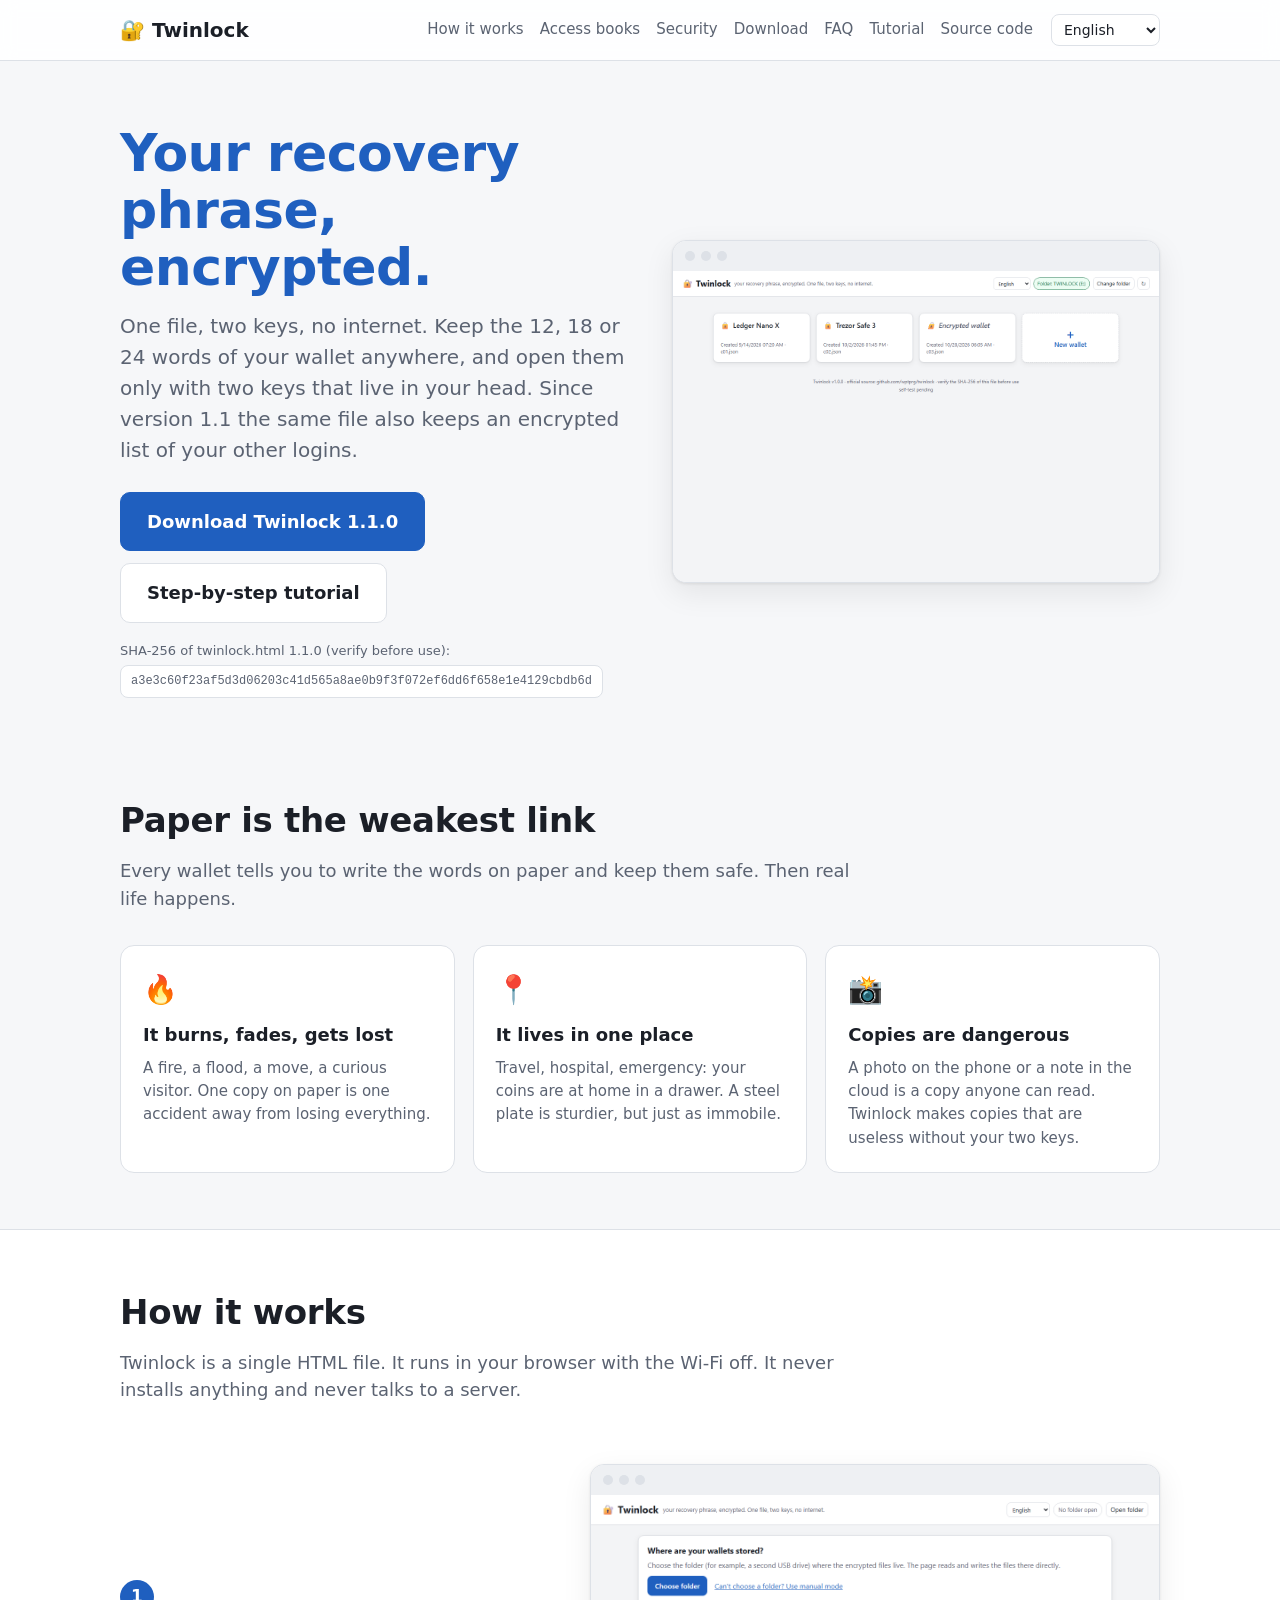
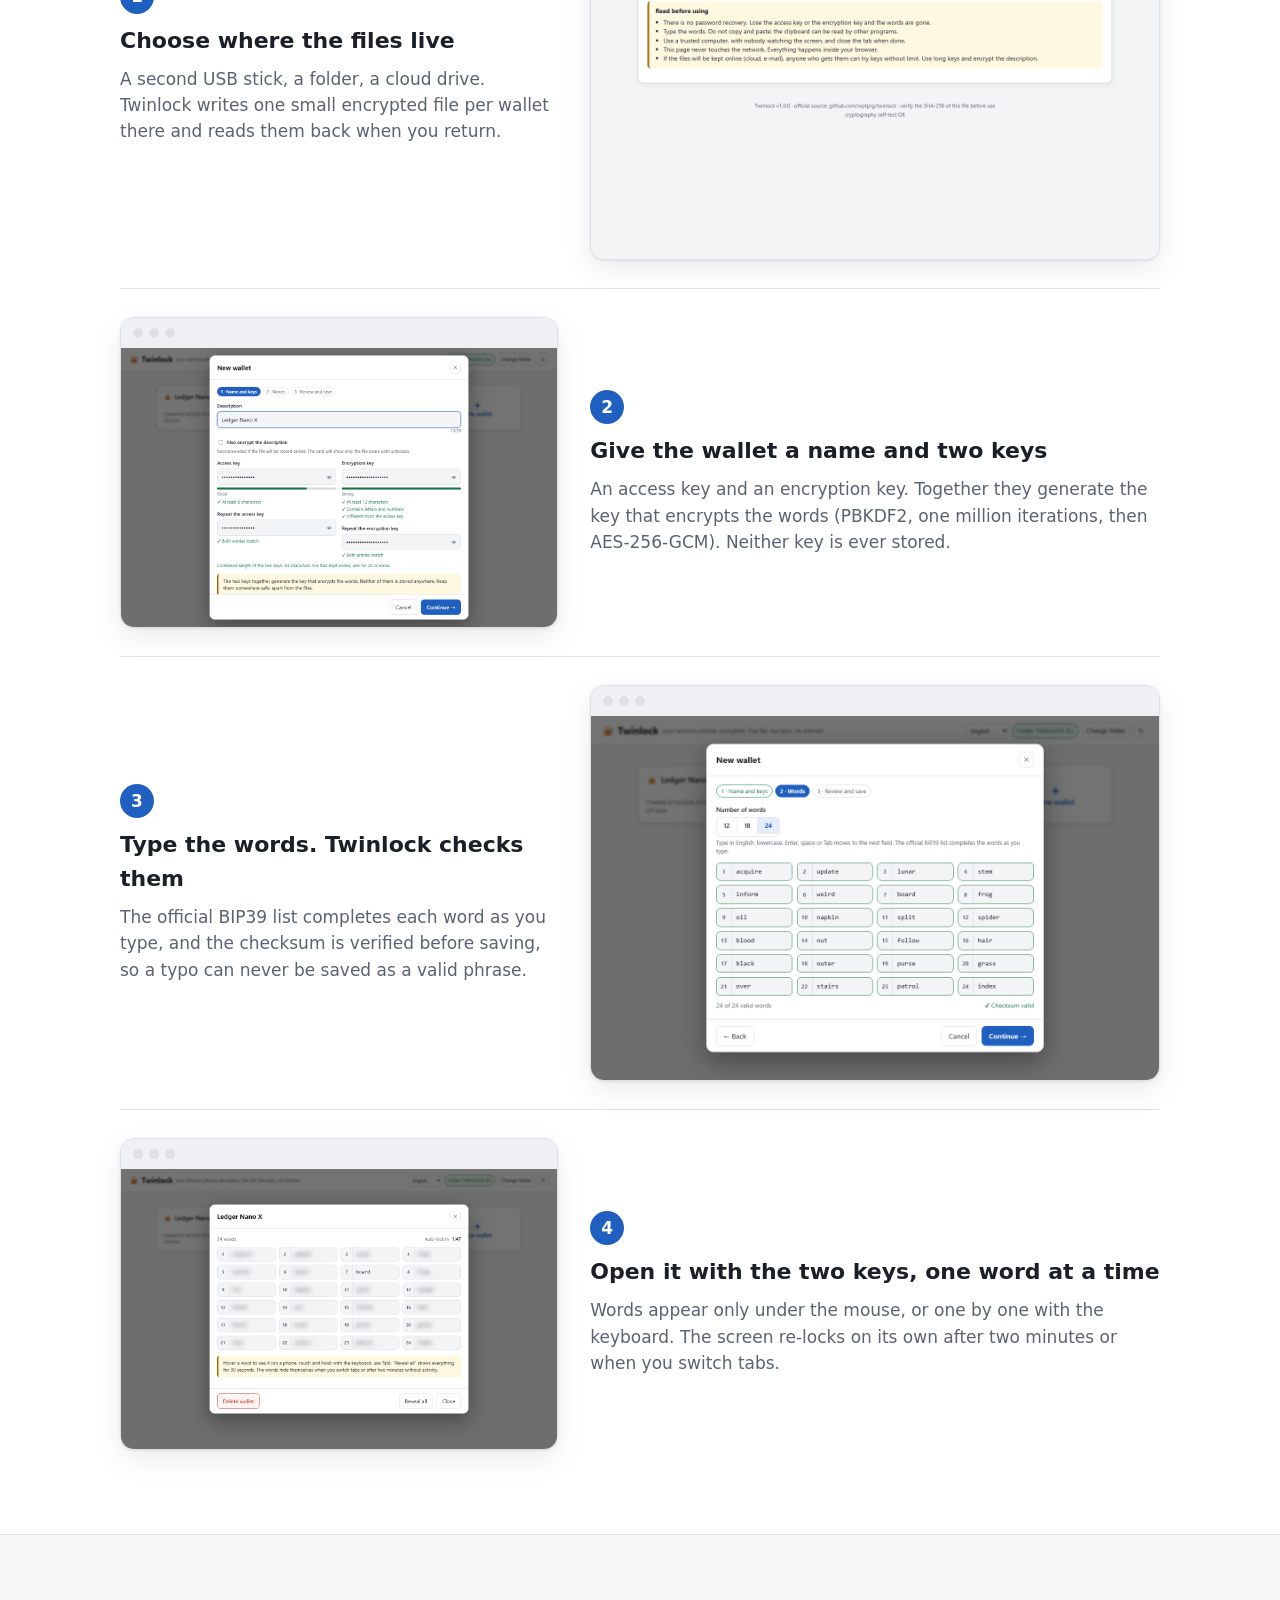
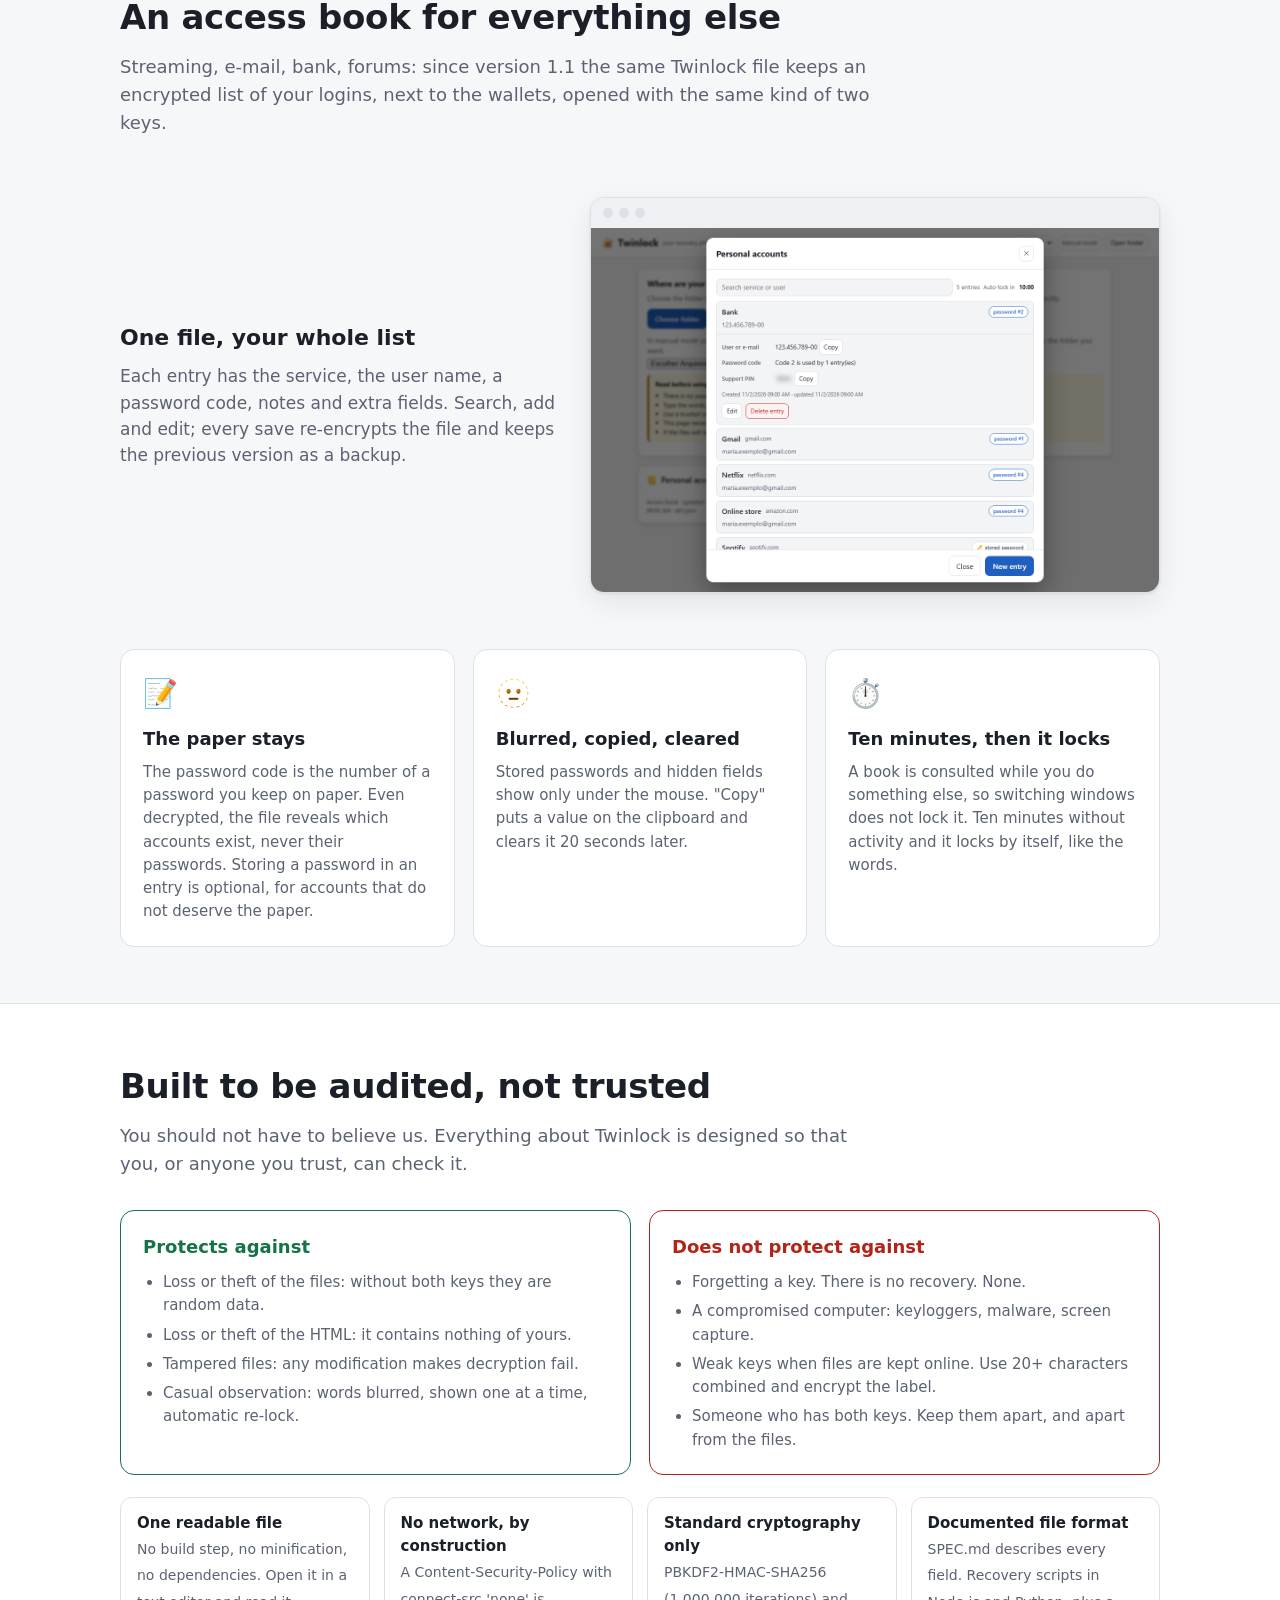
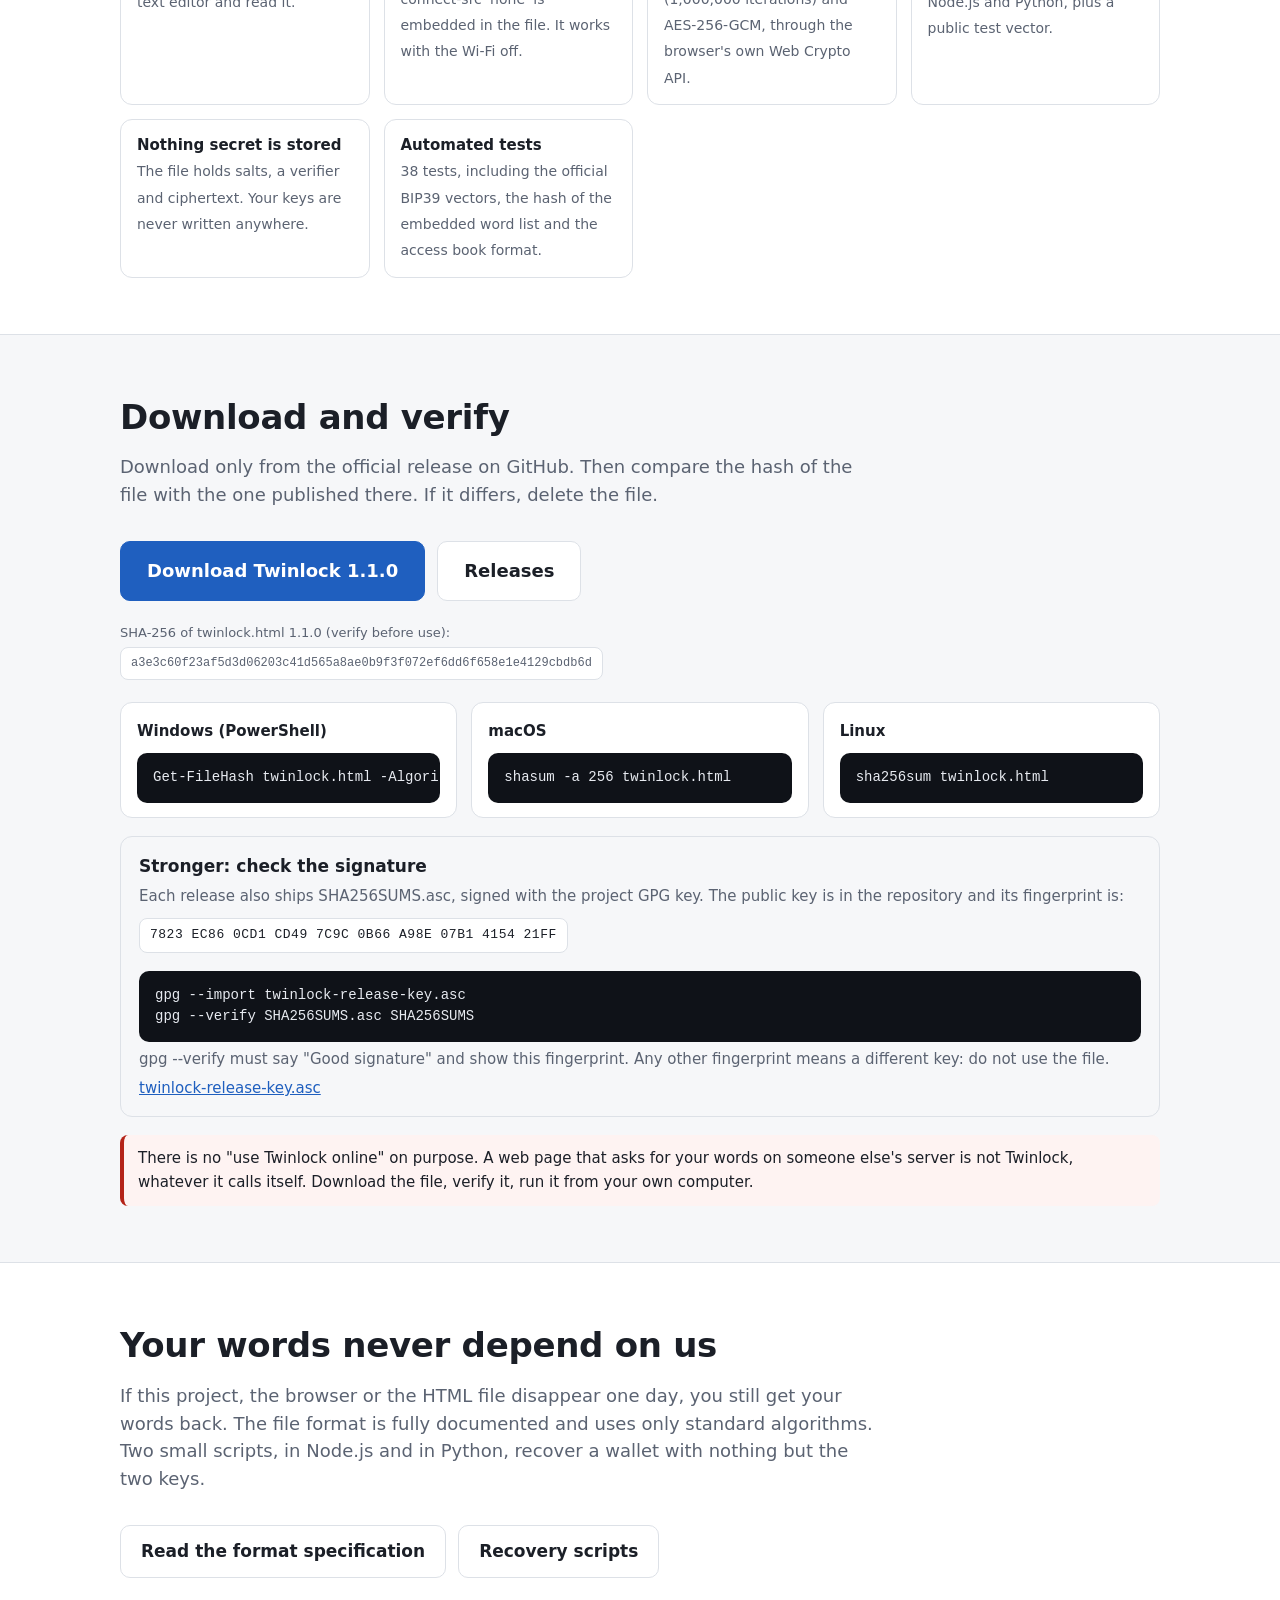
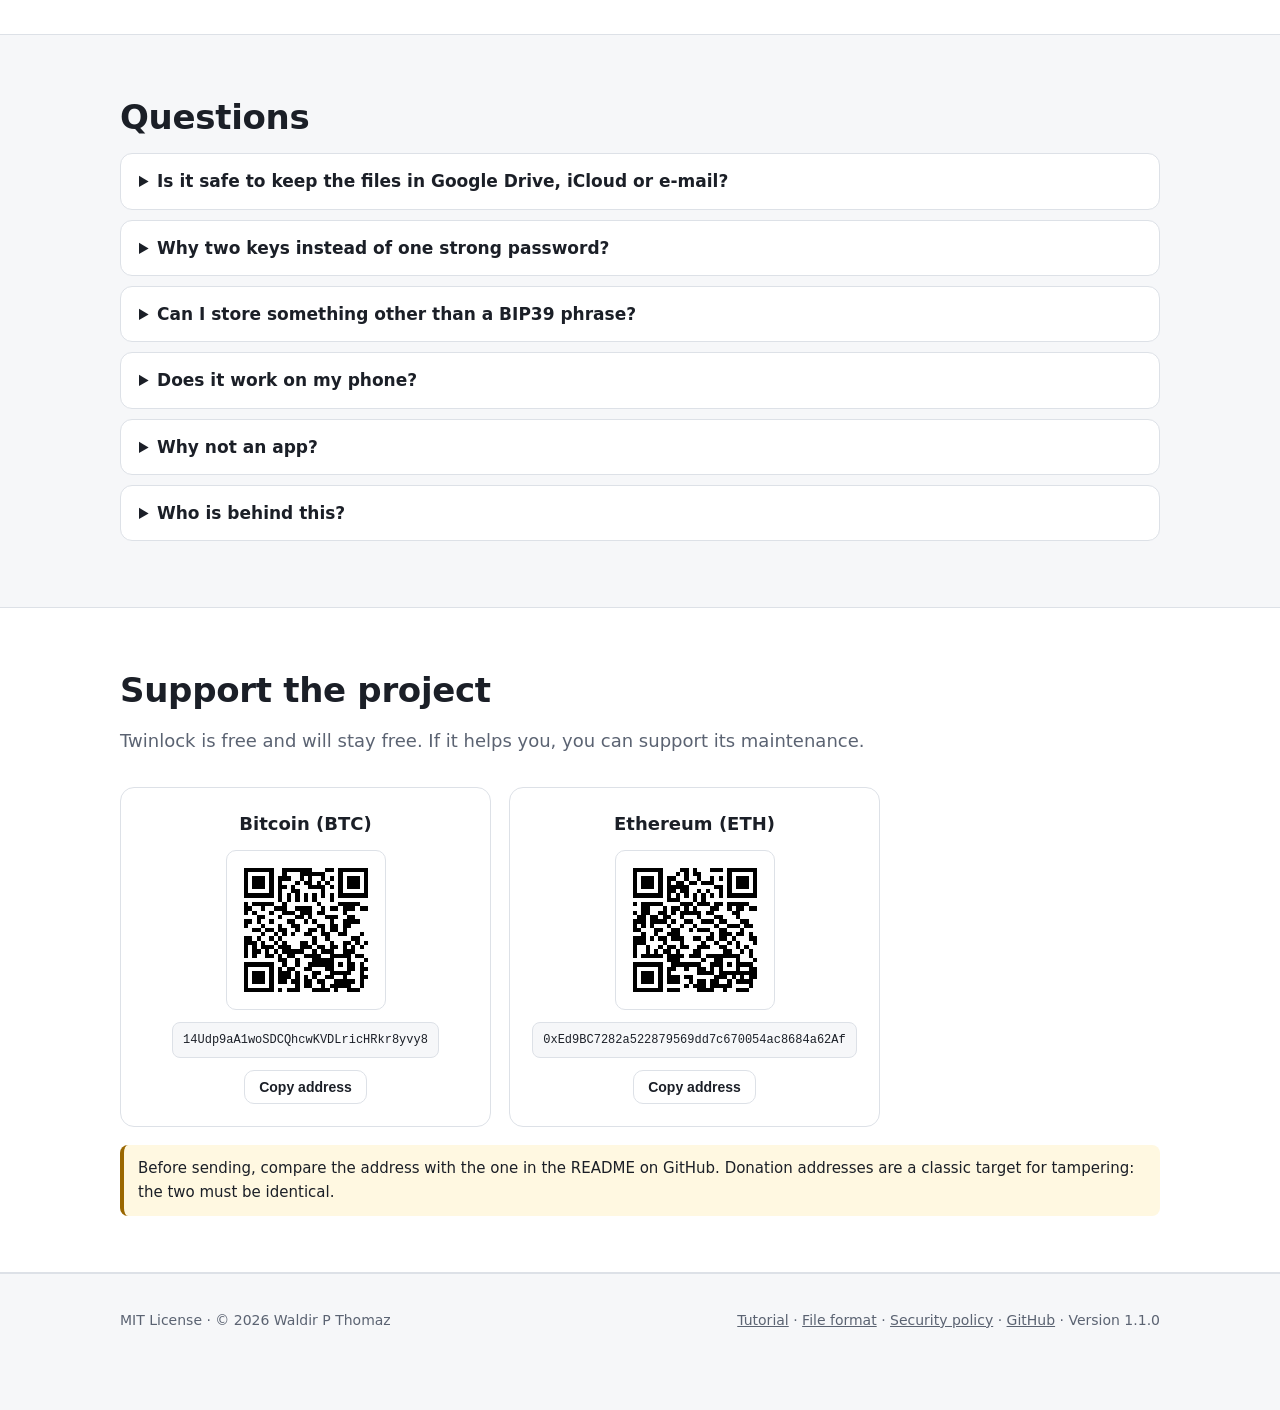
<file: docs/index.html>
<!doctype html>
<html lang="en">
<head>
<meta charset="utf-8">
<meta name="viewport" content="width=device-width, initial-scale=1">
<meta http-equiv="Content-Security-Policy" content="default-src 'none'; script-src 'self' 'sha256-HdOIr7TzEbFOnpIzfPsk+3gWjpDpbsF4m8JMfkVRd/c='; style-src 'self' 'unsafe-inline'; img-src 'self' data:; connect-src 'none'; form-action 'none'; base-uri 'none'">
<meta name="referrer" content="no-referrer">
<meta name="description" content="Twinlock: your crypto wallet recovery phrase, encrypted. One HTML file, two keys, no internet. Free and open source. Store 12, 18 or 24 BIP39 seed words safely, plus an encrypted list of your other logins.">
<title>Twinlock — your recovery phrase, encrypted</title>
<link rel="canonical" href="https://wptprg.github.io/twinlock/">
<link rel="alternate" hreflang="x-default" href="https://wptprg.github.io/twinlock/">
<link rel="alternate" hreflang="en" href="https://wptprg.github.io/twinlock/?lang=en">
<link rel="alternate" hreflang="pt-BR" href="https://wptprg.github.io/twinlock/?lang=pt-BR">
<link rel="alternate" hreflang="es" href="https://wptprg.github.io/twinlock/?lang=es">
<meta property="og:type" content="website">
<meta property="og:site_name" content="Twinlock">
<meta property="og:title" content="Twinlock — your recovery phrase, encrypted">
<meta property="og:description" content="One HTML file, two keys, no internet. Store the 12, 18 or 24 words of your crypto wallet anywhere, encrypted, plus an encrypted list of your other logins. Free and open source.">
<meta property="og:url" content="https://wptprg.github.io/twinlock/">
<meta property="og:image" content="https://wptprg.github.io/twinlock/img/cards-en.png">
<meta property="og:image:width" content="1280">
<meta property="og:image:height" content="820">
<meta name="twitter:card" content="summary_large_image">
<meta name="twitter:title" content="Twinlock — your recovery phrase, encrypted">
<meta name="twitter:description" content="One HTML file, two keys, no internet. Free and open-source vault for BIP39 seed phrases.">
<meta name="twitter:image" content="https://wptprg.github.io/twinlock/img/cards-en.png">
<script type="application/ld+json">{
 "@context": "https://schema.org",
 "@type": "SoftwareApplication",
 "name": "Twinlock",
 "applicationCategory": "SecurityApplication",
 "operatingSystem": "Any (web browser, offline)",
 "softwareVersion": "1.1.0",
 "description": "Offline, single-file vault for crypto wallet recovery phrases (12, 18 or 24 BIP39 words) and for an encrypted list of your other logins. Two keys, AES-256-GCM, no internet, free and open source.",
 "url": "https://wptprg.github.io/twinlock/",
 "downloadUrl": "https://github.com/wptprg/twinlock/releases/latest",
 "codeRepository": "https://github.com/wptprg/twinlock",
 "license": "https://opensource.org/licenses/MIT",
 "isAccessibleForFree": true,
 "offers": {
  "@type": "Offer",
  "price": "0",
  "priceCurrency": "USD"
 },
 "inLanguage": [
  "en",
  "pt-BR",
  "es"
 ],
 "author": {
  "@type": "Person",
  "name": "Waldir P Thomaz",
  "url": "https://github.com/wptprg"
 }
}</script>
<link rel="stylesheet" href="site.css">
<link rel="icon" href="data:image/svg+xml,%3Csvg xmlns='http://www.w3.org/2000/svg' viewBox='0 0 100 100'%3E%3Ctext y='.9em' font-size='90'%3E%F0%9F%94%90%3C/text%3E%3C/svg%3E">
</head>
<body data-pagina="index">

<nav class="topo">
  <div class="wrap">
    <a class="logo" href="#">🔐 Twinlock</a>
    <div class="links">
      <a href="#como" data-i18n="navComo"></a>
      <a href="#acessos" data-i18n="navAcessos"></a>
      <a href="#seguranca" data-i18n="navSeguranca"></a>
      <a href="#baixar" data-i18n="navBaixar"></a>
      <a href="#faq" data-i18n="navFaq"></a>
      <a href="tutorial.html" data-i18n="navTutorial"></a>
      <a data-repo="" href="https://github.com/wptprg/twinlock" data-i18n="navCodigo"></a>
    </div>
    <select class="idioma" aria-label="Language">
      <option value="en">English</option>
      <option value="pt-BR">Português</option>
      <option value="es">Español</option>
    </select>
  </div>
</nav>

<header class="hero">
  <div class="wrap grade">
    <div>
      <h1><span data-i18n="h1a"></span><br><span data-i18n="h1b"></span></h1>
      <p class="sub" data-i18n="sub"></p>
      <div class="acoes">
        <a class="btn primario grande" data-download href="#baixar" data-i18n="btnBaixar"></a>
        <a class="btn grande" href="tutorial.html" data-i18n="btnTutorial"></a>
      </div>
      <div class="hash"><span data-i18n="hashRotulo"></span><br><code data-hash></code></div>
    </div>
    <div class="moldura">
      <div class="barra"><i></i><i></i><i></i></div>
      <img data-shot="cards" alt="Twinlock: wallet cards" width="1280" height="820">
    </div>
  </div>
</header>

<section id="problema">
  <div class="wrap">
    <h2 data-i18n="probTitulo"></h2>
    <p class="lead" data-i18n="probLead"></p>
    <div class="cartoes">
      <div class="cartao"><div class="ico">🔥</div><h3 data-i18n="prob1T"></h3><p data-i18n="prob1P"></p></div>
      <div class="cartao"><div class="ico">📍</div><h3 data-i18n="prob2T"></h3><p data-i18n="prob2P"></p></div>
      <div class="cartao"><div class="ico">📸</div><h3 data-i18n="prob3T"></h3><p data-i18n="prob3P"></p></div>
    </div>
  </div>
</section>

<section id="como" class="alt">
  <div class="wrap">
    <h2 data-i18n="comoTitulo"></h2>
    <p class="lead" data-i18n="comoLead"></p>

    <div class="passo">
      <div class="texto"><span class="num">1</span><h3 data-i18n="p1T"></h3><p data-i18n="p1P"></p></div>
      <div class="moldura"><div class="barra"><i></i><i></i><i></i></div><img data-shot="home" alt="Choosing the folder" width="1280" height="820"></div>
    </div>
    <div class="passo">
      <div class="texto"><span class="num">2</span><h3 data-i18n="p2T"></h3><p data-i18n="p2P"></p></div>
      <div class="moldura"><div class="barra"><i></i><i></i><i></i></div><img data-shot="new1" alt="Name and two keys" width="1280" height="820"></div>
    </div>
    <div class="passo">
      <div class="texto"><span class="num">3</span><h3 data-i18n="p3T"></h3><p data-i18n="p3P"></p></div>
      <div class="moldura"><div class="barra"><i></i><i></i><i></i></div><img data-shot="new2" alt="Typing the words" width="1280" height="820"></div>
    </div>
    <div class="passo">
      <div class="texto"><span class="num">4</span><h3 data-i18n="p4T"></h3><p data-i18n="p4P"></p></div>
      <div class="moldura"><div class="barra"><i></i><i></i><i></i></div><img data-shot="open" alt="Reading the words one at a time" width="1280" height="820"></div>
    </div>
  </div>
</section>

<section id="acessos">
  <div class="wrap">
    <h2 data-i18n="acTitulo"></h2>
    <p class="lead" data-i18n="acLead"></p>
    <div class="passo">
      <div class="texto"><h3 data-i18n="acSubT"></h3><p data-i18n="acSubP"></p></div>
      <div class="moldura"><div class="barra"><i></i><i></i><i></i></div><img data-shot="book" alt="An access book, unlocked: searchable list of logins" width="1280" height="820"></div>
    </div>
    <div class="cartoes" style="margin-top:28px;">
      <div class="cartao"><div class="ico">📝</div><h3 data-i18n="ac1T"></h3><p data-i18n="ac1P"></p></div>
      <div class="cartao"><div class="ico">🫥</div><h3 data-i18n="ac2T"></h3><p data-i18n="ac2P"></p></div>
      <div class="cartao"><div class="ico">⏱️</div><h3 data-i18n="ac3T"></h3><p data-i18n="ac3P"></p></div>
    </div>
  </div>
</section>

<section id="seguranca" class="alt">
  <div class="wrap">
    <h2 data-i18n="segTitulo"></h2>
    <p class="lead" data-i18n="segLead"></p>
    <div class="duas">
      <div class="lista ok"><h3 data-i18n="protT"></h3><ul><li data-i18n="prot1"></li><li data-i18n="prot2"></li><li data-i18n="prot3"></li><li data-i18n="prot4"></li></ul></div>
      <div class="lista nao"><h3 data-i18n="naoT"></h3><ul><li data-i18n="nao1"></li><li data-i18n="nao2"></li><li data-i18n="nao3"></li><li data-i18n="nao4"></li></ul></div>
    </div>
    <div class="fatos">
      <div class="fato"><b data-i18n="f1b"></b><span data-i18n="f1s"></span></div>
      <div class="fato"><b data-i18n="f2b"></b><span data-i18n="f2s"></span></div>
      <div class="fato"><b data-i18n="f3b"></b><span data-i18n="f3s"></span></div>
      <div class="fato"><b data-i18n="f4b"></b><span data-i18n="f4s"></span></div>
      <div class="fato"><b data-i18n="f5b"></b><span data-i18n="f5s"></span></div>
      <div class="fato"><b data-i18n="f6b"></b><span data-i18n="f6s"></span></div>
    </div>
  </div>
</section>

<section id="baixar">
  <div class="wrap">
    <h2 data-i18n="verTitulo"></h2>
    <p class="lead" data-i18n="verLead"></p>
    <div class="acoes" style="display:flex;gap:12px;flex-wrap:wrap;margin-bottom:22px;">
      <a class="btn primario grande" data-download href="https://github.com/wptprg/twinlock/releases/latest" data-i18n="btnBaixar"></a>
      <a class="btn grande" data-repo="/releases" href="https://github.com/wptprg/twinlock/releases">Releases</a>
    </div>
    <div class="hash" style="margin:0 0 22px;"><span data-i18n="hashRotulo"></span><br><code data-hash></code></div>
    <div class="os">
      <div><b data-i18n="verWin"></b><pre>Get-FileHash twinlock.html -Algorithm SHA256</pre></div>
      <div><b data-i18n="verMac"></b><pre>shasum -a 256 twinlock.html</pre></div>
      <div><b data-i18n="verLin"></b><pre>sha256sum twinlock.html</pre></div>
    </div>
    <div class="gpg">
      <h3 data-i18n="verGpgT"></h3>
      <p data-i18n="verGpgP"></p>
      <code class="fp" data-gpg></code>
      <pre>gpg --import twinlock-release-key.asc
gpg --verify SHA256SUMS.asc SHA256SUMS</pre>
      <p data-i18n="verGpgOk"></p>
      <a data-repo="/blob/main/twinlock-release-key.asc" href="https://github.com/wptprg/twinlock/blob/main/twinlock-release-key.asc">twinlock-release-key.asc</a>
    </div>
    <div class="perigo-box" data-i18n="verAviso"></div>
  </div>
</section>

<section id="recuperar" class="alt">
  <div class="wrap">
    <h2 data-i18n="recTitulo"></h2>
    <p class="lead" data-i18n="recLead"></p>
    <div style="display:flex;gap:12px;flex-wrap:wrap;">
      <a class="btn" data-repo="/blob/main/SPEC.md" href="https://github.com/wptprg/twinlock/blob/main/SPEC.md" data-i18n="recBtn"></a>
      <a class="btn" data-repo="/tree/main/tools" href="https://github.com/wptprg/twinlock/tree/main/tools" data-i18n="recBtn2"></a>
    </div>
  </div>
</section>

<section id="faq">
  <div class="wrap">
    <h2 data-i18n="faqTitulo"></h2>
    <details><summary data-i18n="q1"></summary><p data-i18n="a1"></p></details>
    <details><summary data-i18n="q2"></summary><p data-i18n="a2"></p></details>
    <details><summary data-i18n="q3"></summary><p data-i18n="a3"></p></details>
    <details><summary data-i18n="q4"></summary><p data-i18n="a4"></p></details>
    <details><summary data-i18n="q5"></summary><p data-i18n="a5"></p></details>
    <details><summary data-i18n="q6"></summary><p data-i18n="a6"></p></details>
  </div>
</section>

<section id="apoiar" class="alt">
  <div class="wrap">
    <h2 data-i18n="apoioTitulo"></h2>
    <p class="lead" data-i18n="apoioLead"></p>
    <div class="doacoes">
      <div class="doacao">
        <h3>Bitcoin (BTC)</h3>
        <img src="img/btc.svg" alt="QR code: Bitcoin address" width="160" height="160">
        <code data-endereco="btc"></code>
        <button type="button" class="btn copiar" data-copiar="btc" data-i18n="apoioCopiar"></button>
      </div>
      <div class="doacao">
        <h3>Ethereum (ETH)</h3>
        <img src="img/eth.svg" alt="QR code: Ethereum address" width="160" height="160">
        <code data-endereco="eth"></code>
        <button type="button" class="btn copiar" data-copiar="eth" data-i18n="apoioCopiar"></button>
      </div>
    </div>
    <div class="aviso" data-i18n="apoioAviso"></div>
  </div>
</section>

<footer>
  <div class="wrap">
    <span data-i18n="rodLic"></span>
    <span>
      <a href="tutorial.html" data-i18n="rodTut"></a> ·
      <a data-repo="/blob/main/SPEC.md" href="https://github.com/wptprg/twinlock/blob/main/SPEC.md" data-i18n="rodSpec"></a> ·
      <a data-repo="/blob/main/SECURITY.md" href="https://github.com/wptprg/twinlock/blob/main/SECURITY.md" data-i18n="rodSeg"></a> ·
      <a data-repo="" href="https://github.com/wptprg/twinlock">GitHub</a> ·
      <span data-i18n="rodVersao"></span>
    </span>
  </div>
</footer>

<script src="site.js"></script>
</body>
</html>
</file>
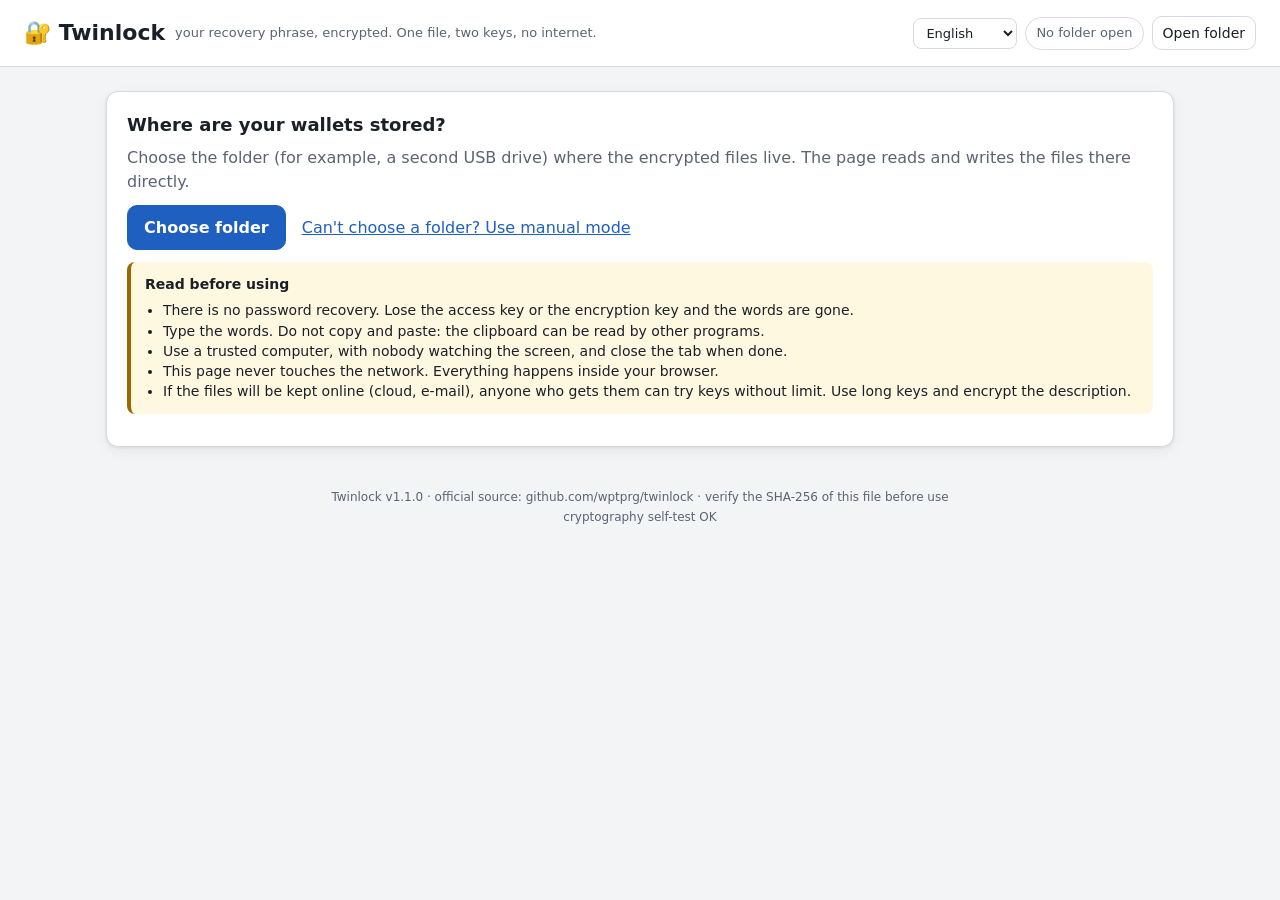
<file: twinlock.html>
<!doctype html>
<html lang="en">
<head>
<meta charset="utf-8">
<meta name="viewport" content="width=device-width, initial-scale=1">
<!--
  Twinlock — your recovery phrase, encrypted. One file, two keys, no internet.
  Single-file, dependency-free, offline. The Content-Security-Policy below blocks ALL network access:
  nothing you type can leave this page. See SPEC.md for the file format and tools/ for a standalone recovery script.
-->
<meta http-equiv="Content-Security-Policy" content="default-src 'none'; script-src 'unsafe-inline'; style-src 'unsafe-inline'; img-src data:; connect-src 'none'; form-action 'none'; base-uri 'none'">
<meta name="referrer" content="no-referrer">
<title>Twinlock</title>
<style>
  :root {
    --fundo: #f3f4f6;
    --superficie: #ffffff;
    --borda: #d6d9df;
    --texto: #1b1f27;
    --texto-2: #5b6372;
    --primaria: #1f5fbf;
    --primaria-texto: #ffffff;
    --perigo: #b42318;
    --perigo-fundo: #fef3f2;
    --ok: #157347;
    --ok-fundo: #ecfdf3;
    --aviso: #9a6700;
    --aviso-fundo: #fff8e1;
    --sombra: 0 1px 3px rgba(0,0,0,.08), 0 4px 14px rgba(0,0,0,.06);
    --raio: 12px;
  }
  @media (prefers-color-scheme: dark) {
    :root {
      --fundo: #0f1218;
      --superficie: #181c25;
      --borda: #2b313d;
      --texto: #e7eaf0;
      --texto-2: #9aa3b2;
      --primaria: #5b96f0;
      --primaria-texto: #0b1220;
      --perigo: #f28b82;
      --perigo-fundo: #2a1716;
      --ok: #6fcf97;
      --ok-fundo: #142a1e;
      --aviso: #f2c14e;
      --aviso-fundo: #2b2410;
      --sombra: 0 1px 3px rgba(0,0,0,.4), 0 4px 14px rgba(0,0,0,.3);
    }
  }
  * { box-sizing: border-box; }
  html, body { margin: 0; background: var(--fundo); color: var(--texto); font: 16px/1.45 system-ui, -apple-system, "Segoe UI", Roboto, sans-serif; }
  button, input, select { font: inherit; color: inherit; }
  [hidden] { display: none !important; }
  code { font-family: ui-monospace, Consolas, monospace; font-size: .95em; }

  header { display: flex; flex-wrap: wrap; gap: 12px; align-items: center; justify-content: space-between; padding: 16px 24px; border-bottom: 1px solid var(--borda); background: var(--superficie); }
  header h1 { margin: 0; font-size: 22px; display: flex; align-items: center; gap: 10px; flex-wrap: wrap; }
  header h1 small { font-weight: 400; color: var(--texto-2); font-size: 13px; }
  .acoes-topo { display: flex; gap: 8px; flex-wrap: wrap; align-items: center; }
  .chip { display: inline-flex; align-items: center; gap: 6px; padding: 6px 10px; border-radius: 999px; border: 1px solid var(--borda); font-size: 13px; color: var(--texto-2); max-width: 320px; overflow: hidden; white-space: nowrap; text-overflow: ellipsis; }
  .chip.ok { border-color: var(--ok); color: var(--ok); background: var(--ok-fundo); }
  select.idioma { padding: 6px 8px; border-radius: 8px; border: 1px solid var(--borda); background: var(--superficie); font-size: 13px; }

  main { max-width: 1100px; margin: 0 auto; padding: 24px 16px 60px; }

  .btn { display: inline-flex; align-items: center; justify-content: center; gap: 8px; padding: 10px 16px; border-radius: 10px; border: 1px solid var(--borda); background: var(--superficie); cursor: pointer; transition: filter .15s, transform .05s; }
  .btn:hover { filter: brightness(.96); }
  .btn:active { transform: translateY(1px); }
  .btn:disabled { opacity: .5; cursor: not-allowed; }
  .btn.primario { background: var(--primaria); border-color: var(--primaria); color: var(--primaria-texto); font-weight: 600; }
  .btn.perigo { color: var(--perigo); border-color: var(--perigo); background: var(--perigo-fundo); }
  .btn.pequeno { padding: 6px 10px; font-size: 14px; }
  .btn.link { border: none; background: none; color: var(--primaria); padding: 4px 6px; text-decoration: underline; }

  .painel { background: var(--superficie); border: 1px solid var(--borda); border-radius: var(--raio); padding: 20px; box-shadow: var(--sombra); }
  .painel h2 { margin: 0 0 8px; font-size: 18px; }
  .painel p { margin: 6px 0; color: var(--texto-2); }
  .aviso { border-left: 4px solid var(--aviso); background: var(--aviso-fundo); padding: 12px 14px; border-radius: 8px; margin: 12px 0; font-size: 14px; }
  .aviso ul { margin: 6px 0 0 18px; padding: 0; }
  .erro-box { border-left: 4px solid var(--perigo); background: var(--perigo-fundo); color: var(--perigo); padding: 10px 12px; border-radius: 8px; margin: 10px 0; font-size: 14px; }

  .grade-cards { display: grid; grid-template-columns: repeat(auto-fill, minmax(230px, 1fr)); gap: 16px; margin-top: 20px; }
  .card { background: var(--superficie); border: 1px solid var(--borda); border-radius: var(--raio); padding: 18px; min-height: 130px; cursor: pointer; box-shadow: var(--sombra); display: flex; flex-direction: column; justify-content: space-between; transition: transform .12s, border-color .12s; text-align: left; }
  .card:hover { transform: translateY(-2px); border-color: var(--primaria); }
  .card:focus-visible { outline: 3px solid var(--primaria); outline-offset: 2px; }
  .card .titulo { font-size: 18px; font-weight: 600; display: flex; gap: 8px; align-items: center; word-break: break-word; }
  .card .titulo.cifrada { color: var(--texto-2); font-style: italic; font-weight: 500; }
  .card .meta { color: var(--texto-2); font-size: 13px; margin-top: 10px; }
  .card.nova { border-style: dashed; align-items: center; justify-content: center; color: var(--primaria); font-weight: 600; font-size: 17px; }
  .card.nova .mais { font-size: 34px; line-height: 1; }

  dialog { border: none; border-radius: 16px; padding: 0; width: min(760px, calc(100vw - 32px)); max-height: calc(100vh - 32px); background: var(--superficie); color: var(--texto); box-shadow: 0 20px 60px rgba(0,0,0,.35); }
  dialog::backdrop { background: rgba(0,0,0,.55); backdrop-filter: blur(2px); }
  .dlg-cabecalho { display: flex; justify-content: space-between; align-items: center; padding: 18px 22px; border-bottom: 1px solid var(--borda); }
  .dlg-cabecalho h2 { margin: 0; font-size: 19px; }
  .dlg-corpo { padding: 20px 22px; overflow: auto; max-height: calc(100vh - 190px); }
  .dlg-rodape { display: flex; justify-content: space-between; gap: 10px; padding: 14px 22px; border-top: 1px solid var(--borda); flex-wrap: wrap; }
  .dlg-rodape .direita { display: flex; gap: 10px; margin-left: auto; }

  .passos { display: flex; gap: 6px; margin-bottom: 18px; font-size: 13px; color: var(--texto-2); flex-wrap: wrap; }
  .passos span { padding: 4px 10px; border-radius: 999px; border: 1px solid var(--borda); }
  .passos span.ativo { background: var(--primaria); color: var(--primaria-texto); border-color: var(--primaria); font-weight: 600; }
  .passos span.feito { border-color: var(--ok); color: var(--ok); }

  .campo { margin-bottom: 16px; }
  .campo label { display: block; font-weight: 600; margin-bottom: 6px; font-size: 14px; }
  .campo .dica { font-size: 13px; color: var(--texto-2); margin-top: 4px; }
  .campo.caixa label { display: flex; gap: 8px; align-items: flex-start; font-weight: 500; cursor: pointer; }
  .campo.caixa input { margin-top: 3px; }
  .entrada { display: flex; align-items: stretch; border: 1px solid var(--borda); border-radius: 10px; background: var(--fundo); overflow: hidden; }
  .entrada:focus-within { border-color: var(--primaria); box-shadow: 0 0 0 3px color-mix(in srgb, var(--primaria) 20%, transparent); }
  .entrada input { flex: 1; border: none; background: transparent; padding: 11px 12px; min-width: 0; outline: none; font-size: 16px; }
  .entrada .olho { border: none; background: transparent; padding: 0 12px; cursor: pointer; color: var(--texto-2); }
  .entrada .olho:hover { color: var(--texto); }
  .contador { font-size: 12px; color: var(--texto-2); text-align: right; }
  .regras { list-style: none; padding: 0; margin: 6px 0 0; font-size: 13px; display: grid; gap: 2px; }
  .regras li::before { content: "○ "; color: var(--texto-2); }
  .regras li.ok { color: var(--ok); }
  .regras li.ok::before { content: "✔ "; }
  .forca { height: 6px; border-radius: 3px; background: var(--borda); margin-top: 8px; overflow: hidden; }
  .forca i { display: block; height: 100%; width: 0; transition: width .2s, background .2s; }
  .forca-rotulo { font-size: 12px; color: var(--texto-2); margin-top: 4px; }
  .duas-colunas { display: grid; grid-template-columns: 1fr 1fr; gap: 16px; }
  @media (max-width: 640px) { .duas-colunas { grid-template-columns: 1fr; } }
  .combinado { font-size: 13px; color: var(--texto-2); margin: -4px 0 14px; }
  .combinado.ok { color: var(--ok); }

  .seletor-qtd { display: inline-flex; border: 1px solid var(--borda); border-radius: 10px; overflow: hidden; }
  .seletor-qtd label { padding: 8px 16px; cursor: pointer; border-right: 1px solid var(--borda); }
  .seletor-qtd label:last-child { border-right: none; }
  .seletor-qtd input { display: none; }
  .seletor-qtd input:checked + span { font-weight: 700; color: var(--primaria); }
  .seletor-qtd label:has(input:checked) { background: color-mix(in srgb, var(--primaria) 12%, transparent); }

  .grade-palavras { display: grid; grid-template-columns: repeat(auto-fill, minmax(150px, 1fr)); gap: 10px; margin-top: 14px; }
  .palavra { display: flex; align-items: center; border: 1px solid var(--borda); border-radius: 10px; background: var(--fundo); overflow: hidden; }
  .palavra b { width: 34px; text-align: center; font-size: 12px; color: var(--texto-2); border-right: 1px solid var(--borda); align-self: stretch; display: flex; align-items: center; justify-content: center; }
  .palavra input { flex: 1; min-width: 0; border: none; background: transparent; padding: 9px 10px; outline: none; font-family: ui-monospace, Consolas, monospace; font-size: 15px; }
  .palavra.ok { border-color: var(--ok); }
  .palavra.erro { border-color: var(--perigo); background: var(--perigo-fundo); }
  .palavra:focus-within { border-color: var(--primaria); box-shadow: 0 0 0 3px color-mix(in srgb, var(--primaria) 20%, transparent); }
  .palavra .texto { flex: 1; padding: 9px 10px; font-family: ui-monospace, Consolas, monospace; font-size: 15px; user-select: text; }
  .grade-palavras.oculta .texto { filter: blur(7px); user-select: none; transition: filter .12s; }
  .grade-palavras.oculta .palavra { cursor: pointer; touch-action: manipulation; -webkit-touch-callout: none; }
  .grade-palavras.oculta .palavra:hover .texto,
  .grade-palavras.oculta .palavra:focus-visible .texto,
  .grade-palavras.oculta .palavra.revelada .texto { filter: none; user-select: text; }
  .grade-palavras.oculta .palavra:focus-visible { outline: 2px solid var(--primaria); outline-offset: 1px; }
  .status-palavras { display: flex; justify-content: space-between; align-items: center; margin-top: 12px; font-size: 14px; color: var(--texto-2); flex-wrap: wrap; gap: 8px; }

  .resumo dt { font-weight: 600; font-size: 13px; color: var(--texto-2); margin-top: 10px; }
  .resumo dd { margin: 2px 0 0; font-size: 16px; }

  .barra-trava { display: flex; align-items: center; gap: 10px; font-size: 13px; color: var(--texto-2); }
  .barra-trava b { font-variant-numeric: tabular-nums; color: var(--texto); }

  /* ---- access book ---- */
  .status-palavras .entrada { flex: 1 1 200px; }
  .status-palavras .entrada input { padding: 8px 12px; font-size: 15px; }
  .lista-acessos { display: grid; gap: 8px; margin-top: 12px; }
  .acesso { border: 1px solid var(--borda); border-radius: 10px; background: var(--fundo); }
  .acesso .linha { display: flex; gap: 6px 10px; align-items: center; padding: 10px 12px; cursor: pointer; flex-wrap: wrap; border-radius: 10px; }
  .acesso .linha:hover { background: color-mix(in srgb, var(--primaria) 6%, transparent); }
  .acesso .linha:focus-visible { outline: 2px solid var(--primaria); outline-offset: -2px; }
  .acesso .nome { font-weight: 600; word-break: break-word; }
  .acesso .end { color: var(--texto-2); font-size: 13px; word-break: break-all; }
  .acesso .usu { flex: 1 1 100%; color: var(--texto-2); font-size: 14px; word-break: break-all; }
  .acesso .badges { margin-left: auto; display: flex; gap: 6px; flex-wrap: wrap; }
  .badge { display: inline-flex; align-items: center; gap: 6px; padding: 3px 9px; border-radius: 999px; font-size: 12px; border: 1px solid var(--borda); background: var(--superficie); white-space: nowrap; }
  .badge.codigo { border-color: var(--primaria); color: var(--primaria); font-weight: 600; }
  .acesso .detalhes { display: none; padding: 4px 12px 12px; border-top: 1px solid var(--borda); }
  .acesso.aberto .detalhes { display: block; }
  .detalhes .item { display: flex; gap: 10px; align-items: baseline; flex-wrap: wrap; margin-top: 8px; font-size: 14px; }
  .detalhes .item b { color: var(--texto-2); font-weight: 600; font-size: 13px; min-width: 110px; }
  .detalhes .item .valor { white-space: pre-wrap; word-break: break-word; }
  .detalhes .datas { font-size: 12px; color: var(--texto-2); margin-top: 10px; }
  .detalhes .acoes { display: flex; gap: 8px; margin-top: 12px; flex-wrap: wrap; }
  .segredo { font-family: ui-monospace, Consolas, monospace; filter: blur(6px); user-select: none; cursor: pointer; transition: filter .12s; padding: 0 4px; border-radius: 4px; touch-action: manipulation; -webkit-touch-callout: none; }
  .segredo:hover, .segredo:focus-visible, .segredo.revelada { filter: none; user-select: text; }
  .segredo:focus-visible { outline: 2px solid var(--primaria); }
  textarea.area { width: 100%; border: 1px solid var(--borda); border-radius: 10px; background: var(--fundo); padding: 10px 12px; min-height: 76px; resize: vertical; outline: none; font: inherit; color: inherit; }
  textarea.area:focus { border-color: var(--primaria); box-shadow: 0 0 0 3px color-mix(in srgb, var(--primaria) 20%, transparent); }
  .campo-extra { display: grid; grid-template-columns: 1fr 1.4fr auto auto; gap: 8px; align-items: center; margin-bottom: 8px; }
  .campo-extra .entrada input { padding: 8px 10px; font-size: 15px; }
  .campo-extra label { display: flex; gap: 5px; align-items: center; font-size: 13px; color: var(--texto-2); cursor: pointer; white-space: nowrap; }
  @media (max-width: 640px) { .campo-extra { grid-template-columns: 1fr 1fr; } }
  .intro-caderno { border-left: 4px solid var(--primaria); background: color-mix(in srgb, var(--primaria) 8%, transparent); padding: 12px 14px; border-radius: 8px; margin: 0 0 16px; font-size: 14px; }

  #toast { position: fixed; left: 50%; bottom: 24px; transform: translateX(-50%) translateY(20px); background: var(--texto); color: var(--fundo); padding: 12px 18px; border-radius: 10px; opacity: 0; pointer-events: none; transition: opacity .2s, transform .2s; max-width: calc(100vw - 32px); font-size: 14px; z-index: 50; }
  #toast.visivel { opacity: 1; transform: translateX(-50%) translateY(0); }
  #toast.erro { background: var(--perigo); color: #fff; }

  .spinner { width: 16px; height: 16px; border: 2px solid currentColor; border-right-color: transparent; border-radius: 50%; animation: gira .7s linear infinite; display: inline-block; }
  @keyframes gira { to { transform: rotate(360deg); } }
  footer { text-align: center; color: var(--texto-2); font-size: 12px; margin-top: 40px; line-height: 1.7; }
</style>
</head>
<body>

<header>
  <h1>🔐 Twinlock <small data-i18n="slogan"></small></h1>
  <div class="acoes-topo">
    <select id="selIdioma" class="idioma" aria-label="Language">
      <option value="en">English</option>
      <option value="pt-BR">Português</option>
      <option value="es">Español</option>
    </select>
    <span id="chipPasta" class="chip"></span>
    <button id="btnAbrirPasta" class="btn pequeno"></button>
    <button id="btnRecarregar" class="btn pequeno" hidden>↻</button>
  </div>
</header>

<main>
  <section id="painelIncompativel" class="painel" hidden>
    <h2 data-i18n="incompativelTitulo"></h2>
    <p data-i18n="incompativelTexto"></p>
  </section>

  <section id="painelInicio" class="painel">
    <h2 data-i18n="inicioTitulo"></h2>
    <p data-i18n="inicioTexto"></p>
    <div style="display:flex; gap:10px; flex-wrap:wrap; margin-top:12px;">
      <button id="btnEscolherPasta" class="btn primario" data-i18n="escolherPasta"></button>
      <button id="btnReabrirPasta" class="btn" hidden></button>
      <button id="btnModoManual" class="btn link" data-i18n="linkManual"></button>
    </div>
    <div id="painelManual" hidden style="margin-top:14px;">
      <p data-i18n="manualTexto"></p>
      <input id="inputArquivos" type="file" accept=".json,application/json" multiple>
    </div>
    <div class="aviso">
      <strong data-i18n="leiaAntes"></strong>
      <ul>
        <li data-i18n="aviso1"></li>
        <li data-i18n="aviso2"></li>
        <li data-i18n="aviso3"></li>
        <li data-i18n="aviso4"></li>
        <li data-i18n="aviso5"></li>
      </ul>
    </div>
  </section>

  <section id="secaoCarteiras" hidden>
    <div class="grade-cards" id="gradeCards"></div>
  </section>

  <footer id="rodape">
    <span id="rodapeVersao"></span><br>
    <span id="autoteste"></span>
  </footer>
</main>

<!-- ============ NEW WALLET ============ -->
<dialog id="dlgNova">
  <div class="dlg-cabecalho">
    <h2 id="novaTitulo"></h2>
    <button class="btn pequeno" data-fechar="dlgNova" data-i18n-title="cancelar">✕</button>
  </div>
  <div class="dlg-corpo">
    <div class="passos" id="passosNova">
      <span data-passo="1" class="ativo" data-i18n="passo1"></span>
      <span data-passo="2" data-i18n="passo2"></span>
      <span data-passo="3" data-i18n="passo3"></span>
    </div>

    <!-- Step 1 -->
    <div id="passo1">
      <p id="cadernoIntro" class="intro-caderno" hidden></p>
      <div class="campo">
        <label for="descricao" data-i18n="descricao"></label>
        <div class="entrada"><input id="descricao" maxlength="20" autocomplete="off" spellcheck="false"></div>
        <div class="contador"><span id="contDescricao">0</span>/20</div>
      </div>
      <div class="campo caixa">
        <label><input type="checkbox" id="cifrarDescricao"><span data-i18n="cifrarDescricao"></span></label>
        <div class="dica" data-i18n="cifrarDescricaoDica"></div>
      </div>

      <div class="duas-colunas">
        <div>
          <div class="campo">
            <label for="acesso" data-i18n="chaveAcesso"></label>
            <div class="entrada"><input id="acesso" type="password" autocomplete="new-password" spellcheck="false"><button type="button" class="olho" data-olho="acesso">👁</button></div>
            <div class="forca"><i id="forcaAcesso"></i></div>
            <div class="forca-rotulo" id="rotuloForcaAcesso">&nbsp;</div>
            <ul class="regras" id="regrasAcesso">
              <li data-regra="tam" data-i18n="regraTamAcesso"></li>
            </ul>
          </div>
          <div class="campo">
            <label for="acesso2" data-i18n="repitaAcesso"></label>
            <div class="entrada"><input id="acesso2" type="password" autocomplete="new-password" spellcheck="false"><button type="button" class="olho" data-olho="acesso2">👁</button></div>
            <ul class="regras"><li id="regraAcessoIgual" data-i18n="regraIgual"></li></ul>
          </div>
        </div>
        <div>
          <div class="campo">
            <label for="cripto" data-i18n="chaveCripto"></label>
            <div class="entrada"><input id="cripto" type="password" autocomplete="new-password" spellcheck="false"><button type="button" class="olho" data-olho="cripto">👁</button></div>
            <div class="forca"><i id="forcaCripto"></i></div>
            <div class="forca-rotulo" id="rotuloForcaCripto">&nbsp;</div>
            <ul class="regras" id="regrasCripto">
              <li data-regra="tam" data-i18n="regraTamCripto"></li>
              <li data-regra="mix" data-i18n="regraMix"></li>
              <li data-regra="dif" data-i18n="regraDif"></li>
            </ul>
          </div>
          <div class="campo">
            <label for="cripto2" data-i18n="repitaCripto"></label>
            <div class="entrada"><input id="cripto2" type="password" autocomplete="new-password" spellcheck="false"><button type="button" class="olho" data-olho="cripto2">👁</button></div>
            <ul class="regras"><li id="regraCriptoIgual" data-i18n="regraIgual"></li></ul>
          </div>
        </div>
      </div>
      <div class="combinado" id="combinado"></div>
      <div class="aviso" id="avisoChavesNova"></div>
    </div>

    <!-- Step 2 -->
    <div id="passo2" hidden>
      <div class="campo">
        <label data-i18n="qtdPalavras"></label>
        <div class="seletor-qtd" id="seletorQtd">
          <label><input type="radio" name="qtd" value="12"><span>12</span></label>
          <label><input type="radio" name="qtd" value="18"><span>18</span></label>
          <label><input type="radio" name="qtd" value="24" checked><span>24</span></label>
        </div>
        <div class="dica" data-i18n="dicaPalavras"></div>
      </div>
      <div class="grade-palavras" id="gradeEntrada"></div>
      <div class="status-palavras">
        <span id="contValidas"></span>
        <span id="msgChecksum"></span>
      </div>
      <datalist id="listaBip39"></datalist>
    </div>

    <!-- Step 3 -->
    <div id="passo3" hidden>
      <dl class="resumo">
        <dt data-i18n="descricao"></dt><dd id="resDescricao"></dd>
        <dt data-i18n="passo2"></dt><dd id="resQtd"></dd>
      </dl>
      <div class="grade-palavras" id="gradeConferencia"></div>
      <div class="aviso" style="margin-top:16px;" data-i18n="avisoConferir"></div>
      <div id="erroSalvar" class="erro-box" hidden></div>
    </div>
  </div>
  <div class="dlg-rodape">
    <button id="btnVoltar" class="btn" hidden data-i18n="voltar"></button>
    <div class="direita">
      <button class="btn" data-fechar="dlgNova" data-i18n="cancelar"></button>
      <button id="btnContinuar" class="btn primario" disabled data-i18n="continuar"></button>
      <button id="btnSalvar" class="btn primario" hidden></button>
    </div>
  </div>
</dialog>

<!-- ============ OPEN WALLET ============ -->
<dialog id="dlgAbrir">
  <div class="dlg-cabecalho">
    <h2 id="abrirTitulo"></h2>
    <button class="btn pequeno" data-fechar="dlgAbrir" data-i18n-title="fechar">✕</button>
  </div>
  <div class="dlg-corpo">
    <div id="abrirChaves">
      <p id="abrirInfo" style="margin-top:0;color:var(--texto-2)"></p>
      <div class="duas-colunas">
        <div class="campo">
          <label for="abrirAcesso" data-i18n="chaveAcesso"></label>
          <div class="entrada"><input id="abrirAcesso" type="password" autocomplete="off" spellcheck="false"><button type="button" class="olho" data-olho="abrirAcesso">👁</button></div>
        </div>
        <div class="campo">
          <label for="abrirCripto" data-i18n="chaveCripto"></label>
          <div class="entrada"><input id="abrirCripto" type="password" autocomplete="off" spellcheck="false"><button type="button" class="olho" data-olho="abrirCripto">👁</button></div>
        </div>
      </div>
      <div id="erroAbrir" class="erro-box" hidden></div>
    </div>

    <div id="abrirPalavras" hidden>
      <div class="status-palavras" style="margin-top:0">
        <span id="abrirQtd"></span>
        <span class="barra-trava"><span data-i18n="travaEm"></span> <b id="contagemTrava">2:00</b></span>
      </div>
      <div class="grade-palavras oculta" id="gradeAberta"></div>
      <div class="aviso" style="margin-top:16px;" data-i18n="avisoAberta"></div>
    </div>

    <!-- Access book: list -->
    <div id="abrirAcessos" hidden>
      <div class="status-palavras" style="margin-top:0">
        <div class="entrada"><input id="buscaAcessos" type="search" autocomplete="off" spellcheck="false" data-i18n-placeholder="buscarPlaceholder"></div>
        <span id="abrirQtdAcessos"></span>
        <span class="barra-trava"><span data-i18n="travaEm"></span> <b class="contagem-trava">2:00</b></span>
      </div>
      <div class="lista-acessos" id="listaAcessos"></div>
      <p id="vazioAcessos" class="dica" hidden style="margin-top:14px;"></p>
      <div class="aviso" style="margin-top:16px;" data-i18n="avisoCaderno"></div>
    </div>

    <!-- Access book: entry form -->
    <div id="abrirFormAcesso" hidden>
      <div class="status-palavras" style="margin-top:0; margin-bottom:14px;">
        <h3 id="formAcessoTitulo" style="margin:0; font-size:17px; color:var(--texto);"></h3>
        <span class="barra-trava"><span data-i18n="travaEm"></span> <b class="contagem-trava">2:00</b></span>
      </div>
      <div class="duas-colunas">
        <div class="campo">
          <label for="acServico" data-i18n="servico"></label>
          <div class="entrada"><input id="acServico" maxlength="60" autocomplete="off" data-i18n-placeholder="servicoPlaceholder"></div>
        </div>
        <div class="campo">
          <label for="acEndereco" data-i18n="endereco"></label>
          <div class="entrada"><input id="acEndereco" maxlength="200" autocomplete="off" spellcheck="false" data-i18n-placeholder="enderecoPlaceholder"></div>
        </div>
      </div>
      <div class="campo">
        <label for="acUsuario" data-i18n="usuario"></label>
        <div class="entrada"><input id="acUsuario" maxlength="200" autocomplete="off" spellcheck="false"></div>
      </div>
      <div class="duas-colunas">
        <div class="campo">
          <label for="acCodigo" data-i18n="codigoSenha"></label>
          <div class="entrada"><input id="acCodigo" maxlength="30" autocomplete="off" spellcheck="false" data-i18n-placeholder="codigoPlaceholder"></div>
          <div class="dica" data-i18n="codigoSenhaDica"></div>
        </div>
        <div class="campo">
          <label for="acSenha" data-i18n="senhaGuardada"></label>
          <div class="entrada"><input id="acSenha" type="password" maxlength="500" autocomplete="new-password" spellcheck="false"><button type="button" class="olho" data-olho="acSenha">👁</button></div>
          <div class="dica" data-i18n="senhaGuardadaDica"></div>
        </div>
      </div>
      <div class="campo">
        <label for="acNotas" data-i18n="notas"></label>
        <textarea id="acNotas" class="area" rows="3" maxlength="4000" spellcheck="false"></textarea>
      </div>
      <div class="campo">
        <label data-i18n="camposExtras"></label>
        <div id="acCampos"></div>
        <button type="button" id="btnAddCampo" class="btn pequeno" data-i18n="adicionarCampo"></button>
      </div>
      <div id="erroAcesso" class="erro-box" hidden></div>
    </div>
  </div>
  <div class="dlg-rodape">
    <button id="btnExcluir" class="btn perigo" hidden></button>
    <div class="direita">
      <button id="btnRevelar" class="btn" hidden></button>
      <button id="btnCancelarAcesso" class="btn" hidden data-i18n="cancelar"></button>
      <button id="btnSalvarAcesso" class="btn primario" hidden data-i18n="salvarAcesso"></button>
      <button id="btnFecharAbrir" class="btn" data-fechar="dlgAbrir" data-i18n="fechar"></button>
      <button id="btnNovoAcesso" class="btn primario" hidden data-i18n="novoAcesso"></button>
      <button id="btnDesbloquear" class="btn primario" data-i18n="abrir"></button>
    </div>
  </div>
</dialog>

<div id="toast" role="status"></div>

<script>
'use strict';
// ==== LOGICA ====
// Pure logic, no DOM: cryptography and BIP39. Testable in Node by extracting this block. Documented in SPEC.md.
const VERSAO = '1.1.0';
const URL_OFICIAL = 'https://github.com/wptprg/twinlock';
const FORMATO = 'twinlock/1';
const FORMATOS_ACEITOS = ['twinlock/1', 'cofre/1'];   // cofre/1: pre-release format, same layout
const FORMATO_ACESSOS = 'twinlock-acessos/1';         // access book: same container, JSON payload (SPEC.md §8)
const AAD_ACESSOS = '\u0000acessos';                  // AAD suffix that keeps books and wallets apart
const ITERACOES = 1000000;         // PBKDF2-SHA256 iterations for new files
const MIN_ACESSO = 8;
const MIN_CRIPTO = 12;
const MAX_DESCRICAO = 20;
const COMBINADO_RECOMENDADO = 20;  // recommended combined key length for files kept online
const QUANTIDADES = [12, 18, 24];
const BIP39 = "abandon ability able about above absent absorb abstract absurd abuse access accident account accuse achieve acid acoustic acquire across act action actor actress actual adapt add addict address adjust admit adult advance advice aerobic affair afford afraid again age agent agree ahead aim air airport aisle alarm album alcohol alert alien all alley allow almost alone alpha already also alter always amateur amazing among amount amused analyst anchor ancient anger angle angry animal ankle announce annual another answer antenna antique anxiety any apart apology appear apple approve april arch arctic area arena argue arm armed armor army around arrange arrest arrive arrow art artefact artist artwork ask aspect assault asset assist assume asthma athlete atom attack attend attitude attract auction audit august aunt author auto autumn average avocado avoid awake aware away awesome awful awkward axis baby bachelor bacon badge bag balance balcony ball bamboo banana banner bar barely bargain barrel base basic basket battle beach bean beauty because become beef before begin behave behind believe below belt bench benefit best betray better between beyond bicycle bid bike bind biology bird birth bitter black blade blame blanket blast bleak bless blind blood blossom blouse blue blur blush board boat body boil bomb bone bonus book boost border boring borrow boss bottom bounce box boy bracket brain brand brass brave bread breeze brick bridge brief bright bring brisk broccoli broken bronze broom brother brown brush bubble buddy budget buffalo build bulb bulk bullet bundle bunker burden burger burst bus business busy butter buyer buzz cabbage cabin cable cactus cage cake call calm camera camp can canal cancel candy cannon canoe canvas canyon capable capital captain car carbon card cargo carpet carry cart case cash casino castle casual cat catalog catch category cattle caught cause caution cave ceiling celery cement census century cereal certain chair chalk champion change chaos chapter charge chase chat cheap check cheese chef cherry chest chicken chief child chimney choice choose chronic chuckle chunk churn cigar cinnamon circle citizen city civil claim clap clarify claw clay clean clerk clever click client cliff climb clinic clip clock clog close cloth cloud clown club clump cluster clutch coach coast coconut code coffee coil coin collect color column combine come comfort comic common company concert conduct confirm congress connect consider control convince cook cool copper copy coral core corn correct cost cotton couch country couple course cousin cover coyote crack cradle craft cram crane crash crater crawl crazy cream credit creek crew cricket crime crisp critic crop cross crouch crowd crucial cruel cruise crumble crunch crush cry crystal cube culture cup cupboard curious current curtain curve cushion custom cute cycle dad damage damp dance danger daring dash daughter dawn day deal debate debris decade december decide decline decorate decrease deer defense define defy degree delay deliver demand demise denial dentist deny depart depend deposit depth deputy derive describe desert design desk despair destroy detail detect develop device devote diagram dial diamond diary dice diesel diet differ digital dignity dilemma dinner dinosaur direct dirt disagree discover disease dish dismiss disorder display distance divert divide divorce dizzy doctor document dog doll dolphin domain donate donkey donor door dose double dove draft dragon drama drastic draw dream dress drift drill drink drip drive drop drum dry duck dumb dune during dust dutch duty dwarf dynamic eager eagle early earn earth easily east easy echo ecology economy edge edit educate effort egg eight either elbow elder electric elegant element elephant elevator elite else embark embody embrace emerge emotion employ empower empty enable enact end endless endorse enemy energy enforce engage engine enhance enjoy enlist enough enrich enroll ensure enter entire entry envelope episode equal equip era erase erode erosion error erupt escape essay essence estate eternal ethics evidence evil evoke evolve exact example excess exchange excite exclude excuse execute exercise exhaust exhibit exile exist exit exotic expand expect expire explain expose express extend extra eye eyebrow fabric face faculty fade faint faith fall false fame family famous fan fancy fantasy farm fashion fat fatal father fatigue fault favorite feature february federal fee feed feel female fence festival fetch fever few fiber fiction field figure file film filter final find fine finger finish fire firm first fiscal fish fit fitness fix flag flame flash flat flavor flee flight flip float flock floor flower fluid flush fly foam focus fog foil fold follow food foot force forest forget fork fortune forum forward fossil foster found fox fragile frame frequent fresh friend fringe frog front frost frown frozen fruit fuel fun funny furnace fury future gadget gain galaxy gallery game gap garage garbage garden garlic garment gas gasp gate gather gauge gaze general genius genre gentle genuine gesture ghost giant gift giggle ginger giraffe girl give glad glance glare glass glide glimpse globe gloom glory glove glow glue goat goddess gold good goose gorilla gospel gossip govern gown grab grace grain grant grape grass gravity great green grid grief grit grocery group grow grunt guard guess guide guilt guitar gun gym habit hair half hammer hamster hand happy harbor hard harsh harvest hat have hawk hazard head health heart heavy hedgehog height hello helmet help hen hero hidden high hill hint hip hire history hobby hockey hold hole holiday hollow home honey hood hope horn horror horse hospital host hotel hour hover hub huge human humble humor hundred hungry hunt hurdle hurry hurt husband hybrid ice icon idea identify idle ignore ill illegal illness image imitate immense immune impact impose improve impulse inch include income increase index indicate indoor industry infant inflict inform inhale inherit initial inject injury inmate inner innocent input inquiry insane insect inside inspire install intact interest into invest invite involve iron island isolate issue item ivory jacket jaguar jar jazz jealous jeans jelly jewel job join joke journey joy judge juice jump jungle junior junk just kangaroo keen keep ketchup key kick kid kidney kind kingdom kiss kit kitchen kite kitten kiwi knee knife knock know lab label labor ladder lady lake lamp language laptop large later latin laugh laundry lava law lawn lawsuit layer lazy leader leaf learn leave lecture left leg legal legend leisure lemon lend length lens leopard lesson letter level liar liberty library license life lift light like limb limit link lion liquid list little live lizard load loan lobster local lock logic lonely long loop lottery loud lounge love loyal lucky luggage lumber lunar lunch luxury lyrics machine mad magic magnet maid mail main major make mammal man manage mandate mango mansion manual maple marble march margin marine market marriage mask mass master match material math matrix matter maximum maze meadow mean measure meat mechanic medal media melody melt member memory mention menu mercy merge merit merry mesh message metal method middle midnight milk million mimic mind minimum minor minute miracle mirror misery miss mistake mix mixed mixture mobile model modify mom moment monitor monkey monster month moon moral more morning mosquito mother motion motor mountain mouse move movie much muffin mule multiply muscle museum mushroom music must mutual myself mystery myth naive name napkin narrow nasty nation nature near neck need negative neglect neither nephew nerve nest net network neutral never news next nice night noble noise nominee noodle normal north nose notable note nothing notice novel now nuclear number nurse nut oak obey object oblige obscure observe obtain obvious occur ocean october odor off offer office often oil okay old olive olympic omit once one onion online only open opera opinion oppose option orange orbit orchard order ordinary organ orient original orphan ostrich other outdoor outer output outside oval oven over own owner oxygen oyster ozone pact paddle page pair palace palm panda panel panic panther paper parade parent park parrot party pass patch path patient patrol pattern pause pave payment peace peanut pear peasant pelican pen penalty pencil people pepper perfect permit person pet phone photo phrase physical piano picnic picture piece pig pigeon pill pilot pink pioneer pipe pistol pitch pizza place planet plastic plate play please pledge pluck plug plunge poem poet point polar pole police pond pony pool popular portion position possible post potato pottery poverty powder power practice praise predict prefer prepare present pretty prevent price pride primary print priority prison private prize problem process produce profit program project promote proof property prosper protect proud provide public pudding pull pulp pulse pumpkin punch pupil puppy purchase purity purpose purse push put puzzle pyramid quality quantum quarter question quick quit quiz quote rabbit raccoon race rack radar radio rail rain raise rally ramp ranch random range rapid rare rate rather raven raw razor ready real reason rebel rebuild recall receive recipe record recycle reduce reflect reform refuse region regret regular reject relax release relief rely remain remember remind remove render renew rent reopen repair repeat replace report require rescue resemble resist resource response result retire retreat return reunion reveal review reward rhythm rib ribbon rice rich ride ridge rifle right rigid ring riot ripple risk ritual rival river road roast robot robust rocket romance roof rookie room rose rotate rough round route royal rubber rude rug rule run runway rural sad saddle sadness safe sail salad salmon salon salt salute same sample sand satisfy satoshi sauce sausage save say scale scan scare scatter scene scheme school science scissors scorpion scout scrap screen script scrub sea search season seat second secret section security seed seek segment select sell seminar senior sense sentence series service session settle setup seven shadow shaft shallow share shed shell sheriff shield shift shine ship shiver shock shoe shoot shop short shoulder shove shrimp shrug shuffle shy sibling sick side siege sight sign silent silk silly silver similar simple since sing siren sister situate six size skate sketch ski skill skin skirt skull slab slam sleep slender slice slide slight slim slogan slot slow slush small smart smile smoke smooth snack snake snap sniff snow soap soccer social sock soda soft solar soldier solid solution solve someone song soon sorry sort soul sound soup source south space spare spatial spawn speak special speed spell spend sphere spice spider spike spin spirit split spoil sponsor spoon sport spot spray spread spring spy square squeeze squirrel stable stadium staff stage stairs stamp stand start state stay steak steel stem step stereo stick still sting stock stomach stone stool story stove strategy street strike strong struggle student stuff stumble style subject submit subway success such sudden suffer sugar suggest suit summer sun sunny sunset super supply supreme sure surface surge surprise surround survey suspect sustain swallow swamp swap swarm swear sweet swift swim swing switch sword symbol symptom syrup system table tackle tag tail talent talk tank tape target task taste tattoo taxi teach team tell ten tenant tennis tent term test text thank that theme then theory there they thing this thought three thrive throw thumb thunder ticket tide tiger tilt timber time tiny tip tired tissue title toast tobacco today toddler toe together toilet token tomato tomorrow tone tongue tonight tool tooth top topic topple torch tornado tortoise toss total tourist toward tower town toy track trade traffic tragic train transfer trap trash travel tray treat tree trend trial tribe trick trigger trim trip trophy trouble truck true truly trumpet trust truth try tube tuition tumble tuna tunnel turkey turn turtle twelve twenty twice twin twist two type typical ugly umbrella unable unaware uncle uncover under undo unfair unfold unhappy uniform unique unit universe unknown unlock until unusual unveil update upgrade uphold upon upper upset urban urge usage use used useful useless usual utility vacant vacuum vague valid valley valve van vanish vapor various vast vault vehicle velvet vendor venture venue verb verify version very vessel veteran viable vibrant vicious victory video view village vintage violin virtual virus visa visit visual vital vivid vocal voice void volcano volume vote voyage wage wagon wait walk wall walnut want warfare warm warrior wash wasp waste water wave way wealth weapon wear weasel weather web wedding weekend weird welcome west wet whale what wheat wheel when where whip whisper wide width wife wild will win window wine wing wink winner winter wire wisdom wise wish witness wolf woman wonder wood wool word work world worry worth wrap wreck wrestle wrist write wrong yard year yellow you young youth zebra zero zone zoo".split(' ');
const BIP39_INDICE = new Map(BIP39.map((p, i) => [p, i]));

const utf8 = (s) => new TextEncoder().encode(s);
const b64 = (bytes) => btoa(String.fromCharCode(...new Uint8Array(bytes)));
const deB64 = (s) => Uint8Array.from(atob(s), c => c.charCodeAt(0));
const aleatorio = (n) => crypto.getRandomValues(new Uint8Array(n));
const normalizar = (s) => String(s).normalize('NFKC');

async function derivarBits(segredo, salt, iteracoes, bits) {
  const base = await crypto.subtle.importKey('raw', utf8(normalizar(segredo)), 'PBKDF2', false, ['deriveBits']);
  return new Uint8Array(await crypto.subtle.deriveBits({ name: 'PBKDF2', hash: 'SHA-256', salt, iterations: iteracoes }, base, bits));
}

// Access-key verifier: lets the UI say "wrong access key" without revealing anything about the key.
async function calcularVerificador(acesso, salt, iteracoes) {
  return derivarBits('acesso\u0000' + acesso, salt, iteracoes, 256);
}

// AES-256 key derived from BOTH keys together.
async function derivarChaveAes(acesso, cripto, salt, iteracoes) {
  const bits = await derivarBits('aes\u0000' + acesso + '\u0000' + cripto, salt, iteracoes, 256);
  return crypto.subtle.importKey('raw', bits, { name: 'AES-GCM' }, false, ['encrypt', 'decrypt']);
}

function igualConstante(a, b) {
  if (a.length !== b.length) return false;
  let dif = 0;
  for (let i = 0; i < a.length; i++) dif |= a[i] ^ b[i];
  return dif === 0;
}

// ---- Generic container (SPEC.md §2-§3). A wallet and an access book differ only in
// `formato`, in the plaintext and in the AAD suffix of `dados`. ----
async function cifrarArquivo({ formato, descricao, cifrarDescricao = false, texto, aadSufixo = '', acesso, cripto }, iteracoes = ITERACOES) {
  const id = crypto.randomUUID();
  const saltVerificador = aleatorio(16);
  const saltChave = aleatorio(16);
  const iv = aleatorio(12);
  const verificador = await calcularVerificador(acesso, saltVerificador, iteracoes);
  const chave = await derivarChaveAes(acesso, cripto, saltChave, iteracoes);
  const dados = await crypto.subtle.encrypt(
    { name: 'AES-GCM', iv, additionalData: utf8(id + aadSufixo) }, chave, utf8(texto));
  const arquivo = {
    formato,
    versao: VERSAO,
    id,
    descricao: cifrarDescricao ? '' : descricao,
    criadoEm: new Date().toISOString(),
    kdf: { algoritmo: 'PBKDF2-SHA256', iteracoes },
    saltVerificador: b64(saltVerificador),
    verificador: b64(verificador),
    saltChave: b64(saltChave),
    iv: b64(iv),
    dados: b64(dados),
  };
  if (cifrarDescricao) {
    const ivDesc = aleatorio(12);
    const dadosDesc = await crypto.subtle.encrypt(
      { name: 'AES-GCM', iv: ivDesc, additionalData: utf8(id + '\u0000descricao') }, chave, utf8(descricao));
    arquivo.descricaoCifrada = { iv: b64(ivDesc), dados: b64(dadosDesc) };
  }
  return { arquivo, chave };
}

class ErroCofre extends Error {
  constructor(codigo) { super(codigo); this.codigo = codigo; }   // codigo: FORMATO | ACESSO | CRIPTO
}

// Returns { texto, descricao, chave }. `chave` is the non-extractable AES key, needed only to re-encrypt a book.
async function decifrarArquivo(obj, acesso, cripto, formatos, aadSufixo = '') {
  if (!obj || !formatos.includes(obj.formato) || !obj.kdf || !obj.dados) throw new ErroCofre('FORMATO');
  const it = obj.kdf.iteracoes;
  const verificador = await calcularVerificador(acesso, deB64(obj.saltVerificador), it);
  if (!igualConstante(verificador, deB64(obj.verificador))) throw new ErroCofre('ACESSO');
  const chave = await derivarChaveAes(acesso, cripto, deB64(obj.saltChave), it);
  let texto, descricao = obj.descricao || '';
  try {
    texto = await crypto.subtle.decrypt(
      { name: 'AES-GCM', iv: deB64(obj.iv), additionalData: utf8(obj.id + aadSufixo) }, chave, deB64(obj.dados));
    if (obj.descricaoCifrada) {
      const d = await crypto.subtle.decrypt(
        { name: 'AES-GCM', iv: deB64(obj.descricaoCifrada.iv), additionalData: utf8(obj.id + '\u0000descricao') },
        chave, deB64(obj.descricaoCifrada.dados));
      descricao = new TextDecoder().decode(d);
    }
  } catch {
    throw new ErroCofre('CRIPTO');
  }
  return { texto: new TextDecoder().decode(texto), descricao, chave };
}

// ---- Wallet (twinlock/1) ----
async function cifrarCarteira({ descricao, cifrarDescricao = false, palavras, acesso, cripto }, iteracoes = ITERACOES) {
  const { arquivo } = await cifrarArquivo({ formato: FORMATO, descricao, cifrarDescricao, texto: palavras.join(' '), acesso, cripto }, iteracoes);
  return arquivo;
}
// Returns { palavras: string[], descricao: string }
async function decifrarCarteira(obj, acesso, cripto) {
  const { texto, descricao } = await decifrarArquivo(obj, acesso, cripto, FORMATOS_ACEITOS);
  return { palavras: texto.split(' '), descricao };
}

// ---- Access book (twinlock-acessos/1, SPEC.md §8) ----
function ehCaderno(obj) { return !!obj && obj.formato === FORMATO_ACESSOS; }

// Keeps only known entry fields with the right types; unknown fields are preserved.
function normalizarAcesso(a) {
  const texto = (v) => (v == null ? '' : String(v));
  const campos = Array.isArray(a.campos)
    ? a.campos.map(c => ({ nome: texto(c && c.nome), valor: texto(c && c.valor), oculto: !!(c && c.oculto) })).filter(c => c.nome || c.valor)
    : [];
  return {
    ...a,
    id: texto(a.id) || crypto.randomUUID(),
    servico: texto(a.servico).trim(),
    endereco: texto(a.endereco).trim(),
    usuario: texto(a.usuario).trim(),
    codigoSenha: texto(a.codigoSenha).trim(),
    senha: texto(a.senha),
    notas: texto(a.notas),
    campos,
  };
}
function serializarAcessos(acessos) { return JSON.stringify({ acessos: acessos.map(normalizarAcesso) }); }
function desserializarAcessos(texto) {
  let doc;
  try { doc = JSON.parse(texto); } catch { throw new ErroCofre('FORMATO'); }
  if (!doc || !Array.isArray(doc.acessos)) throw new ErroCofre('FORMATO');
  return doc.acessos.filter(a => a && typeof a === 'object').map(normalizarAcesso);
}

// Returns { arquivo, chave }
async function cifrarCaderno({ descricao, cifrarDescricao = false, acessos = [], acesso, cripto }, iteracoes = ITERACOES) {
  const r = await cifrarArquivo({ formato: FORMATO_ACESSOS, descricao, cifrarDescricao, texto: serializarAcessos(acessos), aadSufixo: AAD_ACESSOS, acesso, cripto }, iteracoes);
  r.arquivo.atualizadoEm = r.arquivo.criadoEm;
  return r;
}
// Returns { acessos, descricao, chave }
async function decifrarCaderno(obj, acesso, cripto) {
  const { texto, descricao, chave } = await decifrarArquivo(obj, acesso, cripto, [FORMATO_ACESSOS], AAD_ACESSOS);
  return { acessos: desserializarAcessos(texto), descricao, chave };
}
// Re-encrypts a book with the key kept in memory: fresh IV, same id/salts/verifier/label (SPEC.md §8.4).
async function recifrarCaderno(obj, chave, acessos) {
  const iv = aleatorio(12);
  const dados = await crypto.subtle.encrypt(
    { name: 'AES-GCM', iv, additionalData: utf8(obj.id + AAD_ACESSOS) }, chave, utf8(serializarAcessos(acessos)));
  return { ...obj, versao: VERSAO, atualizadoEm: new Date().toISOString(), iv: b64(iv), dados: b64(dados) };
}

// ---- BIP39 ----
function limparPalavra(p) { return String(p || '').trim().toLowerCase(); }
function palavraValida(p) { return BIP39_INDICE.has(limparPalavra(p)); }

// Returns { ok: true } or { ok: false, codigo: 'QTD' | 'PALAVRA' | 'CHECKSUM', n?, posicoes? }
async function validarFrase(palavras) {
  const lista = palavras.map(limparPalavra);
  const n = lista.length;
  if (!QUANTIDADES.includes(n)) return { ok: false, codigo: 'QTD', n };
  const posicoes = lista.map((p, i) => palavraValida(p) ? -1 : i + 1).filter(i => i > 0);
  if (posicoes.length) return { ok: false, codigo: 'PALAVRA', posicoes };
  let bits = '';
  for (const p of lista) bits += BIP39_INDICE.get(p).toString(2).padStart(11, '0');
  const tamChecksum = n / 3;                    // 12→4, 18→6, 24→8 bits
  const tamEntropia = bits.length - tamChecksum;
  const entropia = new Uint8Array(tamEntropia / 8);
  for (let i = 0; i < entropia.length; i++) entropia[i] = parseInt(bits.slice(i * 8, i * 8 + 8), 2);
  const hash = new Uint8Array(await crypto.subtle.digest('SHA-256', entropia));
  const checksumCalc = hash[0].toString(2).padStart(8, '0').slice(0, tamChecksum);
  if (checksumCalc !== bits.slice(tamEntropia)) return { ok: false, codigo: 'CHECKSUM' };
  return { ok: true };
}

// ---- Password strength (0..4) ----
function forcaSenha(s) {
  if (!s) return 0;
  let pontos = 0;
  if (s.length >= 10) pontos++;
  if (s.length >= 14) pontos++;
  if (s.length >= 18) pontos++;
  const classes = [/[a-z]/, /[A-Z]/, /[0-9]/, /[^A-Za-z0-9]/].filter(r => r.test(s)).length;
  if (classes >= 3) pontos++;
  if (classes <= 1 && pontos > 1) pontos--;
  return Math.min(4, pontos);
}
// ==== FIM LOGICA ====

// =====================================================================
//  Translations
// =====================================================================
const IDIOMAS = {
  en: {
    slogan: 'your recovery phrase, encrypted. One file, two keys, no internet.',
    semPasta: 'No folder open', pasta: 'Folder: {nome}', modoManual: 'Manual mode',
    abrirPasta: 'Open folder', trocarPasta: 'Change folder', recarregar: 'Read the folder again',
    incompativelTitulo: 'This browser has no cryptography support here',
    incompativelTexto: 'The Web Crypto API is not available on this page. Open the file in an up-to-date Chrome, Edge or Firefox.',
    inicioTitulo: 'Where are your wallets stored?',
    inicioTexto: 'Choose the folder (for example, a second USB drive) where the encrypted files live. The page reads and writes the files there directly.',
    escolherPasta: 'Choose folder', reabrirPasta: 'Reopen folder "{nome}"',
    linkManual: "Can't choose a folder? Use manual mode",
    manualTexto: 'In manual mode you load the .json files to see the cards, and each new wallet is downloaded by the browser for you to move to the folder you want.',
    leiaAntes: 'Read before using',
    aviso1: 'There is no password recovery. Lose the access key or the encryption key and the words are gone.',
    aviso2: 'Type the words. Do not copy and paste: the clipboard can be read by other programs.',
    aviso3: 'Use a trusted computer, with nobody watching the screen, and close the tab when done.',
    aviso4: 'This page never touches the network. Everything happens inside your browser.',
    aviso5: 'If the files will be kept online (cloud, e-mail), anyone who gets them can try keys without limit. Use long keys and encrypt the description.',
    rodape: 'Twinlock v{versao} · official source: {url} · verify the SHA-256 of this file before use',
    autotestePendente: 'self-test pending', autotesteOk: 'cryptography self-test OK', autotesteFalhou: 'SELF-TEST FAILED: {erro}',
    novaCarteira: 'New wallet', cancelar: 'Cancel', fechar: 'Close', voltar: '← Back', continuar: 'Continue →', salvar: 'Save wallet',
    passo1: '1 · Name and keys', passo2: '2 · Words', passo3: '3 · Review and save',
    descricao: 'Description', descricaoPlaceholder: 'e.g. Ledger Nano X',
    cifrarDescricao: 'Also encrypt the description',
    cifrarDescricaoDica: 'Recommended if the file will be stored online. The card will show only the file name until unlocked.',
    chaveAcesso: 'Access key', chaveCripto: 'Encryption key', repitaAcesso: 'Repeat the access key', repitaCripto: 'Repeat the encryption key',
    regraTamAcesso: 'At least 8 characters', regraTamCripto: 'At least 12 characters', regraMix: 'Contains letters and numbers',
    regraDif: 'Different from the access key', regraIgual: 'Both entries match',
    forca: ['', 'Weak', 'Fair', 'Good', 'Strong'],
    combinado: 'Combined length of the two keys: {n} characters. For files kept online, aim for {min} or more.',
    avisoChaves: 'The two keys together generate the key that encrypts the words. Neither of them is stored anywhere. Keep them somewhere safe, apart from the files.',
    qtdPalavras: 'Number of words',
    dicaPalavras: 'Type in English, lowercase. Enter, space or Tab moves to the next field. The official BIP39 list completes the words as you type.',
    validas: '{v} of {n} valid words', checksumOk: '✔ Checksum valid',
    trocarQtd: 'Changing the count clears the words typed so far. Continue?',
    resumoPalavras: '{n} words, checksum valid', resumoCifrada: ' (will be encrypted)',
    avisoConferir: 'Check every word against your original paper. After saving, they can only be seen with both keys.',
    salvando: 'Encrypting…', erroSalvar: 'Could not save: {erro}',
    salvoPasta: 'Wallet saved as {nome}.', salvoDownload: 'File {nome} downloaded. Move it to your Twinlock folder.',
    carteiraCifrada: 'Encrypted wallet', semDescricao: '(no description)', criadaEm: 'Created {data} · {nome}',
    abrirInfo: 'File {nome} · created {data}', abrir: 'Open', verificando: 'Checking…',
    erroAcesso: 'Wrong access key.', erroCripto: 'Wrong encryption key.', erroFormato: 'Unknown file format.',
    palavrasQtd: '{n} words', travaEm: 'Auto-lock in',
    avisoAberta: 'Hover a word to see it (on a phone, touch and hold; with the keyboard, use Tab). "Reveal all" shows everything for 30 seconds. The words hide themselves when you switch tabs or after two minutes without activity.',
    revelarTodas: 'Reveal all', ocultarTodas: 'Hide all', ocultadasNovamente: 'Words hidden again.',
    excluir: 'Delete wallet', excluirPrompt: 'To permanently delete "{desc}" ({nome}), type {palavra}:', excluirPalavra: 'DELETE',
    excluida: 'Wallet deleted.', erroExcluir: 'Could not delete: {erro}',
    travaTempo: 'Time is up: the words were hidden.', travaFoco: 'Tab lost focus: the words were hidden.',
    colarBloqueado: 'Pasting is blocked for safety. Type the words.',
    pastaErro: 'Could not open the folder: {erro}', permissaoNegada: 'Permission to the folder was denied.', pastaRelida: 'Folder re-read.',
    carregadas: '{n} file(s) loaded.', semApiPasta: 'This browser cannot write directly to a folder; using manual mode.',
    erroQtd: 'Invalid count: {n} words.', erroPalavra: 'Word not in the BIP39 list at position {pos}.',
    erroChecksum: 'Invalid checksum: some word is wrong or out of order.',
    // access book
    novoCaderno: 'New access book', cadernoCifrado: 'Encrypted book', criarCaderno: 'Create book',
    cadernoIntro: 'An access book is one encrypted file holding your list of logins: service, user, which password to use, and notes. It opens with two keys, like a wallet. Twinlock suggests keeping the passwords themselves on paper, numbered, and writing only the number here.',
    descricaoCadernoPlaceholder: 'e.g. Personal accounts',
    avisoChavesCaderno: 'The two keys together generate the key that encrypts the book. Neither of them is stored anywhere. You will type them every time you open the book, so choose keys you can remember and keep them apart from the file.',
    cadernoMeta: 'Access book · updated {data} · {nome}',
    cadernoSalvo: 'Book created as {nome}.', cadernoExcluido: 'Book deleted.', excluirCaderno: 'Delete book',
    buscarPlaceholder: 'Search service or user', acessosQtd: '{n} entries',
    semAcessos: 'No entries yet. Click "New entry" to add the first one.', nenhumResultado: 'Nothing matches "{q}".',
    avisoCaderno: 'Hover a hidden value to see it (on a phone, touch and hold; with the keyboard, use Tab). "Copy" clears the clipboard after 20 seconds. The book locks itself after ten minutes without activity; switching windows does not lock it. An entry being edited comes back after you unlock, except its stored password field.',
    novoAcesso: 'New entry', editarAcesso: 'Edit entry', salvarAcesso: 'Save entry', editar: 'Edit',
    servico: 'Service', servicoPlaceholder: 'e.g. Netflix', endereco: 'Address', enderecoPlaceholder: 'e.g. netflix.com',
    usuario: 'User or e-mail', codigoSenha: 'Password code', codigoPlaceholder: 'e.g. 4',
    codigoSenhaDica: 'Which password this account uses: the number of a line on your paper, for example. The file never contains the password itself.',
    senhaGuardada: 'Stored password (optional)', senhaGuardadaDica: 'Only if you prefer to keep this password inside the file. Leave empty to rely on the code.',
    notas: 'Notes', camposExtras: 'Extra fields', adicionarCampo: '+ Add field', campoNome: 'Name', campoValor: 'Value', campoOculto: 'Hidden', removerCampo: 'Remove field',
    codigoBadge: 'password #{c}', codigoUsos: 'Code {c} is used by {n} entry(ies)', senhaBadge: 'stored password',
    copiar: 'Copy', copiado: 'Copied. The clipboard will be cleared in {s} seconds.', copiarFalhou: 'Could not copy to the clipboard.',
    excluirAcesso: 'Delete entry', excluirAcessoConfirma: 'Delete "{s}" from the book?', acessoExcluido: 'Entry deleted.',
    acessoSalvo: 'Entry saved.', acessoSalvoDownload: 'Entry saved: file {nome} downloaded. Replace the previous one in your Twinlock folder.',
    servicoObrigatorio: 'Type the name of the service.', erroSalvarCaderno: 'Could not save the book: {erro}',
    acessoDatas: 'Created {c} · updated {u}',
  },
  'pt-BR': {
    slogan: 'sua frase de recuperação, cifrada. Um arquivo, duas chaves, sem internet.',
    semPasta: 'Nenhuma pasta aberta', pasta: 'Pasta: {nome}', modoManual: 'Modo manual',
    abrirPasta: 'Abrir pasta', trocarPasta: 'Trocar pasta', recarregar: 'Ler a pasta novamente',
    incompativelTitulo: 'Navegador sem suporte à criptografia',
    incompativelTexto: 'A Web Crypto API não está disponível nesta página. Abra o arquivo no Chrome, no Edge ou no Firefox atualizados.',
    inicioTitulo: 'Onde ficam as carteiras?',
    inicioTexto: 'Escolha a pasta (por exemplo, um segundo pen drive) onde os arquivos cifrados ficam guardados. A página lê e grava os arquivos diretamente nela.',
    escolherPasta: 'Escolher pasta', reabrirPasta: 'Reabrir pasta "{nome}"',
    linkManual: 'Não consegue escolher pasta? Use o modo manual',
    manualTexto: 'No modo manual você carrega os arquivos .json para ver os cards, e cada carteira nova é baixada pelo navegador para você mover até a pasta desejada.',
    leiaAntes: 'Leia antes de usar',
    aviso1: 'Não existe recuperação de senha. Se perder a chave de acesso ou a chave de criptografia, as palavras estão perdidas.',
    aviso2: 'Digite as palavras. Não copie e cole: a área de transferência pode ser lida por outros programas.',
    aviso3: 'Use em um computador de confiança, sem ninguém olhando a tela, e feche a aba ao terminar.',
    aviso4: 'Esta página não acessa a internet. Tudo acontece no seu navegador.',
    aviso5: 'Se os arquivos ficarem na internet (nuvem, e-mail), quem os obtiver pode testar chaves sem limite. Use chaves longas e cifre a descrição.',
    rodape: 'Twinlock v{versao} · origem oficial: {url} · confira o SHA-256 deste arquivo antes de usar',
    autotestePendente: 'autoteste pendente', autotesteOk: 'autoteste da criptografia OK', autotesteFalhou: 'AUTOTESTE FALHOU: {erro}',
    novaCarteira: 'Nova carteira', cancelar: 'Cancelar', fechar: 'Fechar', voltar: '← Voltar', continuar: 'Continuar →', salvar: 'Salvar carteira',
    passo1: '1 · Identificação e chaves', passo2: '2 · Palavras', passo3: '3 · Conferir e salvar',
    descricao: 'Descrição', descricaoPlaceholder: 'Ex.: Ledger Nano X',
    cifrarDescricao: 'Cifrar também a descrição',
    cifrarDescricaoDica: 'Recomendado se o arquivo ficar na nuvem. O card mostra só o nome do arquivo até ser aberto.',
    chaveAcesso: 'Chave de acesso', chaveCripto: 'Chave de criptografia', repitaAcesso: 'Repita a chave de acesso', repitaCripto: 'Repita a chave de criptografia',
    regraTamAcesso: 'Pelo menos 8 caracteres', regraTamCripto: 'Pelo menos 12 caracteres', regraMix: 'Contém letras e números',
    regraDif: 'Diferente da chave de acesso', regraIgual: 'As duas digitações coincidem',
    forca: ['', 'Fraca', 'Razoável', 'Boa', 'Forte'],
    combinado: 'Tamanho somado das duas chaves: {n} caracteres. Para arquivos na nuvem, procure ter {min} ou mais.',
    avisoChaves: 'As duas chaves, juntas, geram a chave que cifra as palavras. Nenhuma delas é gravada em lugar algum. Guarde-as em local seguro e separado dos arquivos.',
    qtdPalavras: 'Quantidade de palavras',
    dicaPalavras: 'Digite em inglês, em letras minúsculas. Enter, espaço ou Tab passa para a próxima. A lista oficial BIP39 completa as palavras enquanto você digita.',
    validas: '{v} de {n} palavras válidas', checksumOk: '✔ Checksum válido',
    trocarQtd: 'Trocar a quantidade apaga as palavras já digitadas. Continuar?',
    resumoPalavras: '{n} palavras, checksum válido', resumoCifrada: ' (será cifrada)',
    avisoConferir: 'Confira cada palavra com o seu papel original. Depois de salvar, elas só poderão ser vistas com as duas chaves.',
    salvando: 'Cifrando…', erroSalvar: 'Não foi possível salvar: {erro}',
    salvoPasta: 'Carteira salva em {nome}.', salvoDownload: 'Arquivo {nome} baixado. Mova-o para a sua pasta do Twinlock.',
    carteiraCifrada: 'Carteira cifrada', semDescricao: '(sem descrição)', criadaEm: 'Criada em {data} · {nome}',
    abrirInfo: 'Arquivo {nome} · criado em {data}', abrir: 'Abrir', verificando: 'Verificando…',
    erroAcesso: 'Chave de acesso incorreta.', erroCripto: 'Chave de criptografia incorreta.', erroFormato: 'Arquivo em formato desconhecido.',
    palavrasQtd: '{n} palavras', travaEm: 'Trava automática em',
    avisoAberta: 'Passe o mouse sobre uma palavra para vê-la (no celular, toque e segure; no teclado, use Tab). "Revelar todas" mostra tudo por 30 segundos. As palavras somem sozinhas ao trocar de aba ou após dois minutos sem atividade.',
    revelarTodas: 'Revelar todas', ocultarTodas: 'Ocultar todas', ocultadasNovamente: 'Palavras ocultadas novamente.',
    excluir: 'Excluir carteira', excluirPrompt: 'Para excluir definitivamente "{desc}" ({nome}), digite {palavra}:', excluirPalavra: 'EXCLUIR',
    excluida: 'Carteira excluída.', erroExcluir: 'Não foi possível excluir: {erro}',
    travaTempo: 'Tempo esgotado: as palavras foram ocultadas.', travaFoco: 'Aba saiu de foco: as palavras foram ocultadas.',
    colarBloqueado: 'Colar está bloqueado por segurança. Digite as palavras.',
    pastaErro: 'Não foi possível abrir a pasta: {erro}', permissaoNegada: 'Permissão negada para a pasta.', pastaRelida: 'Pasta relida.',
    carregadas: '{n} arquivo(s) carregado(s).', semApiPasta: 'Este navegador não permite gravar direto na pasta; usando o modo manual.',
    erroQtd: 'Quantidade inválida: {n} palavras.', erroPalavra: 'Palavra fora da lista BIP39 na posição {pos}.',
    erroChecksum: 'Checksum inválido: alguma palavra está errada ou fora de ordem.',
    // caderno de acessos
    novoCaderno: 'Novo caderno de acessos', cadernoCifrado: 'Caderno cifrado', criarCaderno: 'Criar caderno',
    cadernoIntro: 'Um caderno de acessos é um único arquivo cifrado com a sua lista de logins: serviço, usuário, qual senha usar e anotações. Abre com duas chaves, como uma carteira. O Twinlock sugere manter as senhas em si num papel, numeradas, e anotar aqui só o número.',
    descricaoCadernoPlaceholder: 'Ex.: Contas pessoais',
    avisoChavesCaderno: 'As duas chaves, juntas, geram a chave que cifra o caderno. Nenhuma delas é gravada em lugar algum. Você vai digitá-las toda vez que abrir o caderno, então escolha chaves que consiga lembrar e guarde-as separadas do arquivo.',
    cadernoMeta: 'Caderno de acessos · atualizado em {data} · {nome}',
    cadernoSalvo: 'Caderno criado em {nome}.', cadernoExcluido: 'Caderno excluído.', excluirCaderno: 'Excluir caderno',
    buscarPlaceholder: 'Buscar serviço ou usuário', acessosQtd: '{n} acesso(s)',
    semAcessos: 'Nenhum acesso ainda. Clique em "Novo acesso" para incluir o primeiro.', nenhumResultado: 'Nada encontrado para "{q}".',
    avisoCaderno: 'Passe o mouse sobre um valor oculto para vê-lo (no celular, toque e segure; no teclado, use Tab). "Copiar" limpa a área de transferência após 20 segundos. O caderno trava sozinho após dez minutos sem atividade; trocar de janela não tranca. Um acesso em edição volta depois de destravar, exceto o campo de senha guardada.',
    novoAcesso: 'Novo acesso', editarAcesso: 'Editar acesso', salvarAcesso: 'Salvar acesso', editar: 'Editar',
    servico: 'Serviço', servicoPlaceholder: 'Ex.: Netflix', endereco: 'Endereço', enderecoPlaceholder: 'Ex.: netflix.com',
    usuario: 'Usuário ou e-mail', codigoSenha: 'Código da senha', codigoPlaceholder: 'Ex.: 4',
    codigoSenhaDica: 'Qual senha esta conta usa: o número de uma linha do seu papel, por exemplo. O arquivo nunca contém a senha em si.',
    senhaGuardada: 'Senha guardada (opcional)', senhaGuardadaDica: 'Só se preferir manter esta senha dentro do arquivo. Deixe vazio para usar apenas o código.',
    notas: 'Anotações', camposExtras: 'Campos extras', adicionarCampo: '+ Adicionar campo', campoNome: 'Nome', campoValor: 'Valor', campoOculto: 'Oculto', removerCampo: 'Remover campo',
    codigoBadge: 'senha nº {c}', codigoUsos: 'Código {c} usado em {n} acesso(s)', senhaBadge: 'senha guardada',
    copiar: 'Copiar', copiado: 'Copiado. A área de transferência será limpa em {s} segundos.', copiarFalhou: 'Não foi possível copiar para a área de transferência.',
    excluirAcesso: 'Excluir acesso', excluirAcessoConfirma: 'Excluir "{s}" do caderno?', acessoExcluido: 'Acesso excluído.',
    acessoSalvo: 'Acesso salvo.', acessoSalvoDownload: 'Acesso salvo: arquivo {nome} baixado. Substitua o anterior na sua pasta do Twinlock.',
    servicoObrigatorio: 'Digite o nome do serviço.', erroSalvarCaderno: 'Não foi possível salvar o caderno: {erro}',
    acessoDatas: 'Criado em {c} · atualizado em {u}',
  },
  es: {
    slogan: 'tu frase de recuperación, cifrada. Un archivo, dos claves, sin internet.',
    semPasta: 'Ninguna carpeta abierta', pasta: 'Carpeta: {nome}', modoManual: 'Modo manual',
    abrirPasta: 'Abrir carpeta', trocarPasta: 'Cambiar carpeta', recarregar: 'Volver a leer la carpeta',
    incompativelTitulo: 'Este navegador no tiene soporte de criptografía aquí',
    incompativelTexto: 'La Web Crypto API no está disponible en esta página. Abre el archivo en Chrome, Edge o Firefox actualizados.',
    inicioTitulo: '¿Dónde están tus billeteras?',
    inicioTexto: 'Elige la carpeta (por ejemplo, un segundo pendrive) donde se guardan los archivos cifrados. La página lee y escribe los archivos directamente allí.',
    escolherPasta: 'Elegir carpeta', reabrirPasta: 'Reabrir carpeta "{nome}"',
    linkManual: '¿No puedes elegir carpeta? Usa el modo manual',
    manualTexto: 'En modo manual cargas los archivos .json para ver las tarjetas, y cada billetera nueva la descarga el navegador para que la muevas a la carpeta que quieras.',
    leiaAntes: 'Lee antes de usar',
    aviso1: 'No hay recuperación de contraseña. Si pierdes la clave de acceso o la clave de cifrado, las palabras se pierden.',
    aviso2: 'Escribe las palabras. No copies y pegues: otros programas pueden leer el portapapeles.',
    aviso3: 'Usa una computadora de confianza, sin nadie mirando la pantalla, y cierra la pestaña al terminar.',
    aviso4: 'Esta página nunca toca la red. Todo ocurre dentro de tu navegador.',
    aviso5: 'Si los archivos quedarán en internet (nube, correo), quien los obtenga puede probar claves sin límite. Usa claves largas y cifra la descripción.',
    rodape: 'Twinlock v{versao} · origen oficial: {url} · verifica el SHA-256 de este archivo antes de usarlo',
    autotestePendente: 'autoprueba pendiente', autotesteOk: 'autoprueba de criptografía OK', autotesteFalhou: 'AUTOPRUEBA FALLIDA: {erro}',
    novaCarteira: 'Nueva billetera', cancelar: 'Cancelar', fechar: 'Cerrar', voltar: '← Volver', continuar: 'Continuar →', salvar: 'Guardar billetera',
    passo1: '1 · Nombre y claves', passo2: '2 · Palabras', passo3: '3 · Revisar y guardar',
    descricao: 'Descripción', descricaoPlaceholder: 'Ej.: Ledger Nano X',
    cifrarDescricao: 'Cifrar también la descripción',
    cifrarDescricaoDica: 'Recomendado si el archivo quedará en la nube. La tarjeta mostrará solo el nombre del archivo hasta abrirla.',
    chaveAcesso: 'Clave de acceso', chaveCripto: 'Clave de cifrado', repitaAcesso: 'Repite la clave de acceso', repitaCripto: 'Repite la clave de cifrado',
    regraTamAcesso: 'Al menos 8 caracteres', regraTamCripto: 'Al menos 12 caracteres', regraMix: 'Contiene letras y números',
    regraDif: 'Distinta de la clave de acceso', regraIgual: 'Las dos entradas coinciden',
    forca: ['', 'Débil', 'Regular', 'Buena', 'Fuerte'],
    combinado: 'Longitud sumada de las dos claves: {n} caracteres. Para archivos en la nube, procura tener {min} o más.',
    avisoChaves: 'Las dos claves juntas generan la clave que cifra las palabras. Ninguna se guarda en ningún lugar. Consérvalas en un sitio seguro, separado de los archivos.',
    qtdPalavras: 'Cantidad de palabras',
    dicaPalavras: 'Escribe en inglés, en minúsculas. Enter, espacio o Tab pasa a la siguiente. La lista oficial BIP39 completa las palabras mientras escribes.',
    validas: '{v} de {n} palabras válidas', checksumOk: '✔ Checksum válido',
    trocarQtd: 'Cambiar la cantidad borra las palabras ya escritas. ¿Continuar?',
    resumoPalavras: '{n} palabras, checksum válido', resumoCifrada: ' (se cifrará)',
    avisoConferir: 'Revisa cada palabra con tu papel original. Después de guardar, solo podrán verse con las dos claves.',
    salvando: 'Cifrando…', erroSalvar: 'No se pudo guardar: {erro}',
    salvoPasta: 'Billetera guardada como {nome}.', salvoDownload: 'Archivo {nome} descargado. Muévelo a tu carpeta de Twinlock.',
    carteiraCifrada: 'Billetera cifrada', semDescricao: '(sin descripción)', criadaEm: 'Creada el {data} · {nome}',
    abrirInfo: 'Archivo {nome} · creado el {data}', abrir: 'Abrir', verificando: 'Verificando…',
    erroAcesso: 'Clave de acceso incorrecta.', erroCripto: 'Clave de cifrado incorrecta.', erroFormato: 'Formato de archivo desconocido.',
    palavrasQtd: '{n} palabras', travaEm: 'Bloqueo automático en',
    avisoAberta: 'Pasa el mouse sobre una palabra para verla (en el móvil, toca y mantén; con el teclado, usa Tab). "Mostrar todas" enseña todo durante 30 segundos. Las palabras se ocultan solas al cambiar de pestaña o tras dos minutos sin actividad.',
    revelarTodas: 'Mostrar todas', ocultarTodas: 'Ocultar todas', ocultadasNovamente: 'Palabras ocultadas de nuevo.',
    excluir: 'Eliminar billetera', excluirPrompt: 'Para eliminar definitivamente "{desc}" ({nome}), escribe {palavra}:', excluirPalavra: 'ELIMINAR',
    excluida: 'Billetera eliminada.', erroExcluir: 'No se pudo eliminar: {erro}',
    travaTempo: 'Tiempo agotado: las palabras se ocultaron.', travaFoco: 'La pestaña perdió el foco: las palabras se ocultaron.',
    colarBloqueado: 'Pegar está bloqueado por seguridad. Escribe las palabras.',
    pastaErro: 'No se pudo abrir la carpeta: {erro}', permissaoNegada: 'Permiso denegado para la carpeta.', pastaRelida: 'Carpeta releída.',
    carregadas: '{n} archivo(s) cargado(s).', semApiPasta: 'Este navegador no permite escribir directamente en la carpeta; usando el modo manual.',
    erroQtd: 'Cantidad inválida: {n} palabras.', erroPalavra: 'Palabra fuera de la lista BIP39 en la posición {pos}.',
    erroChecksum: 'Checksum inválido: alguna palabra está mal o fuera de orden.',
    // libreta de accesos
    novoCaderno: 'Nueva libreta de accesos', cadernoCifrado: 'Libreta cifrada', criarCaderno: 'Crear libreta',
    cadernoIntro: 'Una libreta de accesos es un único archivo cifrado con tu lista de inicios de sesión: servicio, usuario, qué contraseña usar y notas. Se abre con dos claves, como una billetera. Twinlock sugiere guardar las contraseñas en papel, numeradas, y anotar aquí solo el número.',
    descricaoCadernoPlaceholder: 'Ej.: Cuentas personales',
    avisoChavesCaderno: 'Las dos claves juntas generan la clave que cifra la libreta. Ninguna se guarda en ningún lugar. Las escribirás cada vez que abras la libreta, así que elige claves que puedas recordar y consérvalas separadas del archivo.',
    cadernoMeta: 'Libreta de accesos · actualizada el {data} · {nome}',
    cadernoSalvo: 'Libreta creada como {nome}.', cadernoExcluido: 'Libreta eliminada.', excluirCaderno: 'Eliminar libreta',
    buscarPlaceholder: 'Buscar servicio o usuario', acessosQtd: '{n} acceso(s)',
    semAcessos: 'Aún no hay accesos. Pulsa "Nuevo acceso" para añadir el primero.', nenhumResultado: 'Nada coincide con "{q}".',
    avisoCaderno: 'Pasa el mouse sobre un valor oculto para verlo (en el móvil, toca y mantén; con el teclado, usa Tab). "Copiar" limpia el portapapeles tras 20 segundos. La libreta se bloquea sola tras diez minutos sin actividad; cambiar de ventana no la bloquea. Un acceso en edición vuelve al desbloquear, salvo el campo de contraseña guardada.',
    novoAcesso: 'Nuevo acceso', editarAcesso: 'Editar acceso', salvarAcesso: 'Guardar acceso', editar: 'Editar',
    servico: 'Servicio', servicoPlaceholder: 'Ej.: Netflix', endereco: 'Dirección', enderecoPlaceholder: 'Ej.: netflix.com',
    usuario: 'Usuario o correo', codigoSenha: 'Código de la contraseña', codigoPlaceholder: 'Ej.: 4',
    codigoSenhaDica: 'Qué contraseña usa esta cuenta: el número de una línea de tu papel, por ejemplo. El archivo nunca contiene la contraseña en sí.',
    senhaGuardada: 'Contraseña guardada (opcional)', senhaGuardadaDica: 'Solo si prefieres mantener esta contraseña dentro del archivo. Déjalo vacío para usar solo el código.',
    notas: 'Notas', camposExtras: 'Campos extra', adicionarCampo: '+ Añadir campo', campoNome: 'Nombre', campoValor: 'Valor', campoOculto: 'Oculto', removerCampo: 'Quitar campo',
    codigoBadge: 'contraseña n.º {c}', codigoUsos: 'Código {c} usado en {n} acceso(s)', senhaBadge: 'contraseña guardada',
    copiar: 'Copiar', copiado: 'Copiado. El portapapeles se limpiará en {s} segundos.', copiarFalhou: 'No se pudo copiar al portapapeles.',
    excluirAcesso: 'Eliminar acceso', excluirAcessoConfirma: '¿Eliminar "{s}" de la libreta?', acessoExcluido: 'Acceso eliminado.',
    acessoSalvo: 'Acceso guardado.', acessoSalvoDownload: 'Acceso guardado: archivo {nome} descargado. Reemplaza el anterior en tu carpeta de Twinlock.',
    servicoObrigatorio: 'Escribe el nombre del servicio.', erroSalvarCaderno: 'No se pudo guardar la libreta: {erro}',
    acessoDatas: 'Creado el {c} · actualizado el {u}',
  },
};
function detectarIdioma() {
  let salvo = null;
  try { salvo = localStorage.getItem('twinlock.idioma'); } catch { /* no storage */ }
  if (salvo && IDIOMAS[salvo]) return salvo;
  const nav = (navigator.language || 'en').toLowerCase();
  if (nav.startsWith('pt')) return 'pt-BR';
  if (nav.startsWith('es')) return 'es';
  return 'en';
}
let idioma = detectarIdioma();
function t(chave, params) {
  let s = (IDIOMAS[idioma] && IDIOMAS[idioma][chave]) ?? IDIOMAS.en[chave] ?? chave;
  if (params) for (const k of Object.keys(params)) s = s.split('{' + k + '}').join(params[k]);
  return s;
}
function aplicarIdioma() {
  document.documentElement.lang = idioma;
  document.querySelectorAll('[data-i18n]').forEach(el => { el.textContent = t(el.dataset.i18n); });
  document.querySelectorAll('[data-i18n-placeholder]').forEach(el => { el.placeholder = t(el.dataset.i18nPlaceholder); });
  document.querySelectorAll('[data-i18n-title]').forEach(el => { el.title = t(el.dataset.i18nTitle); });
  $('selIdioma').value = idioma;
  $('rodapeVersao').textContent = t('rodape', { versao: VERSAO, url: URL_OFICIAL.replace(/^https?:\/\//, '') });
  $('btnRecarregar').title = t('recarregar');
  atualizarChipPasta();
  if (estado.modo) renderizarCards();
  if (dlgNova.open) { configurarDialogoNovo(); atualizarPasso1(); atualizarPasso2(); }
  if (dlgAbrir.open) {
    $('btnRevelar').textContent = $('gradeAberta').classList.contains('oculta') ? t('revelarTodas') : t('ocultarTodas');
    if (estado.aberta) $('btnExcluir').textContent = t(ehCaderno(estado.aberta.obj) ? 'excluirCaderno' : 'excluir');
    if (estado.acessos) { renderizarAcessos(); $('formAcessoTitulo').textContent = t(estado.acessoEditando ? 'editarAcesso' : 'novoAcesso'); }
  }
}

// =====================================================================
//  Interface
// =====================================================================
const $ = (id) => document.getElementById(id);
const TRAVA_MS = 2 * 60 * 1000;            // wallet: words hide after 2 min idle, or when the tab loses focus
const TRAVA_CADERNO_MS = 10 * 60 * 1000;   // access book: locks after 10 min idle; switching windows is allowed
const REVELAR_TODAS_MS = 30 * 1000;

const estado = {
  modo: null,           // 'pasta' | 'manual'
  pasta: null,          // FileSystemDirectoryHandle
  carteiras: [],        // [{ nome, obj }]  wallets and access books, told apart by obj.formato
  aberta: null,
  palavrasAbertas: null,
  acessos: null,        // entries of the open access book, while unlocked
  chaveCaderno: null,   // its non-extractable AES key, while unlocked (re-encrypts on save)
  acessoEditando: null, // id of the entry in the form, null when creating
  acessoExpandido: null,
  rascunho: null,       // entry form captured when the book locked mid-edit; restored on the next unlock
  novoTipo: 'carteira', // what the "new" dialog creates: 'carteira' | 'acessos'
  timerTrava: null,
  fimTrava: 0,
  passo: 1,
};
const dlgNova = $('dlgNova');
const dlgAbrir = $('dlgAbrir');

// ---------- utilities ----------
let toastTimer;
function toast(msg, erro = false) {
  const el = $('toast');
  el.textContent = msg;
  el.className = 'visivel' + (erro ? ' erro' : '');
  clearTimeout(toastTimer);
  toastTimer = setTimeout(() => { el.className = ''; }, erro ? 5000 : 3200);
}
function formatarData(iso) {
  const d = new Date(iso);
  return isNaN(d) ? '?' : d.toLocaleDateString(idioma) + ' ' + d.toLocaleTimeString(idioma, { hour: '2-digit', minute: '2-digit' });
}
function mensagemValidacao(r) {
  if (r.codigo === 'QTD') return t('erroQtd', { n: r.n });
  if (r.codigo === 'PALAVRA') return t('erroPalavra', { pos: r.posicoes.join(', ') });
  return t('erroChecksum');
}
function mensagemErroCofre(e) {
  if (e && e.codigo === 'ACESSO') return t('erroAcesso');
  if (e && e.codigo === 'CRIPTO') return t('erroCripto');
  if (e && e.codigo === 'FORMATO') return t('erroFormato');
  return (e && e.message) || String(e);
}
function rotuloCarteira(c) {
  if (c.obj.descricaoCifrada && !c.obj.descricao) return { texto: t(ehCaderno(c.obj) ? 'cadernoCifrado' : 'carteiraCifrada'), cifrada: true };
  return { texto: c.obj.descricao || t('semDescricao'), cifrada: false };
}
function arquivoAceito(obj) { return !!obj && (FORMATOS_ACEITOS.includes(obj.formato) || ehCaderno(obj)); }
// Books first (used daily), then wallets; each group by creation date.
function ordenarArquivos(lista) {
  lista.sort((a, b) => (ehCaderno(b.obj) - ehCaderno(a.obj)) || String(a.obj.criadoEm).localeCompare(String(b.obj.criadoEm)));
  return lista;
}

// ---------- IndexedDB: remembers the chosen folder (a handle, never data) ----------
function abrirBanco() {
  return new Promise((res, rej) => {
    const r = indexedDB.open('twinlock', 1);
    r.onupgradeneeded = () => r.result.createObjectStore('config');
    r.onsuccess = () => res(r.result);
    r.onerror = () => rej(r.error);
  });
}
async function guardarPasta(handle) {
  try {
    const db = await abrirBanco();
    const tx = db.transaction('config', 'readwrite');
    tx.objectStore('config').put(handle, 'pasta');
    await new Promise((res) => { tx.oncomplete = res; tx.onerror = res; });
  } catch { /* optional */ }
}
async function lerPastaGuardada() {
  try {
    const db = await abrirBanco();
    return await new Promise((res) => {
      const r = db.transaction('config').objectStore('config').get('pasta');
      r.onsuccess = () => res(r.result || null);
      r.onerror = () => res(null);
    });
  } catch { return null; }
}

// ---------- folder (File System Access API) ----------
const temApiPasta = typeof window.showDirectoryPicker === 'function';

function atualizarChipPasta() {
  const chip = $('chipPasta');
  if (estado.modo === 'pasta') { chip.textContent = t('pasta', { nome: estado.pasta.name }); chip.title = estado.pasta.name; chip.classList.add('ok'); }
  else if (estado.modo === 'manual') { chip.textContent = t('modoManual'); chip.title = ''; chip.classList.remove('ok'); }
  else { chip.textContent = t('semPasta'); chip.title = ''; chip.classList.remove('ok'); }
  $('btnAbrirPasta').textContent = estado.modo === 'pasta' ? t('trocarPasta') : t('abrirPasta');
}
async function escolherPasta() {
  try {
    const handle = await window.showDirectoryPicker({ mode: 'readwrite', id: 'twinlock' });
    await usarPasta(handle);
    await guardarPasta(handle);
  } catch (e) {
    if (e && e.name === 'AbortError') return;
    toast(t('pastaErro', { erro: e.message || e }), true);
  }
}
async function usarPasta(handle) {
  estado.pasta = handle;
  estado.modo = 'pasta';
  atualizarChipPasta();
  $('btnRecarregar').hidden = false;
  await carregarCarteiras();
}
async function tentarReabrirPasta() {
  const handle = await lerPastaGuardada();
  if (!handle) return;
  const perm = await handle.queryPermission({ mode: 'readwrite' });
  if (perm === 'granted') { await usarPasta(handle); return; }
  const btn = $('btnReabrirPasta');
  btn.textContent = t('reabrirPasta', { nome: handle.name });
  btn.hidden = false;
  btn.onclick = async () => {
    const p = await handle.requestPermission({ mode: 'readwrite' });
    if (p === 'granted') await usarPasta(handle);
    else toast(t('permissaoNegada'), true);
  };
}
async function carregarCarteiras() {
  if (estado.modo !== 'pasta') return;
  const lista = [];
  for await (const [nome, h] of estado.pasta.entries()) {
    if (h.kind !== 'file' || !nome.toLowerCase().endsWith('.json')) continue;
    try {
      const obj = JSON.parse(await (await h.getFile()).text());
      if (arquivoAceito(obj)) lista.push({ nome, obj });
    } catch { /* some other file */ }
  }
  estado.carteiras = ordenarArquivos(lista);
  renderizarCards();
}
// Wallets are c01.json, c02.json…; access books are a01.json, a02.json…
function proximoNomeArquivo(prefixo) {
  const usados = new Set(estado.carteiras.map(c => c.nome.toLowerCase()));
  for (let i = 1; i < 1000; i++) {
    const nome = prefixo + String(i).padStart(2, '0') + '.json';
    if (!usados.has(nome)) return nome;
  }
  return prefixo + Date.now() + '.json';
}
async function escreverArquivo(nome, conteudo) {
  const fh = await estado.pasta.getFileHandle(nome, { create: true });
  const w = await fh.createWritable();
  await w.write(conteudo);
  await w.close();
}
function baixarArquivo(nome, conteudo) {
  const blob = new Blob([conteudo], { type: 'application/json' });
  const url = URL.createObjectURL(blob);
  const a = document.createElement('a');
  a.href = url; a.download = nome; document.body.appendChild(a); a.click(); a.remove();
  setTimeout(() => URL.revokeObjectURL(url), 2000);
}
// Writes a brand-new file and returns its card item { nome, obj }.
async function gravarNovoArquivo(obj, prefixo) {
  const nome = proximoNomeArquivo(prefixo);
  const conteudo = JSON.stringify(obj, null, 2);
  if (estado.modo === 'pasta') await escreverArquivo(nome, conteudo);
  else baixarArquivo(nome, conteudo);
  const item = { nome, obj };
  estado.carteiras.push(item);
  ordenarArquivos(estado.carteiras);
  renderizarCards();
  return item;
}
const gravarCarteira = (obj) => gravarNovoArquivo(obj, 'c').then(i => i.nome);
// Overwrites an existing file (access books only). The previous content goes to <nome>.bak first (SPEC.md §8.4).
async function regravarArquivo(item, novoObj) {
  const conteudo = JSON.stringify(novoObj, null, 2);
  if (estado.modo === 'pasta') {
    try { await escreverArquivo(item.nome + '.bak', JSON.stringify(item.obj, null, 2)); } catch { /* the main write below decides */ }
    await escreverArquivo(item.nome, conteudo);
  } else {
    baixarArquivo(item.nome, conteudo);
  }
  item.obj = novoObj;
  renderizarCards();
}
async function excluirCarteira(carteira) {
  if (estado.modo === 'pasta') {
    await estado.pasta.removeEntry(carteira.nome);
    if (ehCaderno(carteira.obj)) { try { await estado.pasta.removeEntry(carteira.nome + '.bak'); } catch { /* no backup */ } }
  }
  estado.carteiras = estado.carteiras.filter(c => c !== carteira);
  renderizarCards();
}

// ---------- manual mode ----------
function ativarModoManual() {
  estado.modo = 'manual';
  estado.pasta = null;
  $('painelManual').hidden = false;
  $('btnRecarregar').hidden = true;
  atualizarChipPasta();
  renderizarCards();
}
async function carregarArquivosManuais(files) {
  const lista = [];
  for (const f of files) {
    try {
      const obj = JSON.parse(await f.text());
      if (arquivoAceito(obj)) lista.push({ nome: f.name, obj });
    } catch { /* ignore */ }
  }
  estado.carteiras = ordenarArquivos(lista);
  renderizarCards();
  toast(t('carregadas', { n: lista.length }));
}

// ---------- cards ----------
function renderizarCards() {
  $('secaoCarteiras').hidden = false;
  const grade = $('gradeCards');
  grade.innerHTML = '';
  for (const c of estado.carteiras) {
    const caderno = ehCaderno(c.obj);
    const b = document.createElement('button');
    b.className = 'card';
    b.type = 'button';
    b.innerHTML = `<div class="titulo"><span class="icone"></span> <span></span></div><div class="meta"></div>`;
    const r = rotuloCarteira(c);
    b.querySelector('.icone').textContent = caderno ? '📒' : '🔒';
    b.querySelector('.titulo span + span').textContent = r.texto;
    if (r.cifrada) b.querySelector('.titulo').classList.add('cifrada');
    b.querySelector('.meta').textContent = caderno
      ? t('cadernoMeta', { data: formatarData(c.obj.atualizadoEm || c.obj.criadoEm), nome: c.nome })
      : t('criadaEm', { data: formatarData(c.obj.criadoEm), nome: c.nome });
    b.addEventListener('click', () => abrirCarteira(c));
    grade.appendChild(b);
  }
  for (const [tipo, chave] of [['carteira', 'novaCarteira'], ['acessos', 'novoCaderno']]) {
    const nova = document.createElement('button');
    nova.className = 'card nova';
    nova.type = 'button';
    nova.innerHTML = '<span class="mais">+</span><span></span>';
    nova.querySelector('span + span').textContent = t(chave);
    nova.addEventListener('click', () => iniciarNova(tipo));
    grade.appendChild(nova);
  }
}

// ---------- show/hide password, close buttons ----------
document.querySelectorAll('.olho').forEach(btn => {
  btn.addEventListener('click', () => {
    const inp = $(btn.dataset.olho);
    inp.type = inp.type === 'password' ? 'text' : 'password';
    inp.focus();
  });
});
document.querySelectorAll('[data-fechar]').forEach(btn => {
  btn.addEventListener('click', () => $(btn.dataset.fechar).close());
});

// =====================================================================
//  New wallet
// =====================================================================
const camposChave = ['acesso', 'acesso2', 'cripto', 'cripto2'];

function iniciarNova(tipo = 'carteira') {
  estado.novoTipo = tipo;
  limparNova();
  mostrarPasso(1);
  dlgNova.showModal();
  $('descricao').focus();
}
// The same dialog creates wallets (three steps) and access books (step 1 only: label and keys).
function configurarDialogoNovo() {
  const caderno = estado.novoTipo === 'acessos';
  $('novaTitulo').textContent = t(caderno ? 'novoCaderno' : 'novaCarteira');
  $('cadernoIntro').hidden = !caderno;
  $('cadernoIntro').textContent = t('cadernoIntro');
  $('passosNova').hidden = caderno;
  $('descricao').placeholder = t(caderno ? 'descricaoCadernoPlaceholder' : 'descricaoPlaceholder');
  $('avisoChavesNova').textContent = t(caderno ? 'avisoChavesCaderno' : 'avisoChaves');
  $('btnSalvar').textContent = t(caderno ? 'criarCaderno' : 'salvar');
}
function limparNova() {
  configurarDialogoNovo();
  $('descricao').value = '';
  $('cifrarDescricao').checked = false;
  camposChave.forEach(id => { const i = $(id); i.value = ''; i.type = 'password'; });
  document.querySelector('input[name="qtd"][value="24"]').checked = true;
  montarGradeEntrada(24);
  $('gradeConferencia').innerHTML = '';
  $('erroSalvar').hidden = true;
  atualizarPasso1();
}
function mostrarPasso(n) {
  const caderno = estado.novoTipo === 'acessos';
  estado.passo = n;
  for (let i = 1; i <= 3; i++) {
    $('passo' + i).hidden = i !== n;
    const s = document.querySelector(`.passos [data-passo="${i}"]`);
    s.className = i === n ? 'ativo' : (i < n ? 'feito' : '');
  }
  $('btnVoltar').hidden = n === 1;
  $('btnContinuar').hidden = caderno || n === 3;
  $('btnSalvar').hidden = caderno ? false : n !== 3;
  if (n === 1) atualizarPasso1();
  if (n === 2) { atualizarPasso2(); const primeiro = $('gradeEntrada').querySelector('input'); if (primeiro) primeiro.focus(); }
}
function pintarForca(valor, barraId, rotuloId) {
  const f = forcaSenha(valor);
  const cores = ['transparent', 'var(--perigo)', 'var(--aviso)', 'var(--ok)', 'var(--ok)'];
  const barra = $(barraId);
  barra.style.width = (f * 25) + '%';
  barra.style.background = cores[f];
  $(rotuloId).textContent = t('forca')[f] || ' ';
}
function marcar(li, ok) { li.classList.toggle('ok', ok); return ok; }
function atualizarPasso1() {
  const desc = $('descricao').value.trim();
  const a = $('acesso').value, a2 = $('acesso2').value;
  const c = $('cripto').value, c2 = $('cripto2').value;
  $('contDescricao').textContent = $('descricao').value.length;
  pintarForca(a, 'forcaAcesso', 'rotuloForcaAcesso');
  pintarForca(c, 'forcaCripto', 'rotuloForcaCripto');
  const okA = marcar($('regrasAcesso').querySelector('[data-regra="tam"]'), a.length >= MIN_ACESSO);
  const okA2 = marcar($('regraAcessoIgual'), a.length > 0 && a === a2);
  const okC1 = marcar($('regrasCripto').querySelector('[data-regra="tam"]'), c.length >= MIN_CRIPTO);
  const okC2 = marcar($('regrasCripto').querySelector('[data-regra="mix"]'), /[A-Za-z]/.test(c) && /[0-9]/.test(c));
  const okC3 = marcar($('regrasCripto').querySelector('[data-regra="dif"]'), c.length > 0 && c !== a);
  const okC4 = marcar($('regraCriptoIgual'), c.length > 0 && c === c2);
  const soma = a.length + c.length;
  const comb = $('combinado');
  comb.textContent = t('combinado', { n: soma, min: COMBINADO_RECOMENDADO });
  comb.classList.toggle('ok', soma >= COMBINADO_RECOMENDADO);
  const tudo = desc.length > 0 && desc.length <= MAX_DESCRICAO && okA && okA2 && okC1 && okC2 && okC3 && okC4;
  if (estado.passo === 1) {
    $('btnContinuar').disabled = !tudo;
    if (estado.novoTipo === 'acessos') $('btnSalvar').disabled = !tudo;
  }
  return tudo;
}
['descricao', ...camposChave].forEach(id => $(id).addEventListener('input', atualizarPasso1));

// ---- Step 2: word grid ----
function montarGradeEntrada(qtd) {
  const grade = $('gradeEntrada');
  grade.innerHTML = '';
  for (let i = 1; i <= qtd; i++) {
    const div = document.createElement('div');
    div.className = 'palavra';
    div.innerHTML = `<b>${i}</b><input autocomplete="off" autocapitalize="off" autocorrect="off" spellcheck="false" list="listaBip39" inputmode="latin" data-pos="${i}">`;
    const inp = div.querySelector('input');
    inp.addEventListener('input', () => {
      // Several words in one field (voice dictation, system autocomplete): spread them over the next positions.
      if (/\s/.test(inp.value)) { distribuirPalavras(inp, inp.value); return; }
      validarCampoPalavra(inp); atualizarPasso2();
    });
    inp.addEventListener('blur', () => { inp.value = limparPalavra(inp.value); validarCampoPalavra(inp); atualizarPasso2(); });
    inp.addEventListener('paste', (e) => { e.preventDefault(); toast(t('colarBloqueado'), true); });
    inp.addEventListener('keydown', (e) => {
      const pos = Number(inp.dataset.pos);
      if (e.key === 'Enter' || e.key === ' ') {
        e.preventDefault();
        inp.value = limparPalavra(inp.value);
        validarCampoPalavra(inp); atualizarPasso2();
        focarPalavra(pos + 1);
      } else if (e.key === 'Backspace' && inp.value === '') {
        e.preventDefault();
        focarPalavra(pos - 1);
      }
    });
    grade.appendChild(div);
  }
}
function distribuirPalavras(inp, texto) {
  const partes = texto.trim().split(/\s+/).filter(Boolean);
  const inputs = [...$('gradeEntrada').querySelectorAll('input')];
  let pos = Number(inp.dataset.pos);
  if (!partes.length) inp.value = '';
  for (const p of partes) {
    const alvo = inputs[pos - 1];
    if (!alvo) break;
    alvo.value = limparPalavra(p);
    validarCampoPalavra(alvo);
    pos++;
  }
  atualizarPasso2();
  focarPalavra(Math.min(pos, inputs.length));
}
function focarPalavra(pos) {
  const alvo = $('gradeEntrada').querySelector(`input[data-pos="${pos}"]`);
  if (alvo) { alvo.focus(); alvo.select(); }
}
function validarCampoPalavra(inp) {
  const v = limparPalavra(inp.value);
  const div = inp.parentElement;
  div.classList.remove('ok', 'erro');
  if (!v) return;
  if (palavraValida(v)) div.classList.add('ok');
  else if (!BIP39.some(p => p.startsWith(v))) div.classList.add('erro');   // not even a prefix of a valid word
}
function palavrasDigitadas() {
  return [...$('gradeEntrada').querySelectorAll('input')].map(i => limparPalavra(i.value));
}
let validacaoPendente = 0;
async function atualizarPasso2() {
  const lista = palavrasDigitadas();
  const validas = lista.filter(palavraValida).length;
  $('contValidas').textContent = t('validas', { v: validas, n: lista.length });
  const msg = $('msgChecksum');
  if (estado.passo === 2) $('btnContinuar').disabled = true;
  if (validas < lista.length) { msg.textContent = ''; msg.style.color = ''; return; }
  const meu = ++validacaoPendente;
  const r = await validarFrase(lista);
  if (meu !== validacaoPendente) return;
  msg.textContent = r.ok ? t('checksumOk') : '✖ ' + mensagemValidacao(r);
  msg.style.color = r.ok ? 'var(--ok)' : 'var(--perigo)';
  if (estado.passo === 2) $('btnContinuar').disabled = !r.ok;
}
$('seletorQtd').addEventListener('change', (e) => {
  const qtd = Number(e.target.value);
  const atual = palavrasDigitadas().length;
  if (palavrasDigitadas().some(Boolean) && !confirm(t('trocarQtd'))) {
    document.querySelector(`input[name="qtd"][value="${atual}"]`).checked = true;
    return;
  }
  montarGradeEntrada(qtd);
  atualizarPasso2();
});

// ---- Step 3 ----
function montarConferencia() {
  const lista = palavrasDigitadas();
  $('resDescricao').textContent = $('descricao').value.trim() + ($('cifrarDescricao').checked ? t('resumoCifrada') : '');
  $('resQtd').textContent = t('resumoPalavras', { n: lista.length });
  preencherGradeLeitura($('gradeConferencia'), lista);
}
function preencherGradeLeitura(grade, lista, focavel = false) {
  grade.innerHTML = '';
  lista.forEach((p, i) => {
    const div = document.createElement('div');
    div.className = 'palavra';
    if (focavel) div.tabIndex = 0;   // Tab reveals one word at a time, no mouse needed
    div.innerHTML = `<b>${i + 1}</b><span class="texto"></span>`;
    div.querySelector('.texto').textContent = p;
    grade.appendChild(div);
  });
}
$('btnContinuar').addEventListener('click', () => {
  if (estado.passo === 1 && atualizarPasso1()) mostrarPasso(2);
  else if (estado.passo === 2) { montarConferencia(); mostrarPasso(3); }
});
$('btnVoltar').addEventListener('click', () => mostrarPasso(Math.max(1, estado.passo - 1)));
$('btnSalvar').addEventListener('click', async () => {
  const btn = $('btnSalvar');
  const erro = $('erroSalvar');
  erro.hidden = true;
  btn.disabled = true;
  btn.innerHTML = '<span class="spinner"></span> ' + t('salvando');
  try {
    const descricao = $('descricao').value.trim().slice(0, MAX_DESCRICAO);
    const cifrarDescricao = $('cifrarDescricao').checked;
    const acesso = $('acesso').value, cripto = $('cripto').value;
    if (estado.novoTipo === 'acessos') {
      if (!atualizarPasso1()) throw new Error(t('erroFormato'));
      const { arquivo, chave } = await cifrarCaderno({ descricao, cifrarDescricao, acessos: [], acesso, cripto });
      const item = await gravarNovoArquivo(arquivo, 'a');
      limparNova();
      dlgNova.close();
      toast(t(estado.modo === 'pasta' ? 'cadernoSalvo' : 'salvoDownload', { nome: item.nome }));
      abrirCarteira(item);                       // open it right away, with the key just derived
      mostrarCadernoAberto([], cifrarDescricao ? descricao : '', chave);
      return;
    }
    const palavras = palavrasDigitadas();
    const r = await validarFrase(palavras);
    if (!r.ok) throw new Error(mensagemValidacao(r));
    const obj = await cifrarCarteira({ descricao, cifrarDescricao, palavras, acesso, cripto });
    const nome = await gravarCarteira(obj);
    limparNova();
    dlgNova.close();
    toast(t(estado.modo === 'pasta' ? 'salvoPasta' : 'salvoDownload', { nome }));
  } catch (e) {
    erro.textContent = t('erroSalvar', { erro: e.message || e });
    erro.hidden = false;
  } finally {
    btn.disabled = false;
    btn.textContent = t(estado.novoTipo === 'acessos' ? 'criarCaderno' : 'salvar');
  }
});
dlgNova.addEventListener('close', limparNova);

// =====================================================================
//  Open wallet
// =====================================================================
// Puts the open dialog back in its "type the keys" state (used on open and on lock).
function mostrarPainelChaves() {
  $('abrirChaves').hidden = false;
  $('abrirPalavras').hidden = true;
  $('abrirAcessos').hidden = true;
  $('abrirFormAcesso').hidden = true;
  $('btnDesbloquear').hidden = false;
  $('btnFecharAbrir').hidden = false;
  ['btnRevelar', 'btnExcluir', 'btnNovoAcesso', 'btnCancelarAcesso', 'btnSalvarAcesso'].forEach(id => { $(id).hidden = true; });
}
function abrirCarteira(c) {
  estado.aberta = c;
  $('abrirTitulo').textContent = rotuloCarteira(c).texto;
  $('abrirInfo').textContent = t('abrirInfo', { nome: c.nome, data: formatarData(c.obj.criadoEm) });
  $('abrirAcesso').value = ''; $('abrirCripto').value = '';
  $('abrirAcesso').type = 'password'; $('abrirCripto').type = 'password';
  $('erroAbrir').hidden = true;
  $('btnExcluir').textContent = t(ehCaderno(c.obj) ? 'excluirCaderno' : 'excluir');
  mostrarPainelChaves();
  if (!dlgAbrir.open) dlgAbrir.showModal();
  $('abrirAcesso').focus();
}
async function desbloquear() {
  const btn = $('btnDesbloquear');
  const erro = $('erroAbrir');
  erro.hidden = true;
  btn.disabled = true;
  btn.innerHTML = '<span class="spinner"></span> ' + t('verificando');
  try {
    if (ehCaderno(estado.aberta.obj)) {
      const { acessos, descricao, chave } = await decifrarCaderno(estado.aberta.obj, $('abrirAcesso').value, $('abrirCripto').value);
      mostrarCadernoAberto(acessos, descricao, chave);
      return;
    }
    const { palavras, descricao } = await decifrarCarteira(estado.aberta.obj, $('abrirAcesso').value, $('abrirCripto').value);
    estado.palavrasAbertas = palavras;
    $('abrirAcesso').value = ''; $('abrirCripto').value = '';
    if (descricao) $('abrirTitulo').textContent = descricao;
    $('abrirQtd').textContent = t('palavrasQtd', { n: palavras.length });
    preencherGradeLeitura($('gradeAberta'), palavras, true);
    ocultarTodas();
    $('abrirChaves').hidden = true;
    $('abrirPalavras').hidden = false;
    btn.hidden = true;
    $('btnRevelar').hidden = false;
    $('btnExcluir').hidden = estado.modo !== 'pasta';
    iniciarTrava();
  } catch (e) {
    erro.textContent = mensagemErroCofre(e);
    erro.hidden = false;
    if (e.codigo === 'ACESSO') $('abrirAcesso').focus();
    else if (e.codigo === 'CRIPTO') $('abrirCripto').focus();
  } finally {
    btn.disabled = false;
    btn.textContent = t('abrir');
  }
}
$('btnDesbloquear').addEventListener('click', desbloquear);
['abrirAcesso', 'abrirCripto'].forEach(id => $(id).addEventListener('keydown', (e) => {
  if (e.key === 'Enter') { e.preventDefault(); desbloquear(); }
}));

// ---- reveal: one word at a time (hover, focus, touch) or all for 30 s ----
let timerTodas = null;
function ocultarTodas() {
  clearTimeout(timerTodas); timerTodas = null;
  $('gradeAberta').classList.add('oculta');
  $('btnRevelar').textContent = t('revelarTodas');
}
$('btnRevelar').addEventListener('click', () => {
  const g = $('gradeAberta');
  if (g.classList.contains('oculta')) {
    g.classList.remove('oculta');
    $('btnRevelar').textContent = t('ocultarTodas');
    clearTimeout(timerTodas);
    timerTodas = setTimeout(() => { ocultarTodas(); toast(t('ocultadasNovamente')); }, REVELAR_TODAS_MS);
  } else {
    ocultarTodas();
  }
  reiniciarTrava();
});
// Touch: reveal while the finger is on the word. Mouse and keyboard are handled by CSS alone.
const gradeAberta = $('gradeAberta');
gradeAberta.addEventListener('pointerdown', (e) => {
  if (e.pointerType === 'mouse') return;
  const p = e.target.closest('.palavra');
  if (p) { p.classList.add('revelada'); reiniciarTrava(); }
});
['pointerup', 'pointercancel', 'pointerleave'].forEach(ev =>
  gradeAberta.addEventListener(ev, () => gradeAberta.querySelectorAll('.revelada').forEach(p => p.classList.remove('revelada'))));
gradeAberta.addEventListener('contextmenu', (e) => e.preventDefault());   // no context menu on long press

$('btnExcluir').addEventListener('click', async () => {
  const c = estado.aberta;
  const palavra = t('excluirPalavra');
  const resposta = prompt(t('excluirPrompt', { desc: $('abrirTitulo').textContent, nome: c.nome, palavra }));
  if (resposta !== palavra) return;
  try {
    await excluirCarteira(c);
    dlgAbrir.close();
    toast(t(ehCaderno(c.obj) ? 'cadernoExcluido' : 'excluida'));
  } catch (e) {
    toast(t('erroExcluir', { erro: e.message || e }), true);
  }
});

// ---- auto-lock ----
function desbloqueado() { return !!(estado.palavrasAbertas || estado.acessos); }
function limparExibicao() {
  pararTrava();
  estado.palavrasAbertas = null;
  estado.acessos = null; estado.chaveCaderno = null; estado.acessoEditando = null; estado.acessoExpandido = null;
  $('gradeAberta').innerHTML = '';
  $('listaAcessos').innerHTML = '';
  $('buscaAcessos').value = '';
  limparFormAcesso();
  ocultarTodas();
  $('abrirAcesso').value = ''; $('abrirCripto').value = '';
}
function tempoTrava() { return estado.acessos ? TRAVA_CADERNO_MS : TRAVA_MS; }
function travarAgora(motivo) {
  if (!desbloqueado()) return;
  // A book locking mid-edit keeps the draft (minus the stored password) for the next unlock.
  if (estado.acessos && !$('abrirFormAcesso').hidden) estado.rascunho = { editando: estado.acessoEditando, ...lerFormAcesso(), senha: '' };
  limparExibicao();
  if (estado.aberta) $('abrirTitulo').textContent = rotuloCarteira(estado.aberta).texto;
  mostrarPainelChaves();
  if (dlgAbrir.open) toast(motivo);
}
function iniciarTrava() {
  pararTrava();
  estado.fimTrava = Date.now() + tempoTrava();
  estado.timerTrava = setInterval(() => {
    const resta = Math.max(0, estado.fimTrava - Date.now());
    const s = Math.ceil(resta / 1000);
    const texto = Math.floor(s / 60) + ':' + String(s % 60).padStart(2, '0');
    document.querySelectorAll('.contagem-trava').forEach(el => { el.textContent = texto; });
    if (resta <= 0) travarAgora(t('travaTempo'));
  }, 250);
}
function reiniciarTrava() { if (desbloqueado()) estado.fimTrava = Date.now() + tempoTrava(); }
function pararTrava() { clearInterval(estado.timerTrava); estado.timerTrava = null; }
['mousemove', 'keydown', 'pointerdown', 'scroll'].forEach(ev => dlgAbrir.addEventListener(ev, reiniciarTrava, { passive: true }));
// Losing focus hides the words at once. A book stays open (its secrets are blurred); coming back counts as activity.
document.addEventListener('visibilitychange', () => {
  if (document.hidden) { if (estado.palavrasAbertas) travarAgora(t('travaFoco')); }
  else reiniciarTrava();
});
dlgAbrir.addEventListener('close', () => { limparExibicao(); estado.rascunho = null; $('abrirTitulo').textContent = ''; estado.aberta = null; });
// Esc while editing an entry goes back to the list instead of closing the dialog.
dlgAbrir.addEventListener('cancel', (e) => {
  if (!$('abrirFormAcesso').hidden) { e.preventDefault(); cancelarFormAcesso(); }
});

// =====================================================================
//  Access book
// =====================================================================
const COPIA_LIMPA_MS = 20 * 1000;
let timerCopia = null;

function el(tag, classe, texto) {
  const e = document.createElement(tag);
  if (classe) e.className = classe;
  if (texto != null) e.textContent = texto;
  return e;
}
function mostrarCadernoAberto(acessos, descricao, chave) {
  estado.acessos = acessos;
  estado.chaveCaderno = chave;
  estado.acessoExpandido = null;
  $('abrirAcesso').value = ''; $('abrirCripto').value = '';
  if (descricao) $('abrirTitulo').textContent = descricao;
  $('abrirChaves').hidden = true;
  $('btnDesbloquear').hidden = true;
  $('buscaAcessos').value = '';
  mostrarPainelCaderno('lista');
  renderizarAcessos();
  iniciarTrava();
  $('buscaAcessos').focus();
  if (estado.rascunho) {
    const r = estado.rascunho;
    estado.rascunho = null;
    abrirFormAcesso(r.editando ? acessos.find(a => a.id === r.editando) || null : null, r);
  }
}
function mostrarPainelCaderno(qual) {   // 'lista' | 'form'
  const form = qual === 'form';
  $('abrirAcessos').hidden = form;
  $('abrirFormAcesso').hidden = !form;
  $('btnNovoAcesso').hidden = form;
  $('btnFecharAbrir').hidden = form;
  $('btnExcluir').hidden = form || estado.modo !== 'pasta';
  $('btnCancelarAcesso').hidden = !form;
  $('btnSalvarAcesso').hidden = !form;
}
function ordenarAcessos(lista) {
  return [...lista].sort((a, b) => a.servico.localeCompare(b.servico, idioma, { sensitivity: 'base' }) || a.usuario.localeCompare(b.usuario, idioma));
}
function filtrarAcessos(q) {
  const n = q.trim().toLowerCase();
  if (!n) return estado.acessos;
  return estado.acessos.filter(a => [a.servico, a.endereco, a.usuario, a.notas, ...a.campos.map(c => c.nome)]
    .some(v => v && v.toLowerCase().includes(n)));
}
function usosCodigo(codigo) { return estado.acessos.filter(a => a.codigoSenha === codigo).length; }
function renderizarAcessos() {
  if (!estado.acessos) return;
  const lista = $('listaAcessos');
  lista.innerHTML = '';
  const q = $('buscaAcessos').value;
  const visiveis = ordenarAcessos(filtrarAcessos(q));
  $('abrirQtdAcessos').textContent = t('acessosQtd', { n: estado.acessos.length });
  const vazio = $('vazioAcessos');
  vazio.hidden = visiveis.length > 0;
  vazio.textContent = estado.acessos.length ? t('nenhumResultado', { q: q.trim() }) : t('semAcessos');
  for (const a of visiveis) lista.appendChild(montarAcesso(a));
}
function segredo(valor) {
  const s = el('span', 'segredo', valor);
  s.tabIndex = 0;
  return s;
}
function botaoCopiar(valor) {
  const b = el('button', 'btn pequeno', t('copiar'));
  b.type = 'button';
  b.addEventListener('click', (e) => { e.stopPropagation(); copiarSegredo(valor); });
  return b;
}
function montarAcesso(a) {
  const div = el('div', 'acesso' + (estado.acessoExpandido === a.id ? ' aberto' : ''));
  const linha = el('div', 'linha');
  linha.tabIndex = 0;
  linha.appendChild(el('span', 'nome', a.servico));
  if (a.endereco) linha.appendChild(el('span', 'end', a.endereco));
  const badges = el('span', 'badges');
  if (a.codigoSenha) {
    const bd = el('span', 'badge codigo', t('codigoBadge', { c: a.codigoSenha }));
    bd.title = t('codigoUsos', { c: a.codigoSenha, n: usosCodigo(a.codigoSenha) });
    badges.appendChild(bd);
  }
  if (a.senha) badges.appendChild(el('span', 'badge', '🔑 ' + t('senhaBadge')));
  linha.appendChild(badges);
  if (a.usuario) linha.appendChild(el('span', 'usu', a.usuario));
  const alternar = () => {
    const aberto = div.classList.toggle('aberto');
    estado.acessoExpandido = aberto ? a.id : null;
    if (aberto) for (const outro of $('listaAcessos').querySelectorAll('.acesso.aberto')) { if (outro !== div) outro.classList.remove('aberto'); }
  };
  linha.addEventListener('click', alternar);
  linha.addEventListener('keydown', (e) => { if (e.key === 'Enter' || e.key === ' ') { e.preventDefault(); alternar(); } });
  div.appendChild(linha);

  const det = el('div', 'detalhes');
  const item = (rotulo, no) => { const i = el('div', 'item'); i.appendChild(el('b', null, rotulo)); i.appendChild(no); det.appendChild(i); };
  if (a.usuario) { const v = el('span', 'valor', a.usuario); const w = el('span'); w.appendChild(v); w.appendChild(document.createTextNode(' ')); w.appendChild(botaoCopiar(a.usuario)); item(t('usuario'), w); }
  if (a.codigoSenha) item(t('codigoSenha'), el('span', 'valor', t('codigoUsos', { c: a.codigoSenha, n: usosCodigo(a.codigoSenha) })));
  if (a.senha) { const w = el('span'); w.appendChild(segredo(a.senha)); w.appendChild(document.createTextNode(' ')); w.appendChild(botaoCopiar(a.senha)); item(t('senhaGuardada'), w); }
  for (const c of a.campos) {
    const w = el('span');
    if (c.oculto) { w.appendChild(segredo(c.valor)); w.appendChild(document.createTextNode(' ')); w.appendChild(botaoCopiar(c.valor)); }
    else w.appendChild(el('span', 'valor', c.valor));
    item(c.nome, w);
  }
  if (a.notas) item(t('notas'), el('span', 'valor', a.notas));
  if (a.criadoEm || a.atualizadoEm) det.appendChild(el('div', 'datas', t('acessoDatas', { c: formatarData(a.criadoEm || a.atualizadoEm), u: formatarData(a.atualizadoEm || a.criadoEm) })));
  const acoes = el('div', 'acoes');
  const bEditar = el('button', 'btn pequeno', t('editar')); bEditar.type = 'button';
  bEditar.addEventListener('click', () => abrirFormAcesso(a));
  const bExcluir = el('button', 'btn pequeno perigo', t('excluirAcesso')); bExcluir.type = 'button';
  bExcluir.addEventListener('click', () => excluirAcesso(a));
  acoes.appendChild(bEditar); acoes.appendChild(bExcluir);
  det.appendChild(acoes);
  div.appendChild(det);
  return div;
}
// Touch: a hidden value shows while the finger is on it (mouse and keyboard are handled by CSS).
$('listaAcessos').addEventListener('pointerdown', (e) => {
  if (e.pointerType === 'mouse') return;
  const s = e.target.closest('.segredo');
  if (s) { s.classList.add('revelada'); reiniciarTrava(); }
});
['pointerup', 'pointercancel', 'pointerleave'].forEach(ev =>
  $('listaAcessos').addEventListener(ev, () => $('listaAcessos').querySelectorAll('.revelada').forEach(s => s.classList.remove('revelada'))));
async function copiarSegredo(valor) {
  try {
    await navigator.clipboard.writeText(valor);
    toast(t('copiado', { s: COPIA_LIMPA_MS / 1000 }));
    clearTimeout(timerCopia);
    timerCopia = setTimeout(() => navigator.clipboard.writeText('').catch(() => {}), COPIA_LIMPA_MS);
  } catch {
    toast(t('copiarFalhou'), true);
  }
}
$('buscaAcessos').addEventListener('input', renderizarAcessos);

// ---- entry form ----
function adicionarLinhaCampo(c = { nome: '', valor: '', oculto: false }) {
  const row = el('div', 'campo-extra');
  const eNome = el('div', 'entrada'), iNome = el('input'); iNome.className = 'ce-nome'; iNome.maxLength = 40; iNome.autocomplete = 'off'; iNome.placeholder = t('campoNome'); iNome.value = c.nome; eNome.appendChild(iNome);
  const eValor = el('div', 'entrada'), iValor = el('input'); iValor.className = 'ce-valor'; iValor.maxLength = 500; iValor.autocomplete = 'off'; iValor.spellcheck = false; iValor.placeholder = t('campoValor'); iValor.value = c.valor; eValor.appendChild(iValor);
  const lab = el('label'), chk = el('input'); chk.type = 'checkbox'; chk.className = 'ce-oculto'; chk.checked = !!c.oculto; lab.appendChild(chk); lab.appendChild(el('span', null, t('campoOculto')));
  const rem = el('button', 'btn pequeno', '✕'); rem.type = 'button'; rem.title = t('removerCampo'); rem.addEventListener('click', () => row.remove());
  row.appendChild(eNome); row.appendChild(eValor); row.appendChild(lab); row.appendChild(rem);
  $('acCampos').appendChild(row);
  return iNome;
}
function limparFormAcesso() {
  ['acServico', 'acEndereco', 'acUsuario', 'acCodigo', 'acSenha', 'acNotas'].forEach(id => { $(id).value = ''; });
  $('acSenha').type = 'password';
  $('acCampos').innerHTML = '';
  $('erroAcesso').hidden = true;
}
function abrirFormAcesso(a, rascunho = null) {   // a = null → new entry; rascunho = draft to show instead of a's values
  limparFormAcesso();
  estado.acessoEditando = a ? a.id : null;
  $('formAcessoTitulo').textContent = t(a ? 'editarAcesso' : 'novoAcesso');
  const v = rascunho || a;
  if (v) {
    $('acServico').value = v.servico; $('acEndereco').value = v.endereco; $('acUsuario').value = v.usuario;
    $('acCodigo').value = v.codigoSenha; $('acSenha').value = v.senha; $('acNotas').value = v.notas;
    v.campos.forEach(adicionarLinhaCampo);
  }
  mostrarPainelCaderno('form');
  $('acServico').focus();
}
function lerFormAcesso() {
  const campos = [...$('acCampos').querySelectorAll('.campo-extra')].map(r => ({
    nome: r.querySelector('.ce-nome').value.trim(), valor: r.querySelector('.ce-valor').value, oculto: r.querySelector('.ce-oculto').checked,
  })).filter(c => c.nome || c.valor);
  return {
    servico: $('acServico').value.trim(), endereco: $('acEndereco').value.trim(), usuario: $('acUsuario').value.trim(),
    codigoSenha: $('acCodigo').value.trim(), senha: $('acSenha').value, notas: $('acNotas').value.trim(), campos,
  };
}
async function salvarCaderno(lista) {
  const item = estado.aberta;
  const novo = await recifrarCaderno(item.obj, estado.chaveCaderno, lista);
  await regravarArquivo(item, novo);
  estado.acessos = lista;
}
async function salvarAcesso() {
  const erro = $('erroAcesso');
  erro.hidden = true;
  const campos = lerFormAcesso();
  if (!campos.servico) { erro.textContent = t('servicoObrigatorio'); erro.hidden = false; $('acServico').focus(); return; }
  const btn = $('btnSalvarAcesso');
  btn.disabled = true;
  try {
    const agora = new Date().toISOString();
    let lista, id;
    if (estado.acessoEditando) {
      id = estado.acessoEditando;
      lista = estado.acessos.map(x => x.id === id ? { ...x, ...campos, atualizadoEm: agora } : x);   // unknown fields survive
    } else {
      id = crypto.randomUUID();
      lista = [...estado.acessos, { id, ...campos, criadoEm: agora, atualizadoEm: agora }];
    }
    await salvarCaderno(lista);
    estado.acessoEditando = null;
    estado.acessoExpandido = id;
    limparFormAcesso();
    mostrarPainelCaderno('lista');
    renderizarAcessos();
    toast(t(estado.modo === 'pasta' ? 'acessoSalvo' : 'acessoSalvoDownload', { nome: estado.aberta.nome }));
  } catch (e) {
    erro.textContent = t('erroSalvarCaderno', { erro: e.message || e });
    erro.hidden = false;
  } finally {
    btn.disabled = false;
  }
}
async function excluirAcesso(a) {
  if (!confirm(t('excluirAcessoConfirma', { s: a.servico }))) return;
  try {
    await salvarCaderno(estado.acessos.filter(x => x.id !== a.id));
    renderizarAcessos();
    toast(t('acessoExcluido'));
  } catch (e) {
    toast(t('erroSalvarCaderno', { erro: e.message || e }), true);
  }
}
function cancelarFormAcesso() {
  limparFormAcesso();
  estado.acessoEditando = null;
  mostrarPainelCaderno('lista');
  renderizarAcessos();
}
$('btnNovoAcesso').addEventListener('click', () => abrirFormAcesso(null));
$('btnCancelarAcesso').addEventListener('click', cancelarFormAcesso);
$('btnSalvarAcesso').addEventListener('click', salvarAcesso);
$('btnAddCampo').addEventListener('click', () => adicionarLinhaCampo().focus());
$('abrirFormAcesso').addEventListener('keydown', (e) => {
  if (e.key === 'Enter' && e.target.tagName === 'INPUT' && e.target.type !== 'checkbox') { e.preventDefault(); salvarAcesso(); }
});

// =====================================================================
//  Start-up
// =====================================================================
async function autoteste() {
  const el = $('autoteste');
  el.textContent = t('autotestePendente');
  try {
    if (BIP39.length !== 2048 || BIP39[0] !== 'abandon' || BIP39[2047] !== 'zoo') throw new Error('BIP39 list incomplete');
    const frase = 'abandon abandon abandon abandon abandon abandon abandon abandon abandon abandon abandon about'.split(' ');
    const v = await validarFrase(frase);
    if (!v.ok) throw new Error('BIP39 checksum');
    const obj = await cifrarCarteira({ descricao: 't', cifrarDescricao: true, palavras: frase, acesso: 'a1b2c3d4', cripto: 'x9y8z7w6v5u4' }, 1000);
    const volta = await decifrarCarteira(obj, 'a1b2c3d4', 'x9y8z7w6v5u4');
    if (volta.palavras.join(' ') !== frase.join(' ') || volta.descricao !== 't') throw new Error('round trip');
    let pegou = false;
    try { await decifrarCarteira(obj, 'errada123', 'x9y8z7w6v5u4'); } catch (e) { pegou = e.codigo === 'ACESSO'; }
    if (!pegou) throw new Error('verifier');
    const livro = await cifrarCaderno({ descricao: 'b', acessos: [{ servico: 'S', codigoSenha: '4' }], acesso: 'a1b2c3d4', cripto: 'x9y8z7w6v5u4' }, 1000);
    const re = await recifrarCaderno(livro.arquivo, livro.chave, [{ servico: 'S', codigoSenha: '5' }]);
    const lv = await decifrarCaderno(re, 'a1b2c3d4', 'x9y8z7w6v5u4');
    if (lv.acessos.length !== 1 || lv.acessos[0].codigoSenha !== '5') throw new Error('book round trip');
    el.textContent = t('autotesteOk');
  } catch (e) {
    el.textContent = t('autotesteFalhou', { erro: e.message });
    el.style.color = 'var(--perigo)';
    toast(t('autotesteFalhou', { erro: e.message }), true);
  }
}

(async function iniciar() {
  aplicarIdioma();
  $('selIdioma').addEventListener('change', (e) => {
    idioma = e.target.value;
    try { localStorage.setItem('twinlock.idioma', idioma); } catch { /* optional */ }
    aplicarIdioma();
  });
  if (!window.crypto || !crypto.subtle) {
    $('painelIncompativel').hidden = false;
    $('painelInicio').hidden = true;
    return;
  }
  // datalist with the 2048 words
  const dl = $('listaBip39');
  const frag = document.createDocumentFragment();
  for (const p of BIP39) { const o = document.createElement('option'); o.value = p; frag.appendChild(o); }
  dl.appendChild(frag);

  $('btnEscolherPasta').addEventListener('click', escolherPasta);
  $('btnAbrirPasta').addEventListener('click', escolherPasta);
  $('btnRecarregar').addEventListener('click', async () => { await carregarCarteiras(); toast(t('pastaRelida')); });
  $('btnModoManual').addEventListener('click', ativarModoManual);
  $('inputArquivos').addEventListener('change', (e) => carregarArquivosManuais(e.target.files));

  if (!temApiPasta) {
    $('btnEscolherPasta').hidden = true;
    $('btnAbrirPasta').hidden = true;
    $('btnModoManual').hidden = true;
    ativarModoManual();
    toast(t('semApiPasta'));
  } else {
    await tentarReabrirPasta();
  }
  autoteste();
})();
</script>
</body>
</html>
</file>
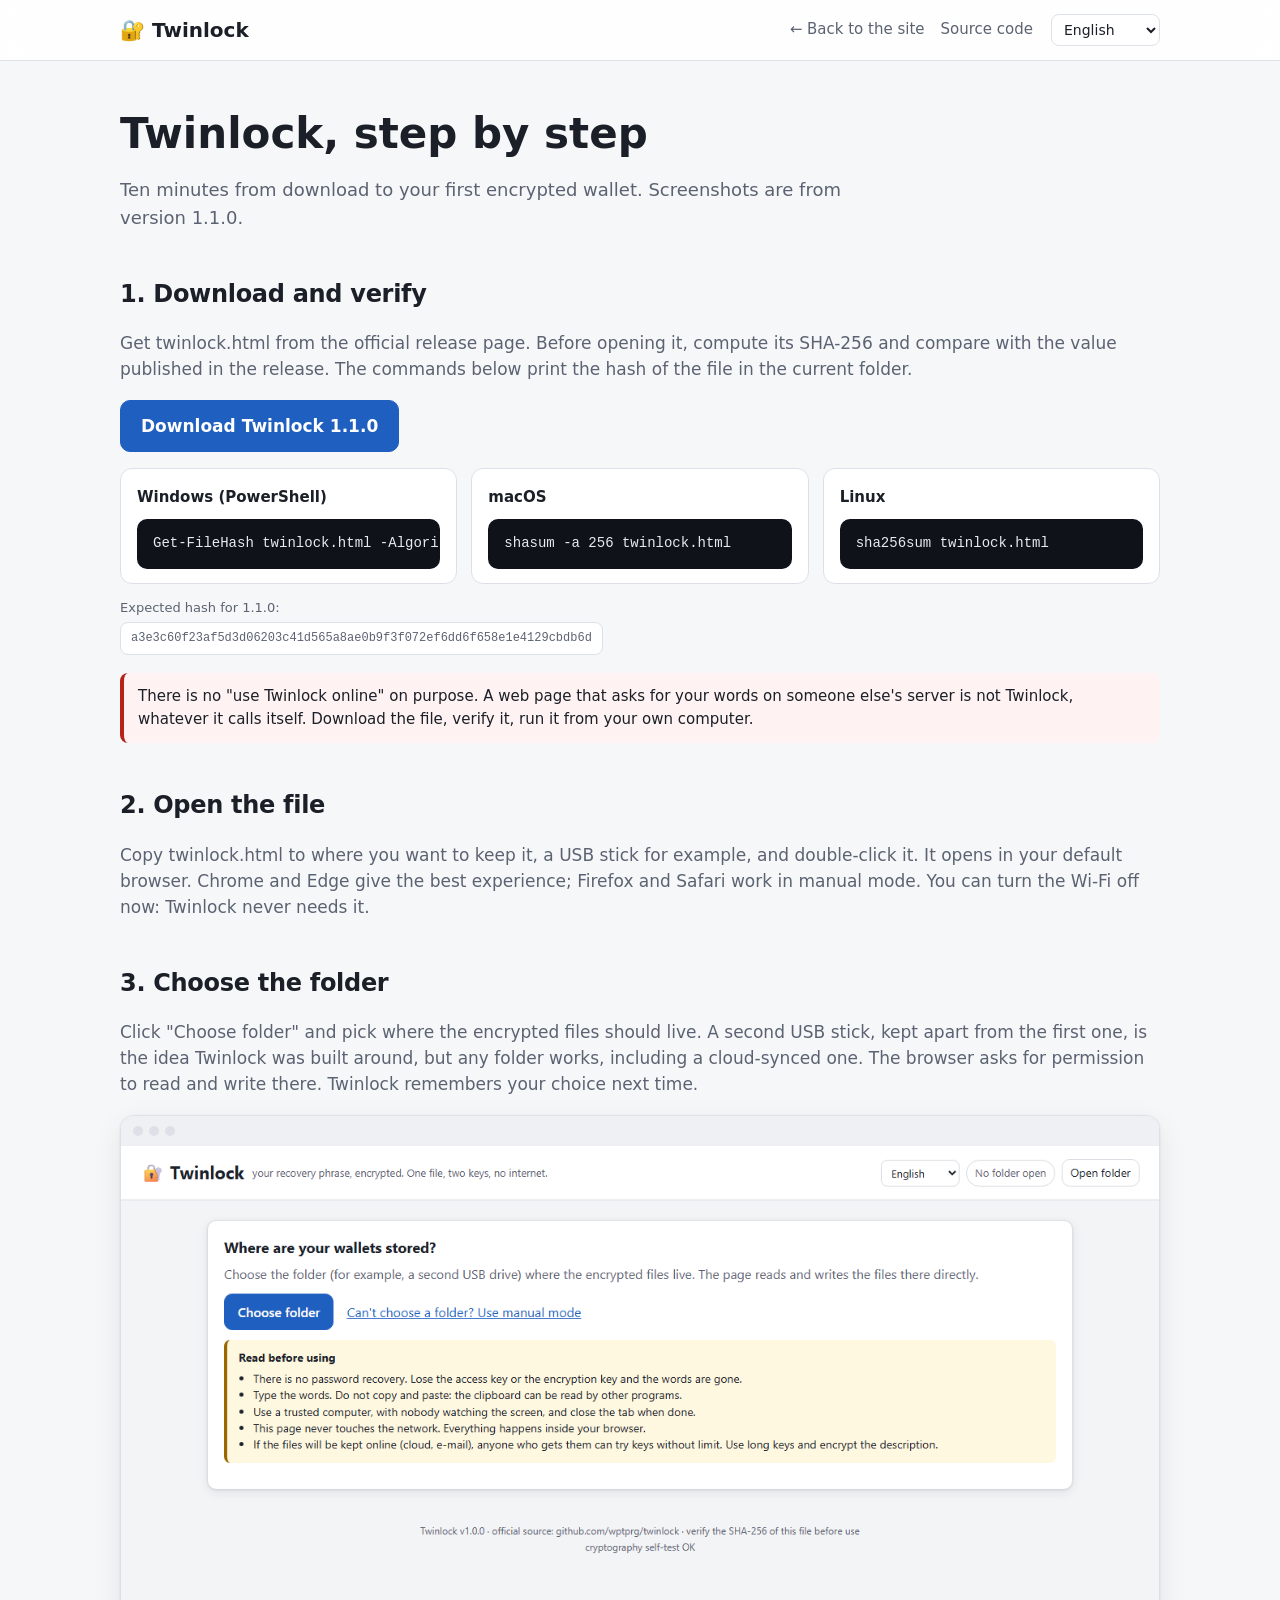
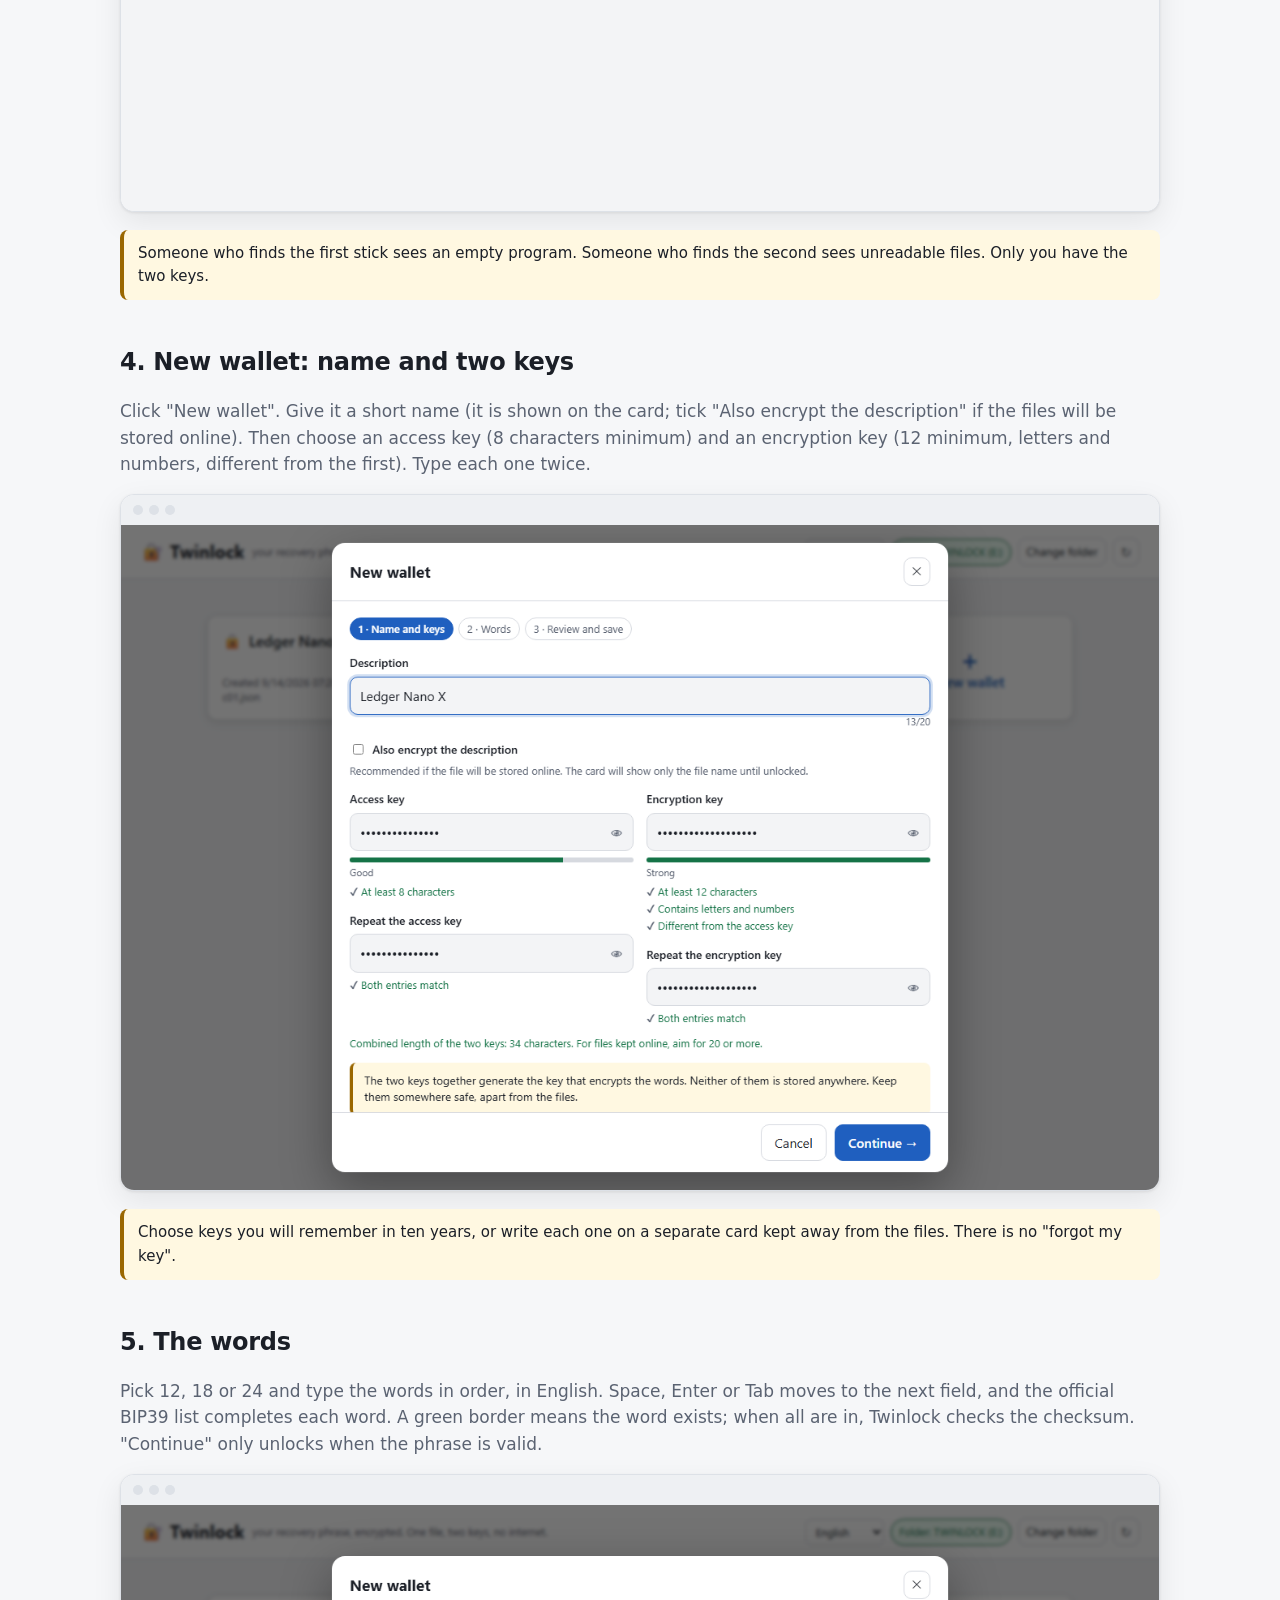
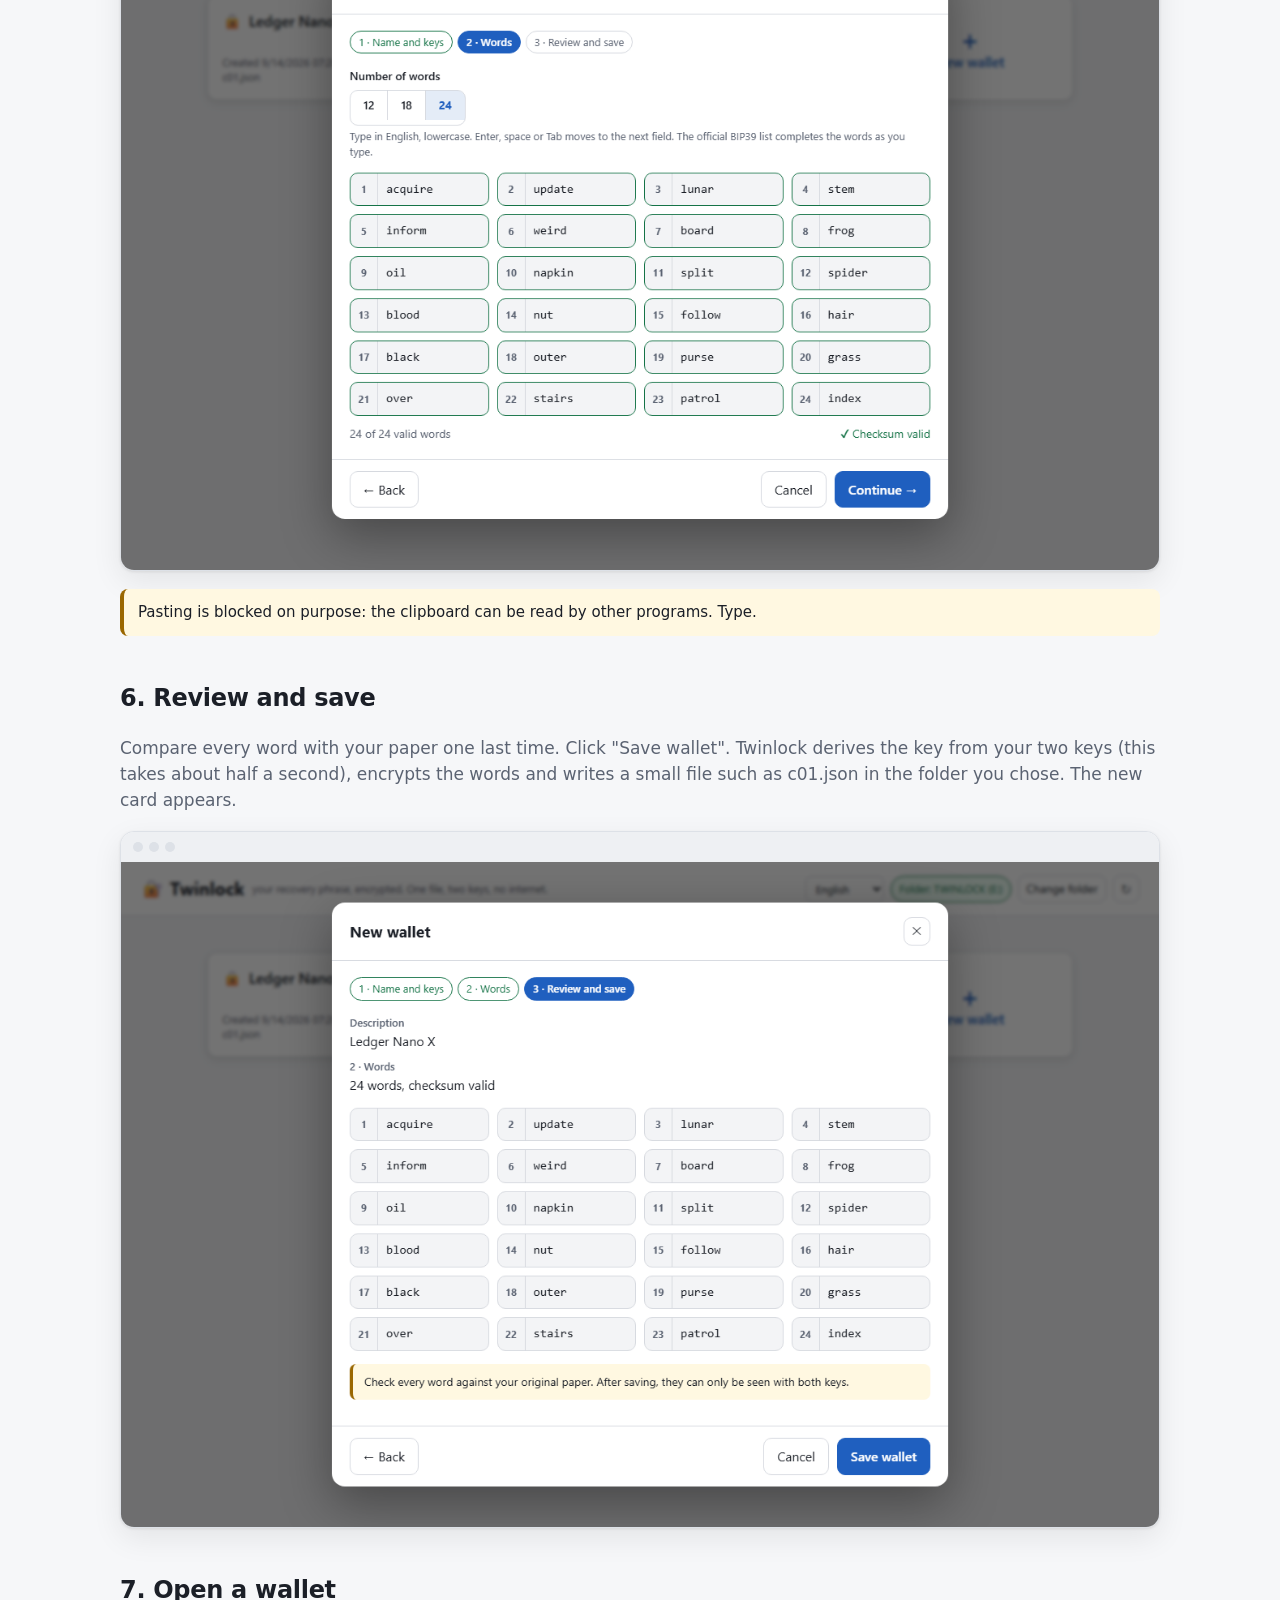
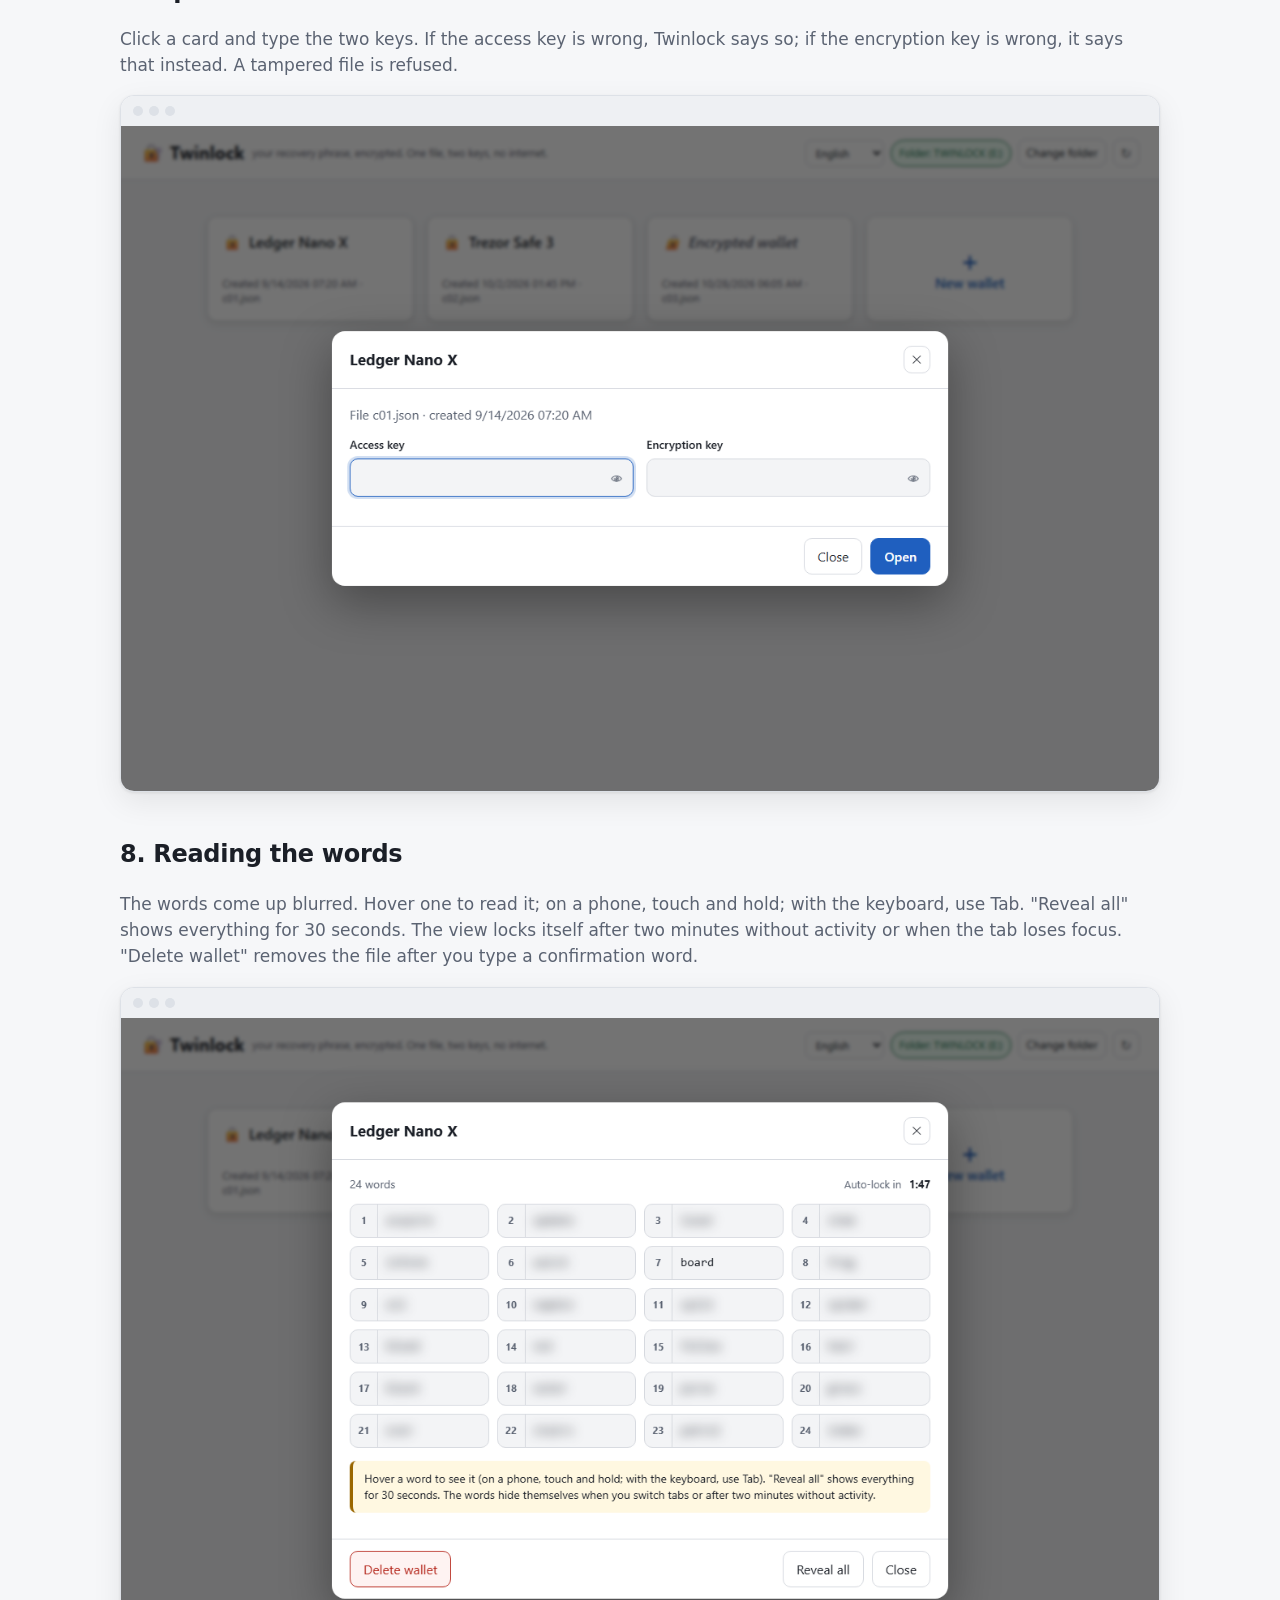
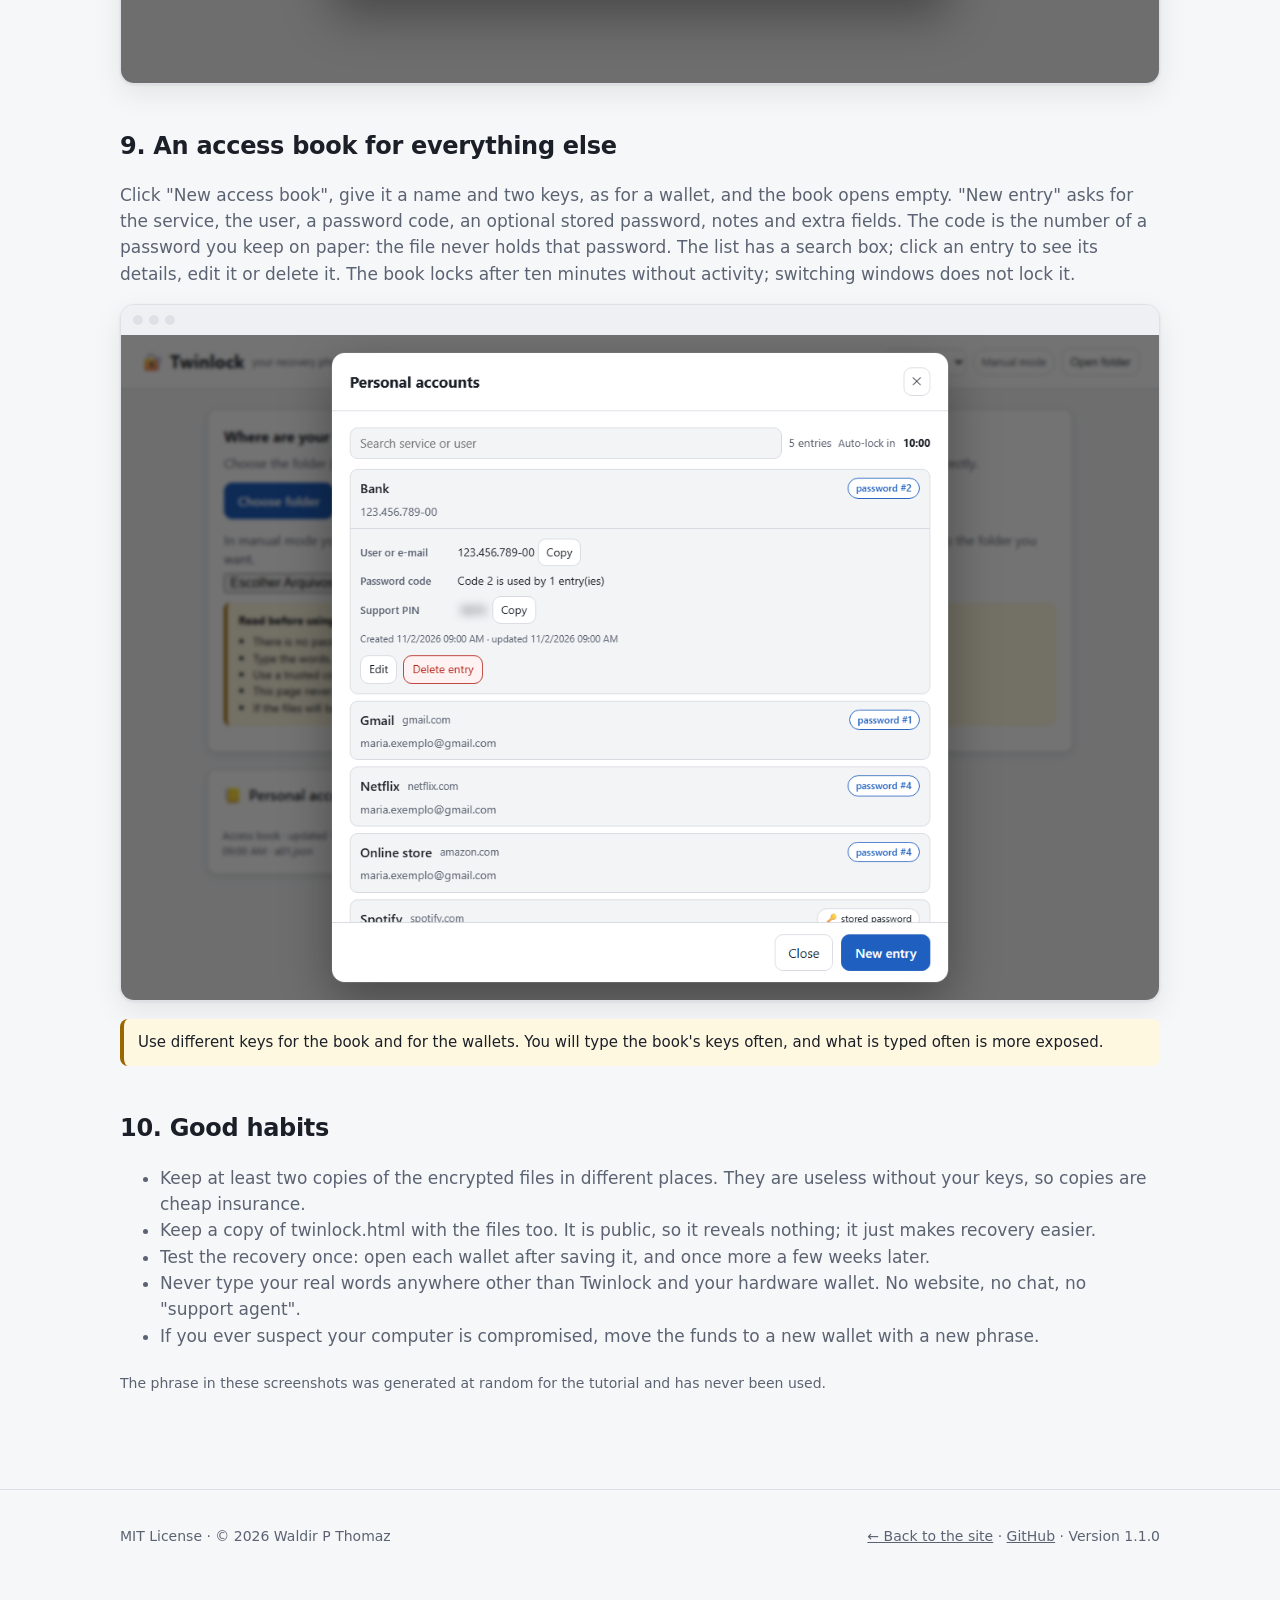
<file: docs/tutorial.html>
<!doctype html>
<html lang="en">
<head>
<meta charset="utf-8">
<meta name="viewport" content="width=device-width, initial-scale=1">
<meta http-equiv="Content-Security-Policy" content="default-src 'none'; script-src 'self'; style-src 'self' 'unsafe-inline'; img-src 'self' data:; connect-src 'none'; form-action 'none'; base-uri 'none'">
<meta name="referrer" content="no-referrer">
<meta name="description" content="Twinlock tutorial: download, verify, choose a folder, create and open an encrypted wallet and an access book, step by step.">
<title>Twinlock, step by step</title>
<link rel="canonical" href="https://wptprg.github.io/twinlock/tutorial.html">
<link rel="alternate" hreflang="x-default" href="https://wptprg.github.io/twinlock/tutorial.html">
<link rel="alternate" hreflang="en" href="https://wptprg.github.io/twinlock/tutorial.html?lang=en">
<link rel="alternate" hreflang="pt-BR" href="https://wptprg.github.io/twinlock/tutorial.html?lang=pt-BR">
<link rel="alternate" hreflang="es" href="https://wptprg.github.io/twinlock/tutorial.html?lang=es">
<meta property="og:type" content="article">
<meta property="og:site_name" content="Twinlock">
<meta property="og:title" content="Twinlock, step by step">
<meta property="og:description" content="Download, verify, choose a folder, create and open an encrypted wallet: the Twinlock tutorial with screenshots.">
<meta property="og:url" content="https://wptprg.github.io/twinlock/tutorial.html">
<meta property="og:image" content="https://wptprg.github.io/twinlock/img/open-en.png">
<meta property="og:image:width" content="1280">
<meta property="og:image:height" content="820">
<meta name="twitter:card" content="summary_large_image">
<meta name="twitter:title" content="Twinlock, step by step">
<meta name="twitter:description" content="The Twinlock tutorial with screenshots: download, verify, create and open an encrypted wallet.">
<meta name="twitter:image" content="https://wptprg.github.io/twinlock/img/open-en.png">
<link rel="stylesheet" href="site.css">
<link rel="icon" href="data:image/svg+xml,%3Csvg xmlns='http://www.w3.org/2000/svg' viewBox='0 0 100 100'%3E%3Ctext y='.9em' font-size='90'%3E%F0%9F%94%90%3C/text%3E%3C/svg%3E">
</head>
<body data-pagina="tutorial">

<nav class="topo">
  <div class="wrap">
    <a class="logo" href="index.html">🔐 Twinlock</a>
    <div class="links">
      <a href="index.html" data-i18n="tVoltar"></a>
      <a data-repo="" href="https://github.com/wptprg/twinlock" data-i18n="navCodigo"></a>
    </div>
    <select class="idioma" aria-label="Language">
      <option value="en">English</option>
      <option value="pt-BR">Português</option>
      <option value="es">Español</option>
    </select>
  </div>
</nav>

<main class="wrap tut" style="padding-top:40px;padding-bottom:60px;">
  <h1 data-i18n="tTitulo" style="font-size:clamp(30px,4vw,42px);margin:0 0 10px;"></h1>
  <p class="lead" data-i18n="tLead"></p>

  <div class="passo-t">
    <h2 data-i18n="t1T"></h2>
    <p data-i18n="t1P"></p>
    <div style="display:flex;gap:12px;flex-wrap:wrap;margin:12px 0 16px;">
      <a class="btn primario" data-download href="https://github.com/wptprg/twinlock/releases/latest" data-i18n="btnBaixar"></a>
    </div>
    <div class="os">
      <div><b data-i18n="verWin"></b><pre>Get-FileHash twinlock.html -Algorithm SHA256</pre></div>
      <div><b data-i18n="verMac"></b><pre>shasum -a 256 twinlock.html</pre></div>
      <div><b data-i18n="verLin"></b><pre>sha256sum twinlock.html</pre></div>
    </div>
    <div class="hash" style="margin-top:14px;"><span data-i18n="t1Ok"></span><br><code data-hash></code></div>
    <div class="perigo-box" data-i18n="verAviso"></div>
  </div>

  <div class="passo-t">
    <h2 data-i18n="t2T"></h2>
    <p data-i18n="t2P"></p>
  </div>

  <div class="passo-t">
    <h2 data-i18n="t3T"></h2>
    <p data-i18n="t3P"></p>
    <div class="moldura"><div class="barra"><i></i><i></i><i></i></div><img data-shot="home" alt="Step 3: choosing the folder" width="1280" height="820"></div>
    <div class="aviso" data-i18n="t3Dica"></div>
  </div>

  <div class="passo-t">
    <h2 data-i18n="t4T"></h2>
    <p data-i18n="t4P"></p>
    <div class="moldura"><div class="barra"><i></i><i></i><i></i></div><img data-shot="new1" alt="Step 4: name and keys" width="1280" height="820"></div>
    <div class="aviso" data-i18n="t4Dica"></div>
  </div>

  <div class="passo-t">
    <h2 data-i18n="t5T"></h2>
    <p data-i18n="t5P"></p>
    <div class="moldura"><div class="barra"><i></i><i></i><i></i></div><img data-shot="new2" alt="Step 5: the words" width="1280" height="820"></div>
    <div class="aviso" data-i18n="t5Dica"></div>
  </div>

  <div class="passo-t">
    <h2 data-i18n="t6T"></h2>
    <p data-i18n="t6P"></p>
    <div class="moldura"><div class="barra"><i></i><i></i><i></i></div><img data-shot="new3" alt="Step 6: review and save" width="1280" height="820"></div>
  </div>

  <div class="passo-t">
    <h2 data-i18n="t7T"></h2>
    <p data-i18n="t7P"></p>
    <div class="moldura"><div class="barra"><i></i><i></i><i></i></div><img data-shot="keys" alt="Step 7: the two keys" width="1280" height="820"></div>
  </div>

  <div class="passo-t">
    <h2 data-i18n="t8T"></h2>
    <p data-i18n="t8P"></p>
    <div class="moldura"><div class="barra"><i></i><i></i><i></i></div><img data-shot="open" alt="Step 8: reading the words" width="1280" height="820"></div>
  </div>

  <div class="passo-t">
    <h2 data-i18n="t9T"></h2>
    <p data-i18n="t9P"></p>
    <div class="moldura"><div class="barra"><i></i><i></i><i></i></div><img data-shot="book" alt="Step 9: an access book, unlocked" width="1280" height="820"></div>
    <div class="aviso" data-i18n="t9Dica"></div>
  </div>

  <div class="passo-t">
    <h2 data-i18n="t10T"></h2>
    <ul>
      <li data-i18n="t10L1"></li>
      <li data-i18n="t10L2"></li>
      <li data-i18n="t10L3"></li>
      <li data-i18n="t10L4"></li>
      <li data-i18n="t10L5"></li>
    </ul>
    <p style="font-size:14px;color:var(--texto-2);margin-top:24px;" data-i18n="tNota"></p>
  </div>
</main>

<footer>
  <div class="wrap">
    <span data-i18n="rodLic"></span>
    <span><a href="index.html" data-i18n="tVoltar"></a> · <a data-repo="" href="https://github.com/wptprg/twinlock">GitHub</a> · <span data-i18n="rodVersao"></span></span>
  </div>
</footer>

<script src="site.js"></script>
</body>
</html>
</file>
<file: docs/site.css>
:root {
  --fundo: #f6f7f9;
  --superficie: #ffffff;
  --borda: #dde1e7;
  --texto: #1b1f27;
  --texto-2: #5b6372;
  --primaria: #1f5fbf;
  --primaria-escura: #174a97;
  --primaria-texto: #ffffff;
  --ok: #157347;
  --ok-fundo: #ecfdf3;
  --perigo: #b42318;
  --perigo-fundo: #fef3f2;
  --aviso: #9a6700;
  --aviso-fundo: #fff8e1;
  --escuro: #0f1218;
  --sombra: 0 1px 3px rgba(0,0,0,.08), 0 10px 30px rgba(0,0,0,.08);
  --raio: 14px;
  --mono: ui-monospace, Consolas, "SF Mono", Menlo, monospace;
}
@media (prefers-color-scheme: dark) {
  :root {
    --fundo: #0f1218;
    --superficie: #181c25;
    --borda: #2b313d;
    --texto: #e7eaf0;
    --texto-2: #9aa3b2;
    --primaria: #5b96f0;
    --primaria-escura: #7eadf5;
    --primaria-texto: #0b1220;
    --ok: #6fcf97;
    --ok-fundo: #142a1e;
    --perigo: #f28b82;
    --perigo-fundo: #2a1716;
    --aviso: #f2c14e;
    --aviso-fundo: #2b2410;
    --escuro: #05070a;
    --sombra: 0 1px 3px rgba(0,0,0,.5), 0 10px 30px rgba(0,0,0,.4);
  }
}
* { box-sizing: border-box; }
html { scroll-behavior: smooth; }
body { margin: 0; background: var(--fundo); color: var(--texto); font: 17px/1.55 system-ui, -apple-system, "Segoe UI", Roboto, sans-serif; }
a { color: var(--primaria); }
img { max-width: 100%; height: auto; display: block; }
code, pre { font-family: var(--mono); }
pre { background: var(--escuro); color: #e7eaf0; padding: 14px 16px; border-radius: 10px; overflow-x: auto; font-size: 14px; margin: 10px 0 0; }
.wrap { max-width: 1080px; margin: 0 auto; padding: 0 20px; }
[hidden] { display: none !important; }

/* nav */
nav.topo { position: sticky; top: 0; z-index: 10; background: color-mix(in srgb, var(--superficie) 88%, transparent); backdrop-filter: blur(8px); border-bottom: 1px solid var(--borda); }
nav.topo .wrap { display: flex; align-items: center; gap: 18px; min-height: 60px; flex-wrap: wrap; padding-top: 6px; padding-bottom: 6px; }
nav.topo .logo { font-weight: 700; font-size: 20px; text-decoration: none; color: var(--texto); display: flex; gap: 8px; align-items: center; }
nav.topo .links { display: flex; gap: 16px; flex-wrap: wrap; margin-left: auto; font-size: 15px; }
nav.topo .links a { color: var(--texto-2); text-decoration: none; }
nav.topo .links a:hover { color: var(--texto); }
select.idioma { padding: 6px 8px; border-radius: 8px; border: 1px solid var(--borda); background: var(--superficie); color: var(--texto); font: inherit; font-size: 14px; }

/* buttons */
.btn { display: inline-flex; align-items: center; justify-content: center; gap: 8px; padding: 12px 20px; border-radius: 10px; border: 1px solid var(--borda); background: var(--superficie); color: var(--texto); text-decoration: none; font-weight: 600; cursor: pointer; transition: filter .15s, transform .05s; }
.btn:hover { filter: brightness(.96); }
.btn:active { transform: translateY(1px); }
.btn.primario { background: var(--primaria); border-color: var(--primaria); color: var(--primaria-texto); }
.btn.grande { padding: 15px 26px; font-size: 18px; }

/* hero */
.hero { padding: 64px 0 40px; }
.hero .grade { display: grid; grid-template-columns: 1.05fr 1fr; gap: 40px; align-items: center; }
.hero h1 { font-size: clamp(34px, 5vw, 52px); line-height: 1.1; margin: 0 0 14px; letter-spacing: -.5px; }
.hero h1 span { color: var(--primaria); }
.hero .sub { font-size: 20px; color: var(--texto-2); margin: 0 0 26px; }
.hero .acoes { display: flex; gap: 12px; flex-wrap: wrap; align-items: center; }
.hash { margin-top: 18px; font-size: 13px; color: var(--texto-2); }
.hash code { display: inline-block; background: var(--superficie); border: 1px solid var(--borda); padding: 6px 10px; border-radius: 8px; word-break: break-all; margin-top: 4px; font-size: 12px; }
.moldura { background: var(--superficie); border: 1px solid var(--borda); border-radius: var(--raio); box-shadow: var(--sombra); overflow: hidden; }
.moldura .barra { height: 30px; background: color-mix(in srgb, var(--borda) 50%, var(--superficie)); display: flex; align-items: center; gap: 6px; padding: 0 12px; }
.moldura .barra i { width: 10px; height: 10px; border-radius: 50%; background: var(--borda); display: block; }
.moldura img { width: 100%; }

/* sections */
section { padding: 56px 0; }
section.alt { background: var(--superficie); border-top: 1px solid var(--borda); border-bottom: 1px solid var(--borda); }
h2 { font-size: clamp(26px, 3.4vw, 34px); margin: 0 0 10px; letter-spacing: -.3px; }
.lead { color: var(--texto-2); font-size: 18px; margin: 0 0 32px; max-width: 760px; }
.cartoes { display: grid; grid-template-columns: repeat(auto-fit, minmax(260px, 1fr)); gap: 18px; }
.cartao { background: var(--superficie); border: 1px solid var(--borda); border-radius: var(--raio); padding: 22px; }
section.alt .cartao { background: var(--fundo); }
.cartao h3 { margin: 0 0 8px; font-size: 18px; }
.cartao p { margin: 0; color: var(--texto-2); font-size: 15px; }
.cartao .ico { font-size: 28px; margin-bottom: 10px; }

/* steps */
.passo { display: grid; grid-template-columns: 1fr 1.3fr; gap: 32px; align-items: center; padding: 28px 0; border-top: 1px solid var(--borda); }
.passo:first-of-type { border-top: none; }
.passo:nth-of-type(even) .texto { order: 2; }
.passo .num { display: inline-flex; width: 34px; height: 34px; border-radius: 50%; background: var(--primaria); color: var(--primaria-texto); align-items: center; justify-content: center; font-weight: 700; margin-bottom: 10px; }
.passo h3 { margin: 0 0 8px; font-size: 22px; }
.passo p { margin: 0; color: var(--texto-2); }

/* security */
.duas { display: grid; grid-template-columns: 1fr 1fr; gap: 18px; }
.lista { background: var(--superficie); border: 1px solid var(--borda); border-radius: var(--raio); padding: 22px; }
.lista.ok { border-color: var(--ok); }
.lista.nao { border-color: var(--perigo); }
.lista h3 { margin: 0 0 10px; font-size: 18px; }
.lista.ok h3 { color: var(--ok); }
.lista.nao h3 { color: var(--perigo); }
.lista ul { margin: 0; padding-left: 20px; color: var(--texto-2); font-size: 15px; display: grid; gap: 6px; }
.fatos { display: grid; grid-template-columns: repeat(auto-fit, minmax(200px, 1fr)); gap: 14px; margin-top: 22px; }
.fato { border: 1px solid var(--borda); border-radius: 12px; padding: 14px 16px; background: var(--superficie); }
.fato b { display: block; font-size: 15px; }
.fato span { color: var(--texto-2); font-size: 14px; }

/* verify */
.os { display: grid; grid-template-columns: repeat(auto-fit, minmax(260px, 1fr)); gap: 14px; }
.os div { background: var(--superficie); border: 1px solid var(--borda); border-radius: 12px; padding: 14px 16px; }
.os b { font-size: 15px; }
.aviso { border-left: 4px solid var(--aviso); background: var(--aviso-fundo); padding: 12px 14px; border-radius: 8px; margin: 18px 0 0; font-size: 15px; }
.perigo-box { border-left: 4px solid var(--perigo); background: var(--perigo-fundo); padding: 12px 14px; border-radius: 8px; margin: 18px 0 0; font-size: 15px; }

/* faq */
details { background: var(--superficie); border: 1px solid var(--borda); border-radius: 12px; padding: 14px 18px; margin-bottom: 10px; }
summary { cursor: pointer; font-weight: 600; }
details p { margin: 10px 0 0; color: var(--texto-2); font-size: 15px; }

/* footer */
footer { padding: 36px 0 60px; color: var(--texto-2); font-size: 14px; border-top: 1px solid var(--borda); }
footer .wrap { display: flex; gap: 18px; flex-wrap: wrap; justify-content: space-between; }
footer a { color: var(--texto-2); }

/* tutorial */
.tut h2 { font-size: 24px; margin-top: 44px; }
.tut .passo-t { margin: 20px 0 34px; }
.tut .passo-t p { color: var(--texto-2); }
.tut ol, .tut ul { color: var(--texto-2); }
.tut .moldura { margin-top: 14px; }

@media (max-width: 820px) {
  .hero { padding: 40px 0 24px; }
  .hero .grade, .passo, .duas { grid-template-columns: 1fr; }
  .passo:nth-of-type(even) .texto { order: 0; }
  section { padding: 40px 0; }
}

/* donations */
.doacoes { display: grid; grid-template-columns: repeat(auto-fit, minmax(280px, 1fr)); gap: 18px; max-width: 760px; }
.doacao { background: var(--superficie); border: 1px solid var(--borda); border-radius: var(--raio); padding: 22px; display: flex; flex-direction: column; align-items: center; gap: 12px; text-align: center; }
.doacao h3 { margin: 0; font-size: 18px; }
.doacao img { width: 160px; height: 160px; background: #fff; padding: 8px; border-radius: 10px; border: 1px solid var(--borda); }
.doacao code { font-size: 12px; word-break: break-all; background: var(--fundo); border: 1px solid var(--borda); padding: 8px 10px; border-radius: 8px; user-select: all; }
.doacao .copiar { padding: 8px 14px; font-size: 14px; }

/* gpg */
.gpg { margin-top: 18px; background: var(--fundo); border: 1px solid var(--borda); border-radius: 12px; padding: 16px 18px; font-size: 15px; }
.gpg h3 { margin: 0 0 6px; font-size: 17px; }
.gpg p { margin: 6px 0; color: var(--texto-2); }
.gpg .fp { display: inline-block; background: var(--superficie); border: 1px solid var(--borda); padding: 6px 10px; border-radius: 8px; font-size: 13px; letter-spacing: .5px; margin: 4px 0 8px; }
</file>
